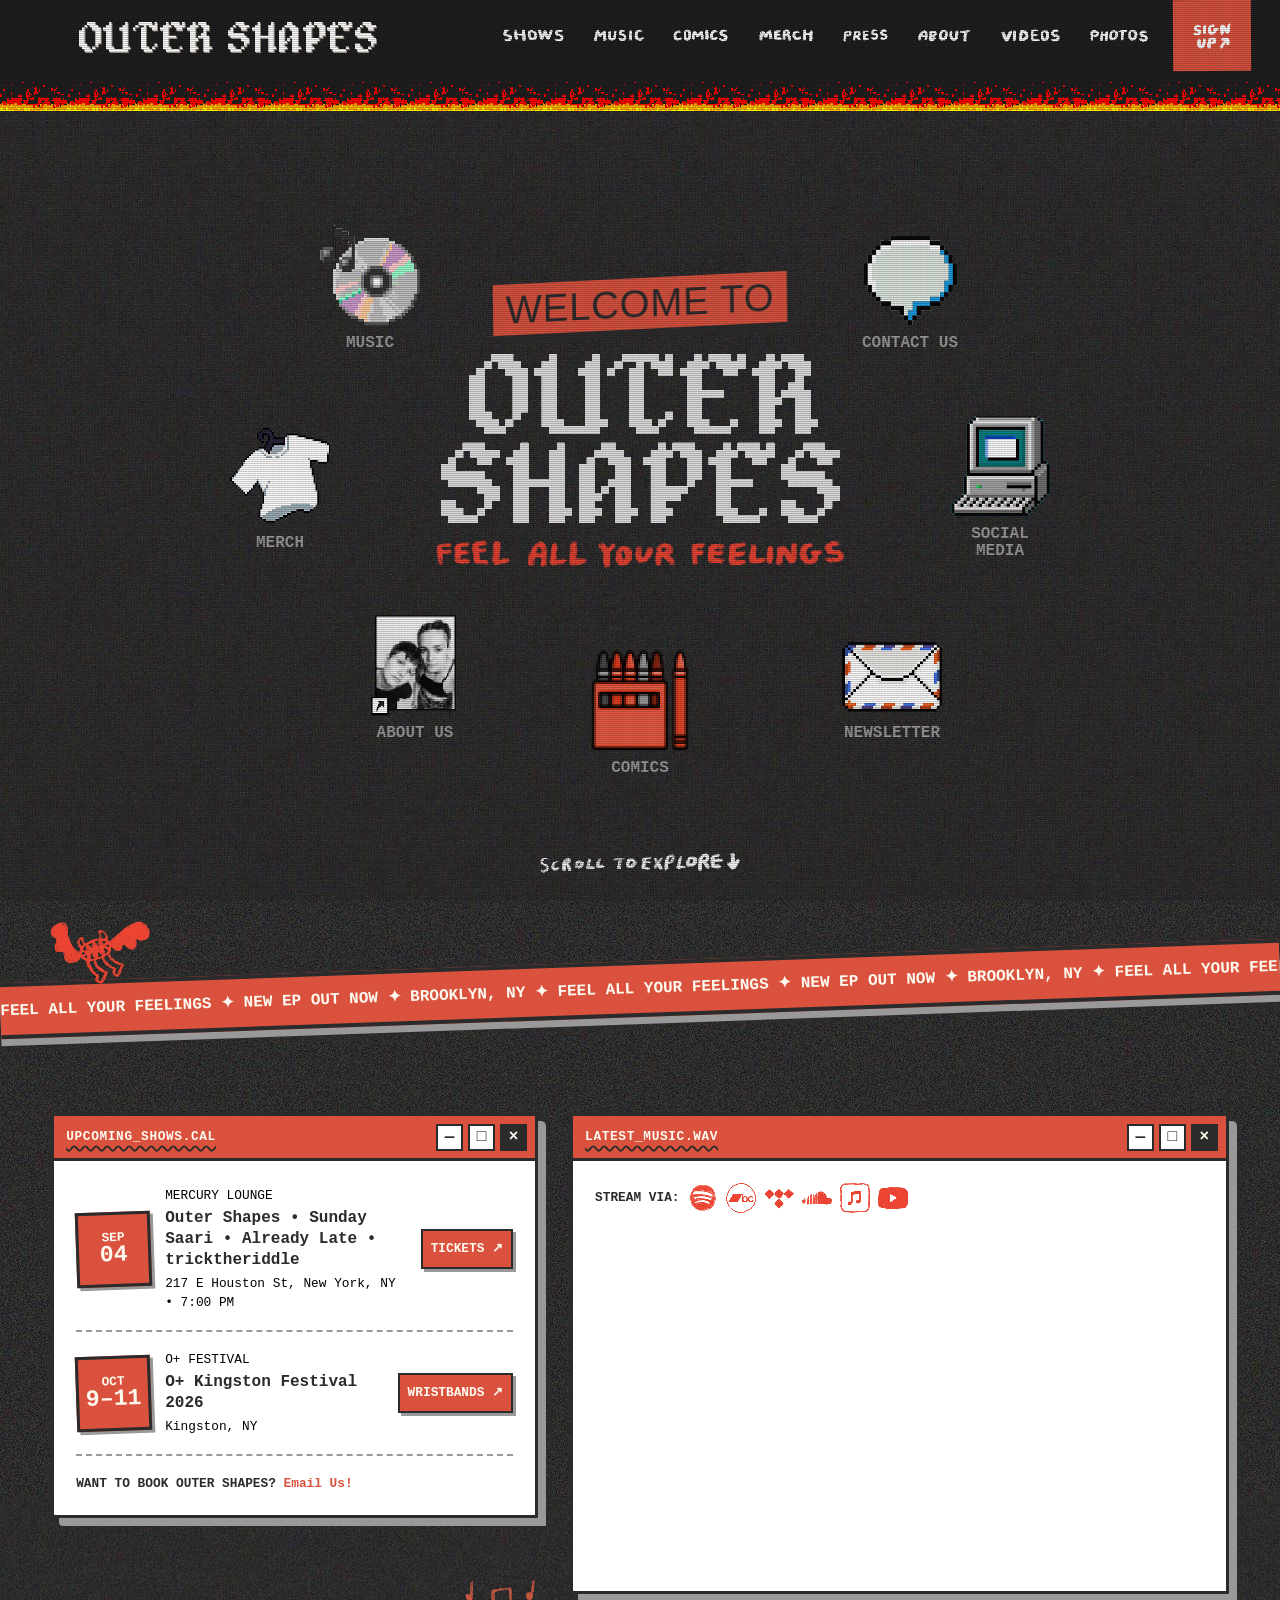
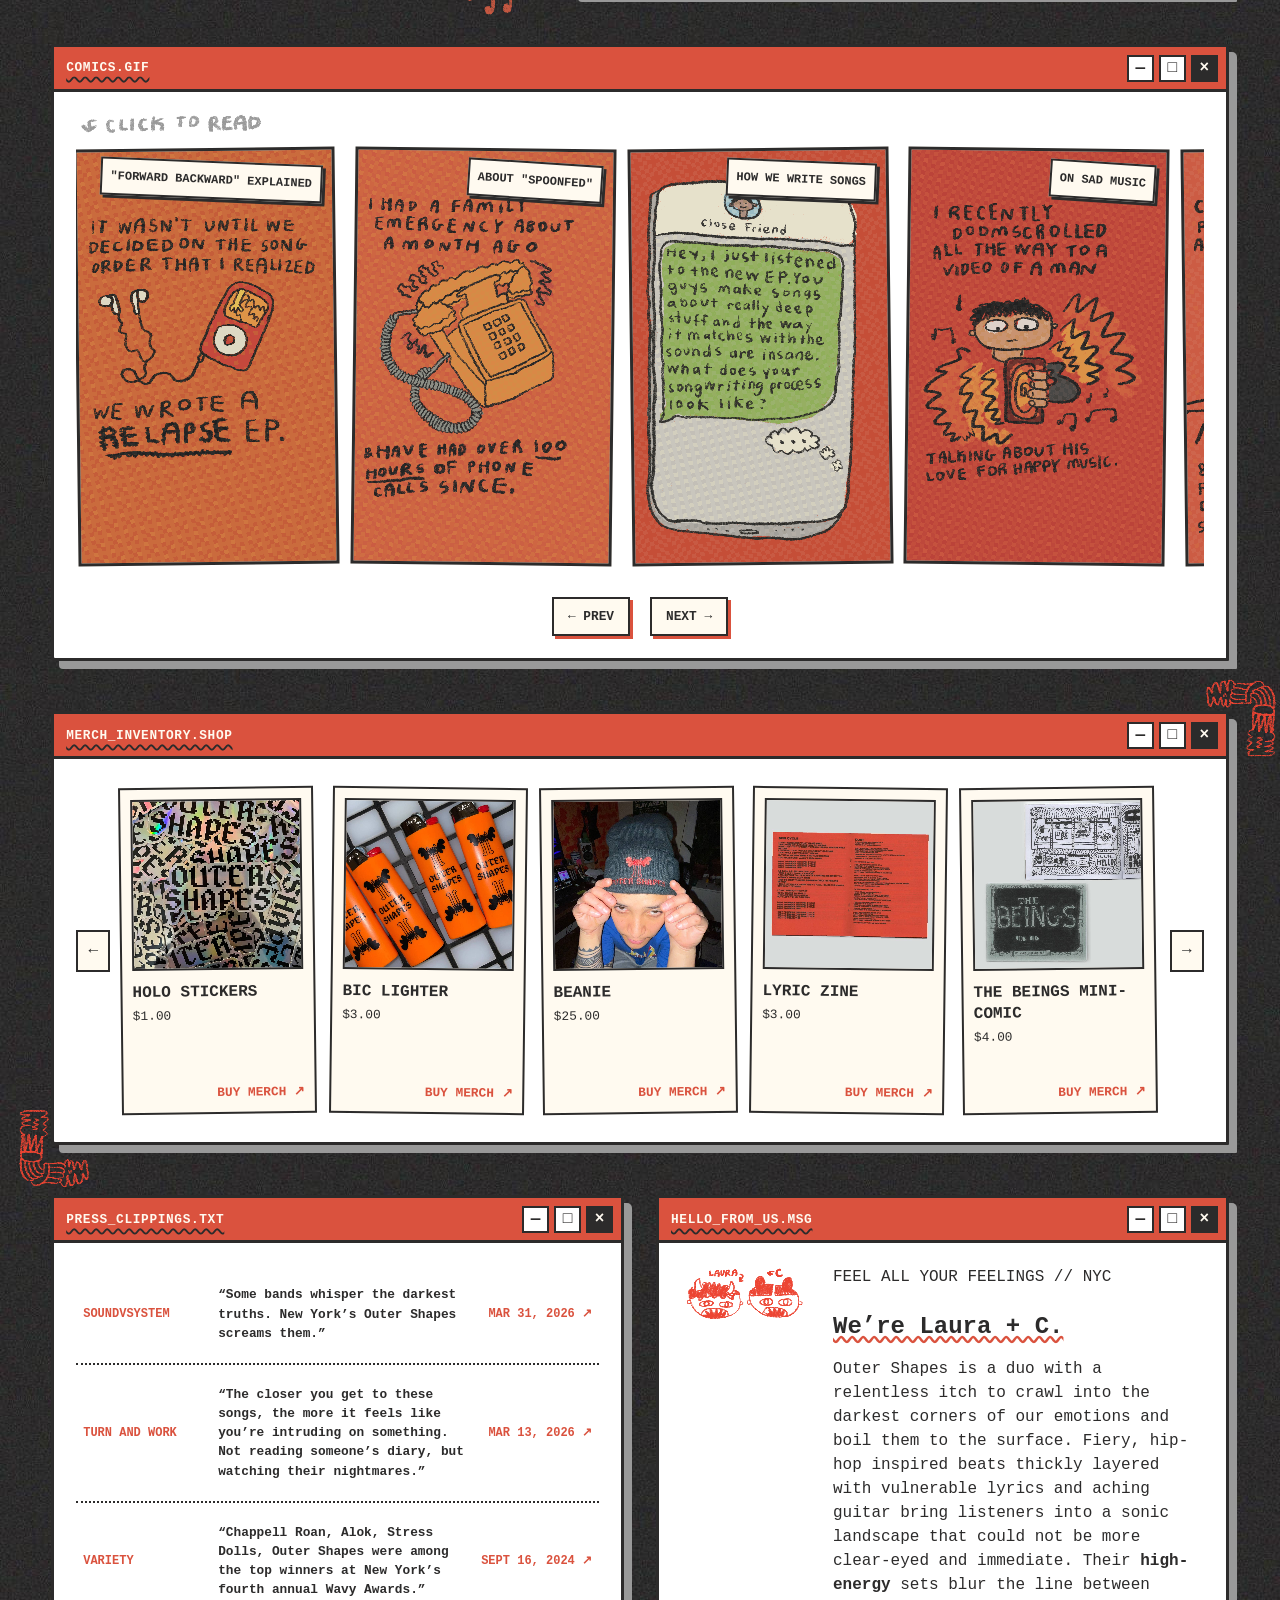
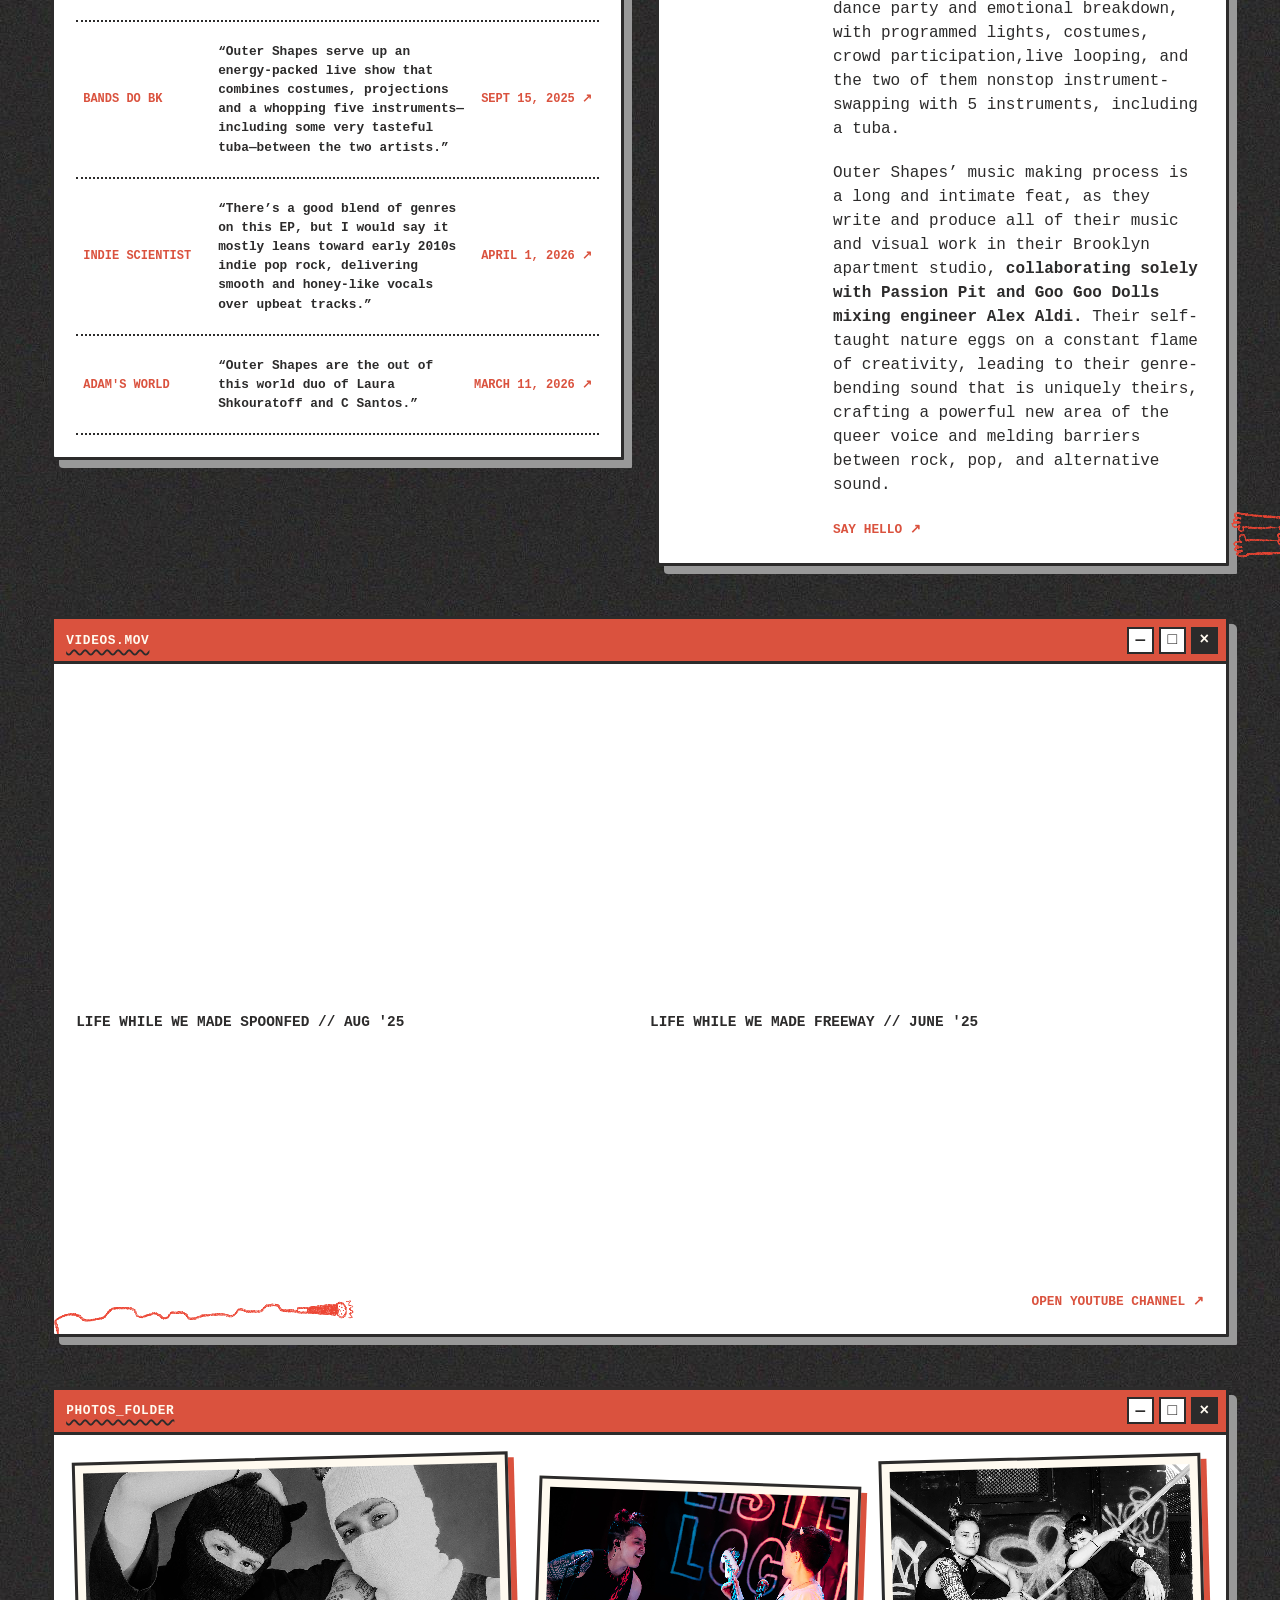
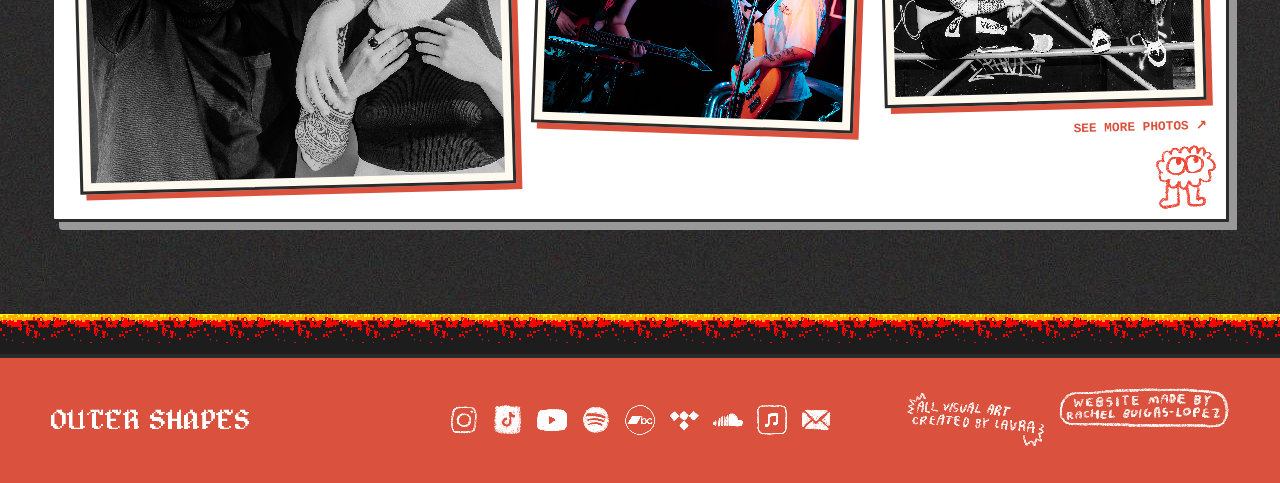
<file: index.html>
<!DOCTYPE html>
<html lang="en">

<head>
    <meta charSet="utf-8" />
    <meta name="viewport" content="width=device-width, initial-scale=1" />
    <link rel="stylesheet" href="./_next/static/css/index.4u6eTqUD.css" data-precedence="vite-rsc/importer-resources" />
    <title>Outer Shapes — Feel All Your Feelings</title>
    <meta name="description" content="Outer Shapes is an independent alt queer duo from Brooklyn, NY. Listen, see upcoming shows, explore art, videos, merch, and more." />
    <meta property="og:title" content="Outer Shapes — Feel All Your Feelings" />
    <meta property="og:description" content="New music, upcoming shows, art, videos, merch, and more from Outer Shapes." />
    <meta property="og:type" content="website" />
    <meta property="og:image" content="https://outershapes.com/og.jpg" />
    <meta property="og:image:width" content="1200" />
    <meta property="og:image:height" content="630" />
    <meta property="og:image:alt" content="Outer Shapes — Feel All Your Feelings" />
    <meta name="twitter:card" content="summary_large_image" />
    <meta name="twitter:title" content="Outer Shapes — Feel All Your Feelings" />
    <meta name="twitter:description" content="New music, upcoming shows, art, videos, merch, and more from Outer Shapes." />
    <meta name="twitter:image" content="https://outershapes.com/og.png" />
    <link rel="shortcut icon" href="./favicon.svg" />
    <link rel="icon" href="./favicon.svg" />
</head>

<body class="outershapes">
    <header class="site-header"><a class="brand" href="index.html"><img src="./brand/outer-shapes-logo.png" alt="Outer Shapes" /></a><button class="menu-button" type="button" aria-expanded="false" aria-controls="main-nav">
            MENU +
        </button>
        <nav id="main-nav">
            <a href="index.html#shows"><img class="menu-name" src="./brand/menu-shows.png" alt="Shows" />
            </a>
            <a href="index.html#music"><img class="menu-name" src="./brand/menu-music.png" alt="Music" /></a>
            <a href="index.html#comics"><img class="menu-name" src="./brand/menu-comics.png" alt="Comics" /></a>
            <a href="index.html#merch"><img class="menu-name" src="./brand/menu-merch.png" alt="Merch" /></a>
            <a href="index.html#press"><img class="menu-name" src="./brand/menu-press.png" alt="Press" /></a>
            <a href="index.html#about"><img class="menu-name" src="./brand/menu-about.png" alt="About" /></a>
            <a href="index.html#vlogs"><img class="menu-name" src="./brand/menu-videos.png" alt="Videos" /></a>
            <a href="index.html#photos"><img class="menu-name" src="./brand/menu-photos.png" alt="Photos" /></a>
            <a class="nav-signup" href="https://docs.google.com/forms/d/e/1FAIpQLSfVLvsaJmT2BF8VPXH4Ynfw4KUy13fuYPJTfwXjbSOUgd7GXw/viewform?usp=send_form" target="_blank" rel="noreferrer"><img class="menu-sign-up" src="./brand/sign-up.png" alt="Sign Up" /></a></nav>
    </header>
    <div class="fire-divider" aria-hidden="true"></div>
    <div class="header">
        <main class="landing-page">
            <section class="hero">
                <a class="icon icon-1" href="#music">
                    <img class="icons" src="./brand/music.png" alt="Music" />
                    <span>Music</span>
                </a>
                <a class="icon icon-2" href="#merch">
                    <img class="icons" src="./brand/merch.png" alt="Music" />
                    <span>Merch</span>
                </a>
                <a class="icon icon-3" href="#about">
                    <img class="icons" src="./brand/photos.png" alt="Music" />
                    <span>About Us</span>
                </a>
                <a class="icon icon-4" href="#comics">
                    <img class="icons" src="./brand/comics.png" alt="Music" />
                    <span>Comics</span>
                </a>
                <a class="icon icon-5" target="_bank" href="https://docs.google.com/forms/d/e/1FAIpQLSfVLvsaJmT2BF8VPXH4Ynfw4KUy13fuYPJTfwXjbSOUgd7GXw/viewform">
                    <img class="icons" src="./brand/email.png" alt="Music" />
                    <span>Newsletter</span>
                </a>
                <a class="icon icon-6" target="_bank" href="https://linktr.ee/outershapes">
                    <img class="icons" src="./brand/social.png" alt="Music" />
                    <span>Social Media</span>
                </a>
                <a class="icon icon-7" href="mailto:outershapesmusic@gmail.com">
                    <img class="icons" src="./brand/contact.png" alt="Music" />
                    <span>Contact Us</span>
                </a>
                <div class="center-logo">
                    <h1><span>WELCOME TO</span></h1>
                    <img src="./brand/Outer-Shapes-tall-logo.png" alt="Outer Shapes" />
                    <img src="./brand/feel-all-your-feelings.png" alt="Feel All Your Feelings" />
                </div>
            </section>
            <a href="#music" class="scroll-cue"><img src="./brand/scroll-to-explore.png" width="200" alt="Scroll to Explore" /></a>
        </main>
    </div>
    <!--<section id="home" class="hero">
            <div class="hero-copy">
                <center>
                    <h1><span>WELCOME TO</span></h1>
                    <img class="logo" src="./brand/Outer-Shapes-tall-logo.png" alt="Outer Shapes" />
                    <div class="icon-container">
                        <div><a target="_blank" href="mailto:outershapesmusic@gmail.com"><img class="icons" id="icon-contact" src="./brand/contact.png" alt="Contact" /></a></div>
                        <div><a target="_blank" href="https://docs.google.com/forms/d/e/1FAIpQLSfVLvsaJmT2BF8VPXH4Ynfw4KUy13fuYPJTfwXjbSOUgd7GXw/viewform?usp=send_form"><img class="icons" id="icon-email" src="./brand/email.png" alt="Newsletter" /></div>
                        <div><a href="#merch"><img class="icons" id="icon-merch" src="./brand/merch.png" alt="Merch" /></div>
                        <div><a href="#music"><img class="icons" id="icon-music" src="./brand/music.png" alt="Music" /></div>
                        <div><a href="#blog"><img class="icons" id="icon-social" src="./brand/social.png" alt="Blog" /></div>
                        <div><a href="#photos"><img class="icons" id="icon-photos" src="./brand/photos.png" alt="Photos" /></div>
                    </div>
                </center>
            </div>
            <a href="#music" class="scroll-cue">SCROLL TO EXPLORE ↓</a>
        </section>-->
    <div clas="illustration-wrapper">
        <img class="illustration" id="devil-fly" src="./brand/devil-fly.png">
    </div>
    <a href="https://linktr.ee/outershapes" target="_blank">
        <div class="running-line-wrapper">
            <div class="running-line">
                <span>FEEL ALL YOUR FEELINGS ✦ NEW EP OUT NOW ✦ BROOKLYN, NY ✦ FEEL ALL YOUR FEELINGS ✦ NEW EP OUT NOW ✦ BROOKLYN, NY ✦</span>
                <span>FEEL ALL YOUR FEELINGS ✦ NEW EP OUT NOW ✦ BROOKLYN, NY ✦ FEEL ALL YOUR FEELINGS ✦ NEW EP OUT NOW ✦ BROOKLYN, NY ✦</span>
                <span>FEEL ALL YOUR FEELINGS ✦ NEW EP OUT NOW ✦ BROOKLYN, NY ✦ FEEL ALL YOUR FEELINGS ✦ NEW EP OUT NOW ✦ BROOKLYN, NY ✦</span>
            </div>
        </div>
    </a>
    <div class="desktop">
        <div class="home-grid">
            <section id="shows" class="pixel-window shows-window">
                <div class="window-bar">
                    <h2>UPCOMING_SHOWS.CAL</h2>
                    <div class="window-controls" aria-hidden="true"><span>—</span><span>□</span><span>×</span></div>
                </div>
                <div class="window-body">
                    <div class="show-list">
                        <article class="show-row">
                            <div class="show-date"><b>SEP</b><strong>04</strong></div>
                            <div>
                                <p>MERCURY LOUNGE</p>
                                <h3>Outer Shapes • Sunday Saari • Already Late • tricktheriddle</h3>
                                <p>217 E Houston St, New York, NY • 7:00 PM</p>
                            </div><a href="https://www.ticketmaster.com/outer-shapes-sunday-saari-already-late-new-york-new-york-09-04-2026/event/00006503C8183D90" target="_blank" rel="noreferrer" aria-label="Tickets for MERCURY LOUNGE">TICKETS ↗</a>
                        </article>
                        <article class="show-row">
                            <div class="show-date"><b>OCT</b><strong>9–11</strong></div>
                            <div>
                                <p>O+ FESTIVAL</p>
                                <h3>O+ Kingston Festival 2026</h3>
                                <p>Kingston, NY</p>
                            </div><a href="https://opositivefestival.org/wristbands/" target="_blank" rel="noreferrer" aria-label="Tickets for MERCURY LOUNGE">WRISTBANDS ↗</a>
                        </article>
                    </div>
                    <p class="booking-note">WANT TO BOOK OUTER SHAPES? <a href="mailto:outershapesmusic@gmail.com">Email Us!</a></p>
                </div>
                <div clas="illustration-wrapper">
                    <img class="illustration" id="music-notes" src="./brand/music-notes.png">
                </div>
            </section>
            <section id="music" class="pixel-window music-window">
                <div class="window-bar">
                    <h2>LATEST_MUSIC.WAV</h2>
                    <div class="window-controls" aria-hidden="true"><span>—</span><span>□</span><span>×</span></div>
                </div>
                <div class="window-body">
                    <div class="stream-links"><span>STREAM VIA:</span>
                        <a href="https://open.spotify.com/artist/3wSdUV8WBlBxS4V2goziqi?si=vMtm8S53Qv2RVo74dpbtGA" target="_blank" rel="noreferrer"><img src="./brand/spotify-red.png" width="30" alt="Spotify" /></a>
                        <a href="https://outershapes.bandcamp.com" target="_blank" rel="noreferrer"><img src="./brand/bandcamp-red.png" width="30" alt="Bandcamp" /></a>
                        <a href="https://tidal.com/album/497326442" target="_blank" rel="noreferrer"><img src="./brand/tidal-red.png" width="30" alt="Tidal" /></a>
                        <a href="https://soundcloud.com/outershapes" target="_blank" rel="noreferrer"><img src="./brand/soundcloud-red.png" width="30" alt="SoundCloud" /></a>
                        <a href="https://music.apple.com/us/artist/outer-shapes/1584011473" target="_blank" rel="noreferrer"><img src="./brand/applemusic-red.png" width="30" alt="Apple Music" /></a>
                        <a href="https://www.youtube.com/@outershapes" target="_blank" rel="noreferrer"><img src="./brand/youtube-red.png" width="30" alt="YouTube" /></a>
                    </div>
                    <div class="release-grid">
                        <iframe style="border: 0; width: 100%; height: 120px;" src="https://bandcamp.com/EmbeddedPlayer/track=2237766353/size=large/bgcol=ffffff/linkcol=0687f5/tracklist=false/artwork=small/transparent=true/" seamless><a href="https://outershapes.bandcamp.com/track/no-bugs">NO BUGS by OUTER SHAPES</a></iframe>
                        <iframe style="border: 0; width: 100%; height: 42px;" src="https://bandcamp.com/EmbeddedPlayer/album=2277704246/size=small/bgcol=ffffff/linkcol=0687f5/track=3836500187/transparent=true/" seamless><a href="https://outershapes.bandcamp.com/album/forward-backward">FORWARD BACKWARD by OUTER SHAPES</a></iframe>
                        <iframe style="border: 0; width: 100%; height: 42px;" src="https://bandcamp.com/EmbeddedPlayer/album=2277704246/size=small/bgcol=ffffff/linkcol=0687f5/track=2134442036/transparent=true/" seamless><a href="https://outershapes.bandcamp.com/album/forward-backward">FORWARD BACKWARD by OUTER SHAPES</a></iframe>
                        <iframe style="border: 0; width: 100%; height: 42px;" src="https://bandcamp.com/EmbeddedPlayer/track=3900248381/size=small/bgcol=ffffff/linkcol=0687f5/transparent=true/" seamless><a href="https://outershapes.bandcamp.com/track/freeway">FREEWAY by OUTER SHAPES</a></iframe>
                        <iframe style="border: 0; width: 100%; height: 42px;" src="https://bandcamp.com/EmbeddedPlayer/track=793278159/size=small/bgcol=ffffff/linkcol=0687f5/transparent=true/" seamless><a href="https://outershapes.bandcamp.com/track/im-not-home">I&#39;M NOT HOME by OUTER SHAPES</a></iframe>
                    </div>
                </div>
            </section>
        </div>
        <section id="comics" class="pixel-window comics-window">
            <div class="window-bar">
                <h2>COMICS.GIF</h2>
                <div class="window-controls" aria-hidden="true">
                    <span>—</span>
                    <span>□</span>
                    <span>×</span>
                </div>
            </div>
            <div class="window-body">
                <img class="click-to-read" src="./././brand/click-to-read.png" width="180" alt="Click to Read">
                <div class="comic-strip" id="comic-carousel" aria-label="Comic gallery">
                    <a class="comic-link" href="comics-fast-forever.html">
                        <figure class="comic-panel panel-1">
                            <span class="speech">"FORWARD BACKWARD" EXPLAINED</span>
                        </figure>
                    </a>
                    <a class="comic-link" href="comics-spoonfed.html">
                        <figure class="comic-panel panel-2">
                            <span class="speech">ABOUT "SPOONFED"</span>
                        </figure>
                    </a>
                    <a class="comic-link" href="comics-your-place.html">
                        <figure class="comic-panel panel-3">
                            <span class="speech">HOW WE WRITE SONGS</span>
                        </figure>
                    </a>
                    <a class="comic-link" href="comics-dust-sad-music.html">
                        <figure class="comic-panel panel-4">
                            <span class="speech">ON SAD MUSIC</span>
                        </figure>
                    </a>
                    <a class="comic-link" href="comics-no-bugs.html">
                        <figure class="comic-panel panel-5">
                            <span class="speech">THE STORY OF "NO BUGS"</span>
                        </figure>
                    </a>
                    <a class="comic-link" href="comics-dust-psych-ward.html">
                        <figure class="comic-panel panel-6">
                            <span class="speech">BEING AT A PSYCH WARD</span>
                        </figure>
                    </a>
                    <a class="comic-link" href="comics-open-call.html">
                        <figure class="comic-panel panel-7">
                            <span class="speech">OPEN CALL</span>
                        </figure>
                    </a>
                </div>
                <div class="comic-nav" aria-label="Comic gallery controls">
                    <button class="comic-arrow comic-prev" type="button">
                        ← PREV
                    </button>
                    <button class="comic-arrow comic-next" type="button">
                        NEXT →
                    </button>
                </div>
            </div>
        </section>
        <section id="merch" class="pixel-window merch-window">
            <div clas="illustration-wrapper">
                <img class="illustration" id="corner" src="./brand/corner.png">
            </div>
            <div clas="illustration-wrapper">
                <img class="illustration" id="corner-2" src="./brand/corner.png">
            </div>
            <div class="window-bar">
                <h2>MERCH_INVENTORY.SHOP</h2>
                <div class="window-controls" aria-hidden="true">
                    <span>—</span><span>□</span><span>×</span>
                </div>
            </div>
            <div class="window-body">
                <div class="merch-carousel">
                    <button class="carousel-button carousel-button--previous" type="button" aria-label="Show previous merchandise">
                        ←
                    </button>
                    <div class="merch-grid" aria-label="Merchandise carousel">
                        <a href="https://outershapes.bandcamp.com/merch/holo-sticker" target="_blank" rel="noreferrer" class="merch-card">
                            <div class="merch-image">
                                <img src="./././brand/merch/stickers.jpg" alt="Outer Shapes Holo Stickers">
                            </div>
                            <h3>Holo Stickers</h3>
                            <p>$1.00</p>
                            <span>BUY MERCH ↗</span>
                        </a>
                        <a href="https://outershapes.bandcamp.com/merch/outer-shapes-bic-lighter" target="_blank" rel="noreferrer" class="merch-card">
                            <div class="merch-image">
                                <img src="./././brand/merch/lighters.jpg" alt="Outer Shapes Bic Lighter">
                            </div>
                            <h3>Bic Lighter</h3>
                            <p>$3.00</p>
                            <span>BUY MERCH ↗</span>
                        </a>
                        <a href="https://outershapes.bandcamp.com/merch/outer-shapes-beanie" target="_blank" rel="noreferrer" class="merch-card">
                            <div class="merch-image">
                                <img src="./././brand/merch/beanie.jpg" alt="Outer Shapes Beanie">
                            </div>
                            <h3>Beanie</h3>
                            <p>$25.00</p>
                            <span>BUY MERCH ↗</span>
                        </a>
                        <a href="https://outershapes.bandcamp.com/merch/outer-shapes-lyric-zine" target="_blank" rel="noreferrer" class="merch-card">
                            <div class="merch-image">
                                <img src="./././brand/merch/lyric-zine.jpg" alt="Outer Shapes Lyric Zine">
                            </div>
                            <h3>Lyric Zine</h3>
                            <p>$3.00</p>
                            <span>BUY MERCH ↗</span>
                        </a>
                        <a href="https://outershapes.bandcamp.com/merch/the-beings-minicomic" target="_blank" rel="noreferrer" class="merch-card">
                            <div class="merch-image">
                                <img src="./././brand/merch/the-beings-zine.jpg" alt="The Beings MiniComic">
                            </div>
                            <h3>The Beings Mini-Comic</h3>
                            <p>$4.00</p>
                            <span>BUY MERCH ↗</span>
                        </a>
                        <a href="https://outershapes.bandcamp.com/merch/journal-29-zine" target="_blank" rel="noreferrer" class="merch-card">
                            <div class="merch-image">
                                <img src="./././brand/merch/journal-zine.jpg" alt="Journal 29 Zine">
                            </div>
                            <h3>Journal 29 Zine</h3>
                            <p>$4.00</p>
                            <span>BUY MERCH ↗</span>
                        </a>
                        <a href="https://outershapes.bandcamp.com/merch/how-to-survive-resist-late-stage-capitalism-zine" target="_blank" rel="noreferrer" class="merch-card">
                            <div class="merch-image">
                                <img src="./././brand/merch/zine.jpg" alt="How to Survive & Resist Late Stage Capitalism Zine">
                            </div>
                            <h3>How to Survive & Resist Late Stage Capitalism Zine</h3>
                            <p>$4.00</p>
                            <span>BUY MERCH ↗</span>
                        </a>
                    </div>
                    <button class="carousel-button carousel-button--next" type="button" aria-label="Show next merchandise">
                        →
                    </button>
                </div>
            </div>
        </section>
        <div class="split-grid">
            <section id="press" class="pixel-window ">
                <div class="window-bar">
                    <h2>PRESS_CLIPPINGS.TXT</h2>
                    <div class="window-controls" aria-hidden="true"><span>—</span><span>□</span><span>×</span></div>
                </div>
                <div class="window-body">
                    <div class="press-list">
                        <a href="https://www.soundvsystem.com/music/alternative-alt-pop-indie-outer-shapes-new-york" target="_blank" rel="noreferrer"><span class="press-source">SOUNDVSYSTEM</span><strong>“Some bands whisper the darkest truths. New York’s Outer Shapes screams them.”</strong><span class="press-date">MAR 31, 2026
                                <!-- --> ↗</span></a>
                        <a href="https://www.turnandwork.com/music/forward-backward/" target="_blank" rel="noreferrer"><span class="press-source">TURN AND WORK</span><strong>“The closer you get to these songs, the more it feels like you’re intruding on something. Not reading someone’s diary, but watching their nightmares.”</strong><span class="press-date">MAR 13, 2026
                                <!-- --> ↗</span></a>
                        <a href="https://variety.com/2024/music/news/chappell-roan-alok-win-wavy-awards-1236144812/" target="_blank" rel="noreferrer"><span class="press-source">VARIETY</span><strong>“Chappell Roan, Alok, Stress Dolls, Outer Shapes were among the top winners at New York’s fourth annual Wavy Awards.”</strong><span class="press-date">SEPT 16, 2024
                                <!-- --> ↗</span></a>
                        <a href="https://bandsdobk.substack.com/p/the-rider-outer-shapes-top-10" target="_blank" rel="noreferrer"><span class="press-source">BANDS DO BK</span><strong>“Outer Shapes serve up an energy-packed live show that combines costumes, projections and a whopping five instruments—including some very tasteful tuba—between the two artists.”</strong><span class="press-date">SEPT 15, 2025
                                <!-- --> ↗</span></a>
                        <a href="https://indiescientist.substack.com/p/spotlight-best-releases-of-march " target="_blank" rel="noreferrer"><span class="press-source">INDIE SCIENTIST</span><strong>“There’s a good blend of genres on this EP, but I would say it mostly leans toward early 2010s indie pop rock, delivering smooth and honey-like vocals over upbeat tracks.”</strong><span class="press-date">APRIL 1, 2026
                                <!-- --> ↗</span></a>
                        <a href="https://adambernard.blogspot.com/2026/03/nyc-scene-report-outer-shapes-two-man.html" target="_blank" rel="noreferrer"><span class="press-source">ADAM'S WORLD</span><strong>“Outer Shapes are the out of this world duo of Laura Shkouratoff and C Santos.”</strong><span class="press-date">MARCH 11, 2026
                                <!-- --> ↗</span></a>
                    </div>
            </section>
            <section id="about" class="pixel-window hello-window">
                <div class="window-bar">
                    <h2>HELLO_FROM_US.MSG</h2>
                    <div class="window-controls" aria-hidden="true"><span>—</span><span>□</span><span>×</span></div>
                </div>
                <div class="window-body">
                    <div class="hello-layout">
                        <img id="heads" src="./brand/Heads.png" alt="Drawing of Laura and C" />
                        <div>
                            <p class="eyebrow">FEEL ALL YOUR FEELINGS // NYC</p>
                            <h3>We’re Laura + C.</h3>
                            <p>Outer Shapes is a duo with a relentless itch to crawl into the darkest corners of our emotions and boil them to the surface. Fiery, hip-hop inspired beats thickly layered with vulnerable lyrics and aching guitar bring listeners into a sonic landscape that could not be more clear-eyed and immediate. Their <b>high-energy</b> sets blur the line between dance party and emotional breakdown, with programmed lights, costumes, crowd participation,live looping, and the two of them nonstop instrument-swapping with 5 instruments, including a tuba.</p>
                            <p>Outer Shapes’ music making process is a long and intimate feat, as they write and produce all of their music and visual work in their Brooklyn apartment studio, <b>collaborating solely with Passion Pit and Goo Goo Dolls mixing engineer Alex Aldi.</b> Their self-taught nature eggs on a constant flame of creativity, leading to their genre-bending sound that is uniquely theirs, crafting a powerful new area of the queer voice and melding barriers between rock, pop, and alternative sound.</p><a href="mailto:outershapesmusic@gmail.com">SAY HELLO ↗</a>
                        </div>
                    </div>
                </div>
                <div clas="illustration-wrapper">
                    <img class="illustration" id="dust-lauru-2" src="./brand/dust-lauru-2.png">
                </div>
            </section>
        </div>
        <section id="vlogs" class="pixel-window vlogs-window">
            <div clas="illustration-wrapper">
                <img class="illustration" id="microphone" src="./brand/microphone.png">
            </div>
            <div class="window-bar">
                <h2>VIDEOS.MOV</h2>
                <div class="window-controls" aria-hidden="true"><span>—</span><span>□</span><span>×</span></div>
            </div>
            <div class="window-body">
                <div class="vlog-grid">
                    <div class="video-card">
                        <iframe src="https://www.youtube.com/embed/7fiYYIZZW8I?si=sY1o0ZSECW6xXyNf" title="YouTube video player" frameborder="0" allow="accelerometer; autoplay; clipboard-write; encrypted-media; gyroscope; picture-in-picture; web-share" referrerpolicy="strict-origin-when-cross-origin" allowfullscreen></iframe>
                        <p>LIFE WHILE WE MADE SPOONFED // AUG '25</p>
                    </div>
                    <div class="video-card">
                        <iframe src="https://www.youtube.com/embed/PzdHq7cFmUk?si=LXWCiw8_r2wUACKF" title="YouTube video player" frameborder="0" allow="accelerometer; autoplay; clipboard-write; encrypted-media; gyroscope; picture-in-picture; web-share" referrerpolicy="strict-origin-when-cross-origin" allowfullscreen></iframe>
                        <p>LIFE WHILE WE MADE FREEWAY // JUNE '25</p>
                        <div>
                        </div>
                    </div>
                </div>
                <div class="vlog-grid-below">
                    <div class="video-card">
                        <iframe src="https://www.youtube.com/embed/4qHgr82uCDI?cc_load_policy=3" title="YouTube video player" frameborder="0" allow="accelerometer; autoplay; clipboard-write; encrypted-media; gyroscope; picture-in-picture; web-share" referrerpolicy="strict-origin-when-cross-origin" allowfullscreen></iframe>
                        <div>
                        </div>
                    </div>
                    <div class="video-card">
                        <iframe src="https://www.youtube.com/embed/fi5wpwpoMYU?cc_load_policy=3" title="YouTube video player" frameborder="0" allow="accelerometer; autoplay; clipboard-write; encrypted-media; gyroscope; picture-in-picture; web-share" referrerpolicy="strict-origin-when-cross-origin" allowfullscreen></iframe>
                        <div>
                        </div>
                    </div>
                    <div class="video-card">
                        <iframe src="https://www.youtube.com/embed/3KvfU6x1p9I?cc_load_policy=3" title="YouTube video player" frameborder="0" allow="accelerometer; autoplay; clipboard-write; encrypted-media; gyroscope; picture-in-picture; web-share" referrerpolicy="strict-origin-when-cross-origin" allowfullscreen></iframe>
                        <a class="youtube-link" href="https://www.youtube.com/@outershapes" target="_blank" rel="noreferrer">OPEN YOUTUBE CHANNEL ↗</a>
                        <div>
                        </div>
                    </div>
                </div>
        </section>
        <section id="photos" class="pixel-window photos-window">
            <div class="window-bar">
                <h2>PHOTOS_FOLDER</h2>
                <div class="window-controls" aria-hidden="true"><span>—</span><span>□</span><span>×</span></div>
            </div>
            <div class="window-body">
                <div class="photo-grid">
                    <figure class="photo-1">
                        <div class="photo-frame"><img src="./brand/photos/Outer Shapes Main by Merissa Blitz.jpg" alt="OUTER SHAPES // ARTIST PHOTO" loading="lazy" /></div>
                        <!--<figcaption>OUTER SHAPES // ARTIST PHOTO</figcaption>-->
                    </figure>
                    <figure class="photo-2">
                        <div class="photo-frame"><img src="./brand/photos/Outer Shapes LIVE 8 by @sistahstudios_events.jpg" alt="OUTER SHAPES // PERFORMANCE PHOTO" loading="lazy" /></div>
                        <!--<figcaption>FORWARD BACKWARD // RELEASE ART</figcaption>-->
                    </figure>
                    <figure class="photo-3">
                        <div class="photo-frame"><img src="./brand/photos/Outer Shapes 5 by Merissa Blitz.jpg" alt="OUTER SHAPES // ARTIST PHOTO" loading="lazy" /></div>
                        <a class="youtube-link" href="photos.html">SEE MORE PHOTOS ↗</a>
                        <!--<figcaption>LAURA + C // PLACEHOLDER</figcaption>-->
                    </figure>
                </div>
            </div>
            <div clas="illustration-wrapper">
                <img class="illustration" id="dust-lauru" src="./brand/dust-lauru.png">
            </div>
        </section>
        <!--<div class="split-grid">
            <section id="blog" class="pixel-window blog-window">
                <div class="window-bar">
                    <h2>BLOG.TXT</h2>
                    <div class="window-controls" aria-hidden="true"><span>—</span><span>□</span><span>×</span></div>
                </div>
                <div class="window-body">
                    <article><time>DATE TK // TIME TK</time>
                        <h3>TOUR NOTE PLACEHOLDER</h3>
                        <p>Add the next tour diary entry, release note, or behind-the-scenes story here.</p><a href="https://outershapes.bandcamp.com/album/forward-backward" target="_blank" rel="noreferrer">KEEP READING ↗</a>
                    </article>
                    <article><time>DATE TK // TIME TK</time>
                        <h3>NEWS POST PLACEHOLDER</h3>
                        <p>Add another update when the final copy, date, and destination link are ready.</p><a href="https://www.instagram.com/outershapes/" target="_blank" rel="noreferrer">SEE THE RECAP ↗</a>
                    </article>
                </div>
            </section>
        </div>-->
        <!--<section class="signup-section">
            <div class="signup-bug" aria-hidden="true">✦</div>
            <p class="eyebrow">INCOMING TRANSMISSIONS</p>
            <h2>STAY IN THE LOOP.</h2>
            <p>Shows, new music, art, and occasional dispatches from the Outer Shapes universe.</p><a class="pixel-button hot" href="https://docs.google.com/forms/d/e/1FAIpQLSfVLvsaJmT2BF8VPXH4Ynfw4KUy13fuYPJTfwXjbSOUgd7GXw/viewform?usp=send_form" target="_blank" rel="noreferrer">JOIN THE EMAIL LIST ↗</a>
        </section>-->
    </div>
    <div class="fire-divider footer-fire" aria-hidden="true"></div>
    <footer>
        <div class="footer-brand"><a href="index.html"><img src="./brand/outer-shapes-logo.png" width="200" alt="Outer Shapes" /></a></div>
        <div class="footer-links">
            <a href="https://www.instagram.com/outershapes/" target="_blank" rel="noreferrer"><img src="./brand/instagram-white.png" width="30" alt="Instagram" /></a>
            <a href="https://www.tiktok.com/@outershapes" target="_blank" rel="noreferrer"><img src="./brand/tiktok-white.png" width="30" alt="Tiktok" /></a>
            <a href="https://www.youtube.com/@outershapes" target="_blank" rel="noreferrer"><img src="./brand/youtube-white.png" width="30" alt="YouTube" /></a>
            <a href="https://open.spotify.com/artist/3wSdUV8WBlBxS4V2goziqi?si=vMtm8S53Qv2RVo74dpbtGA" target="_blank" rel="noreferrer"><img src="./brand/spotify-white.png" width="30" alt="Spotify" /></a>
            <a href="https://outershapes.bandcamp.com" target="_blank" rel="noreferrer"><img src="./brand/bandcamp-white.png" width="30" alt="Bandcamp" /></a>
            <a href="https://tidal.com/album/497326442" target="_blank" rel="noreferrer"><img src="./brand/tidal-white.png" width="30" alt="Tidal" /></a>
            <a href="https://soundcloud.com/outershapes" target="_blank" rel="noreferrer"><img src="./brand/soundcloud-white.png" width="30" alt="SoundCloud" /></a>
            <a href="https://music.apple.com/us/artist/outer-shapes/1584011473" target="_blank" rel="noreferrer"><img src="./brand/applemusic-white.png" width="30" alt="Apple Music" /></a>
            <a href="mailto:outershapesmusic@gmail.com" target="_blank" rel="noreferrer"><img src="./brand/email-white.png" width="30" alt="Email" /></a>
        </div>
        <div class="art-by">
            <a href="https://www.instagram.com/shkouratoff/" target="_blank"><img id=laura src="./brand/art-by-laura.png" width="150" alt="All Visual Art Created By Laura" /></a>
            <a href="https://www.instagram.com/rachelbuigas/" target="_blank"><img id=rachel src="./brand/made-by-rachel.png" alt="Website made by Rachel Buigas-Lopez" /></div></a>
    </footer>
    </main>
    <script>
    document.querySelectorAll(".merch-carousel").forEach((carousel) => {
        const track = carousel.querySelector(".merch-grid");
        const previousButton = carousel.querySelector(
            ".carousel-button--previous"
        );
        const nextButton = carousel.querySelector(".carousel-button--next");

        function getScrollAmount() {
            const card = track.querySelector(".merch-card");
            const styles = window.getComputedStyle(track);
            const gap = parseFloat(styles.columnGap) || 0;

            return card.offsetWidth + gap;
        }

        function updateButtons() {
            const maximumScroll = track.scrollWidth - track.clientWidth;

            previousButton.disabled = track.scrollLeft <= 2;
            nextButton.disabled =
                track.scrollLeft >= maximumScroll - 2;
        }

        previousButton.addEventListener("click", () => {
            track.scrollBy({
                left: -getScrollAmount(),
                behavior: "smooth"
            });
        });

        nextButton.addEventListener("click", () => {
            track.scrollBy({
                left: getScrollAmount(),
                behavior: "smooth"
            });
        });

        track.addEventListener("scroll", updateButtons);
        window.addEventListener("resize", updateButtons);

        updateButtons();
    });
    </script>
    <script>
    document.addEventListener("DOMContentLoaded", () => {
        const carousel = document.querySelector("#comic-carousel");
        const previousButton = document.querySelector(".comic-prev");
        const nextButton = document.querySelector(".comic-next");

        if (!carousel || !previousButton || !nextButton) {
            console.error("Carousel controls were not found.");
            return;
        }

        const panels = Array.from(
            carousel.querySelectorAll(".comic-link")
        );

        const reduceMotion = window.matchMedia(
            "(prefers-reduced-motion: reduce)"
        );

        function getScrollBehavior() {
            return reduceMotion.matches ? "auto" : "smooth";
        }

        function getMaximumScroll() {
            return carousel.scrollWidth - carousel.clientWidth;
        }

        function getPanelStep() {
            if (panels.length < 2) return carousel.clientWidth;

            const firstPanel = panels[0].getBoundingClientRect();
            const secondPanel = panels[1].getBoundingClientRect();

            return secondPanel.left - firstPanel.left;
        }

        function showNextPanel() {
            const currentPosition = carousel.scrollLeft;
            const maximumScroll = getMaximumScroll();
            const step = getPanelStep();
            const tolerance = 5;

            /* If we're at the end, cycle back to the beginning */
            if (currentPosition >= maximumScroll - tolerance) {
                carousel.scrollTo({
                    left: 0,
                    behavior: getScrollBehavior()
                });
                return;
            }

            /* Otherwise move forward one panel */
            carousel.scrollTo({
                left: Math.min(currentPosition + step, maximumScroll),
                behavior: getScrollBehavior()
            });
        }

        function showPreviousPanel() {
            const currentPosition = carousel.scrollLeft;
            const maximumScroll = getMaximumScroll();
            const step = getPanelStep();
            const tolerance = 5;

            /* If we're at the beginning, cycle to the end */
            if (currentPosition <= tolerance) {
                carousel.scrollTo({
                    left: maximumScroll,
                    behavior: getScrollBehavior()
                });
                return;
            }

            /* Otherwise move back one panel */
            carousel.scrollTo({
                left: Math.max(currentPosition - step, 0),
                behavior: getScrollBehavior()
            });
        }

        nextButton.addEventListener("click", showNextPanel);
        previousButton.addEventListener("click", showPreviousPanel);

        /* Keyboard controls */
        carousel.setAttribute("tabindex", "0");

        carousel.addEventListener("keydown", (event) => {
            if (event.key === "ArrowRight") {
                event.preventDefault();
                showNextPanel();
            }

            if (event.key === "ArrowLeft") {
                event.preventDefault();
                showPreviousPanel();
            }
        });
    });
    </script>
    <script>
    const menuButton = document.querySelector(".menu-button");
    const mainNav = document.querySelector("#main-nav");

    menuButton.addEventListener("click", () => {
        const isOpen = mainNav.classList.toggle("open");

        menuButton.setAttribute("aria-expanded", String(isOpen));
        menuButton.textContent = isOpen ? "MENU −" : "MENU +";
    });

    // Close the menu after selecting an internal link.
    mainNav.querySelectorAll("a").forEach((link) => {
        link.addEventListener("click", () => {
            mainNav.classList.remove("open");
            menuButton.setAttribute("aria-expanded", "false");
            menuButton.textContent = "MENU +";
        });
    });

    // Allow the Escape key to close the menu.
    document.addEventListener("keydown", (event) => {
        if (event.key === "Escape") {
            mainNav.classList.remove("open");
            menuButton.setAttribute("aria-expanded", "false");
            menuButton.textContent = "MENU +";
            menuButton.focus();
        }
    });
    </script>
</body>

</html>
</file>
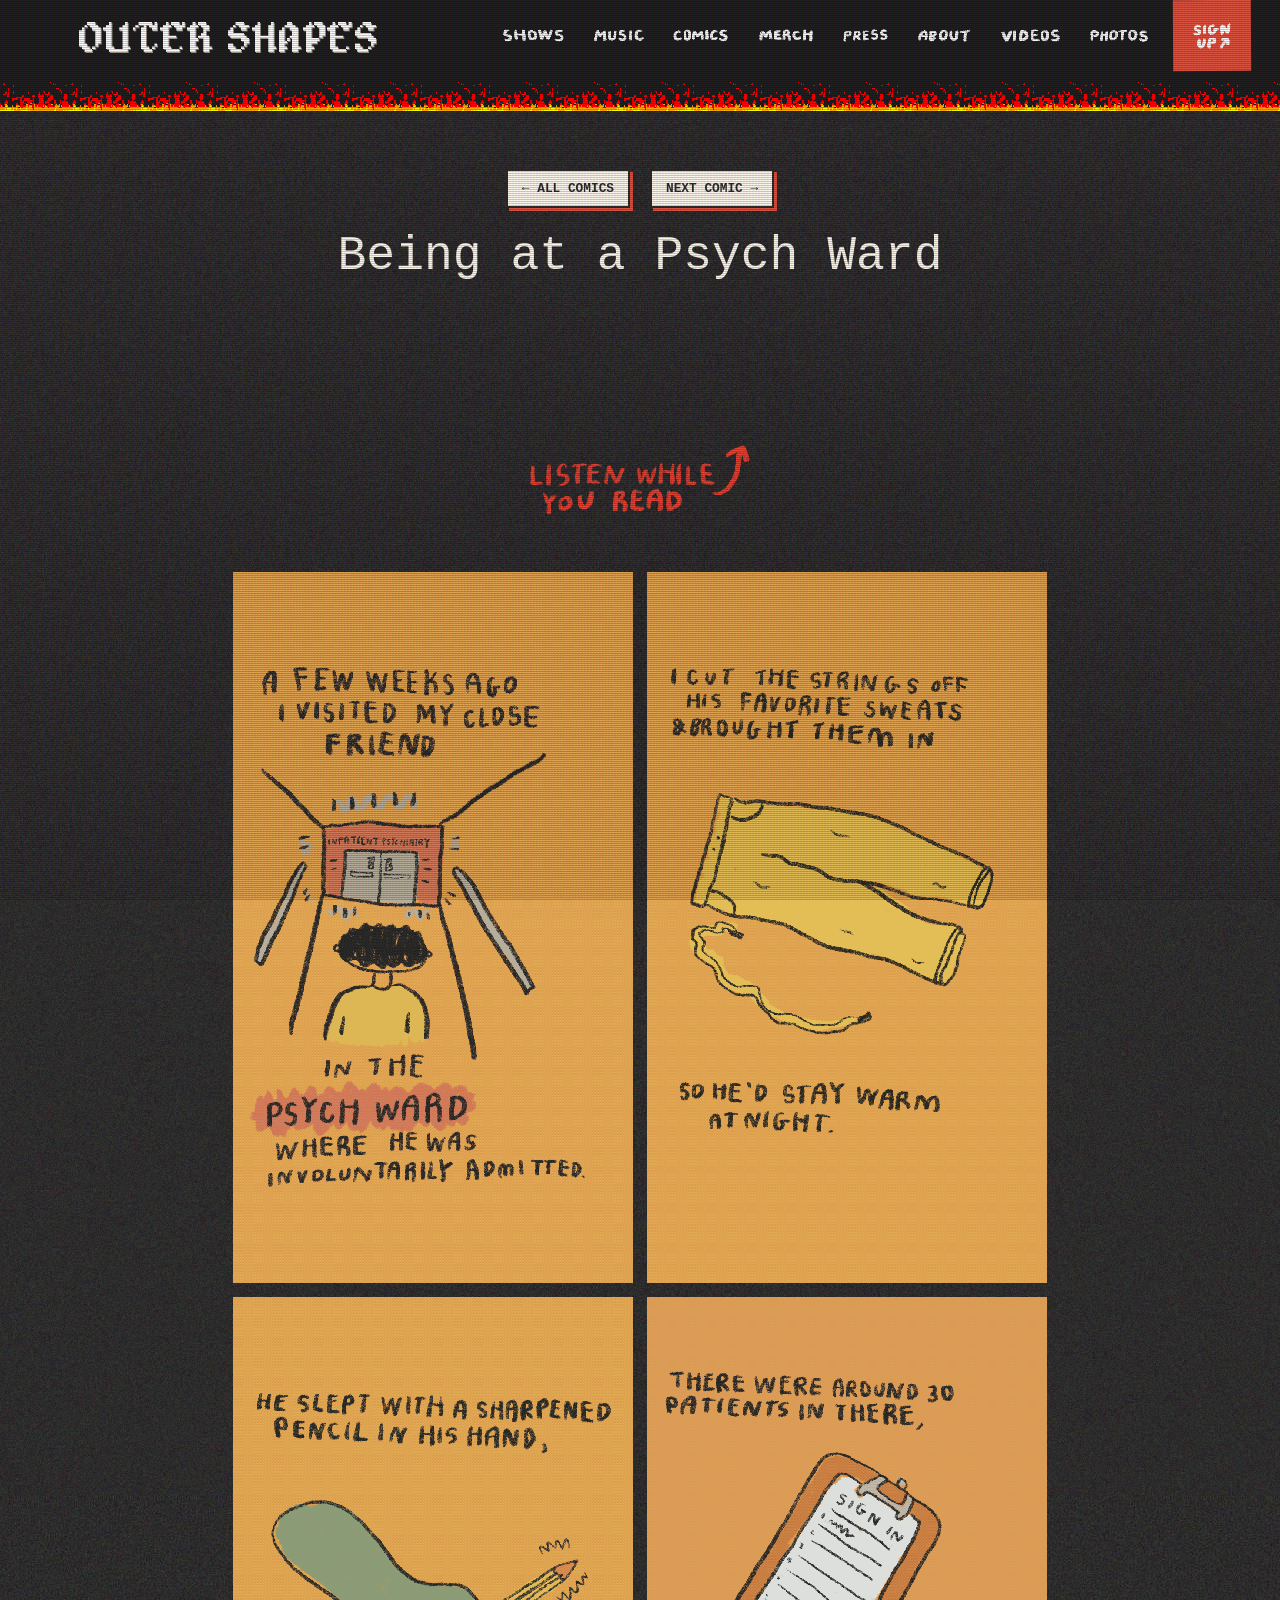
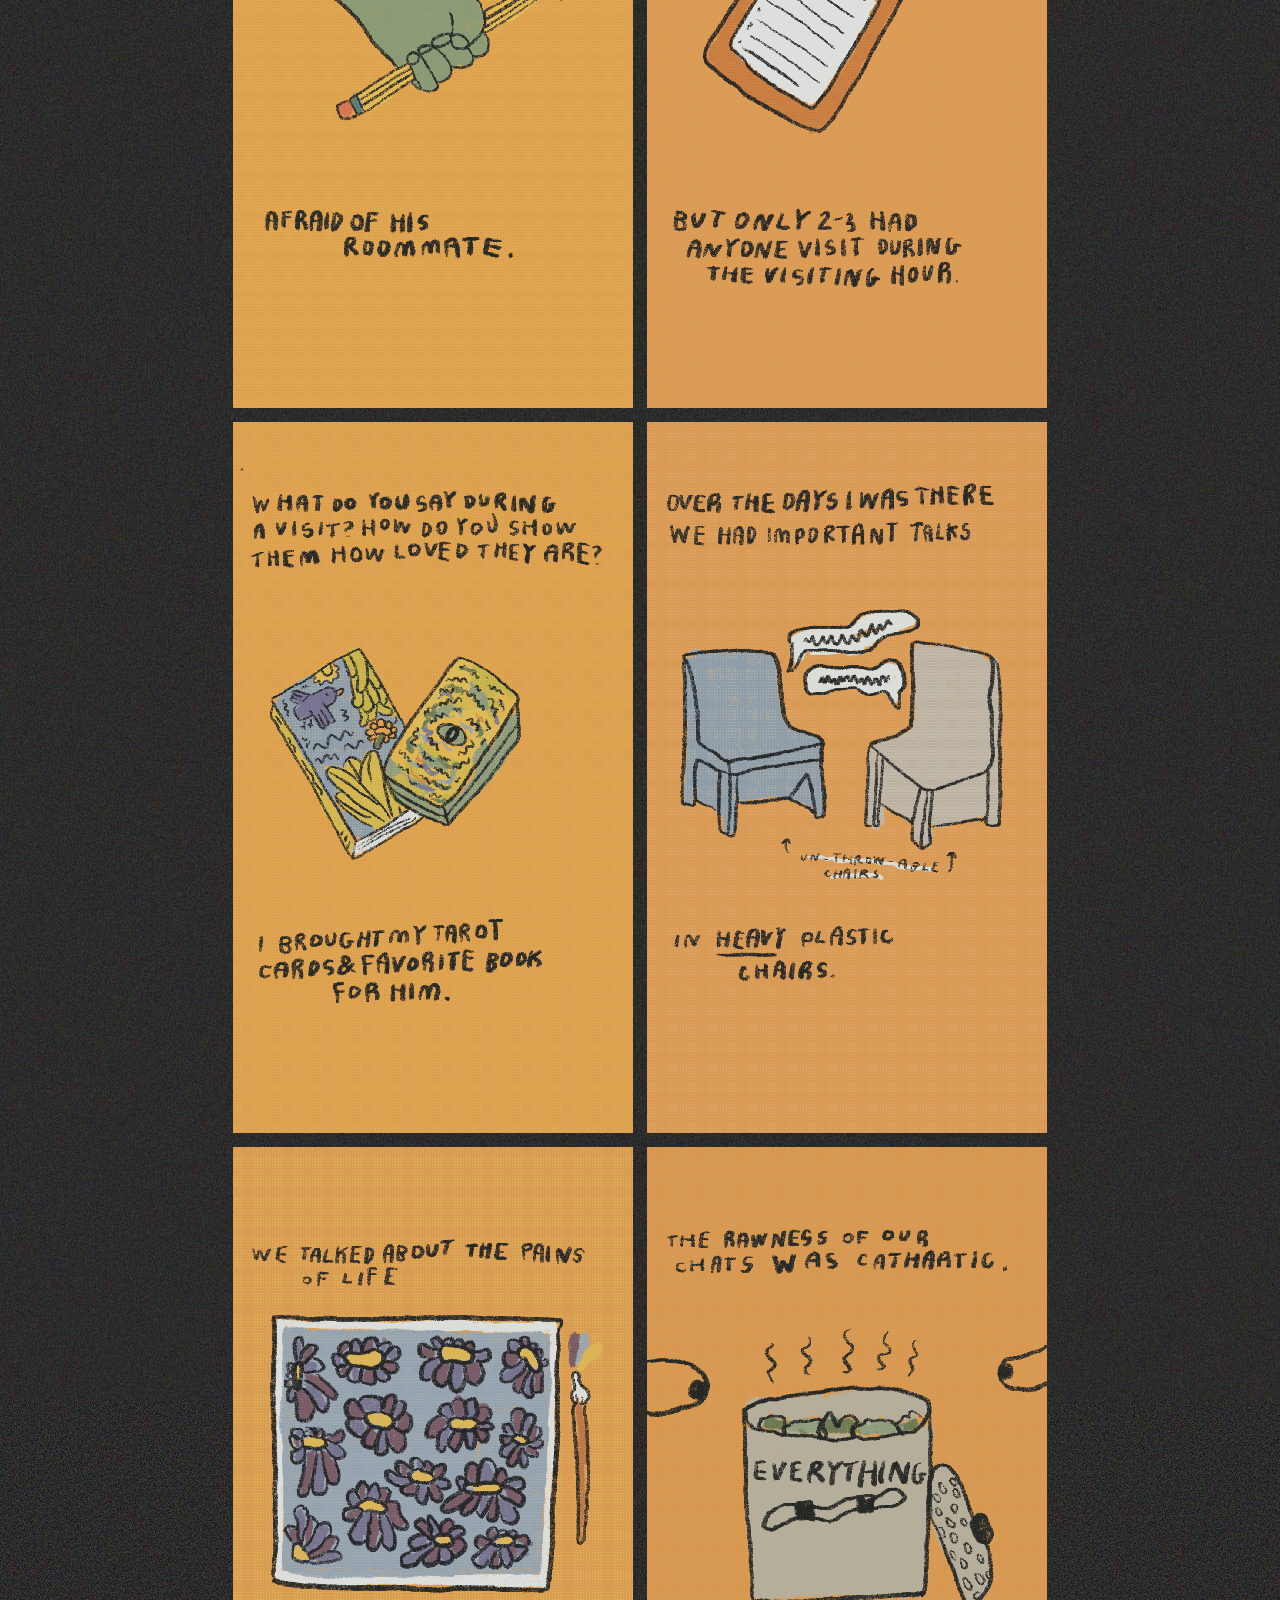
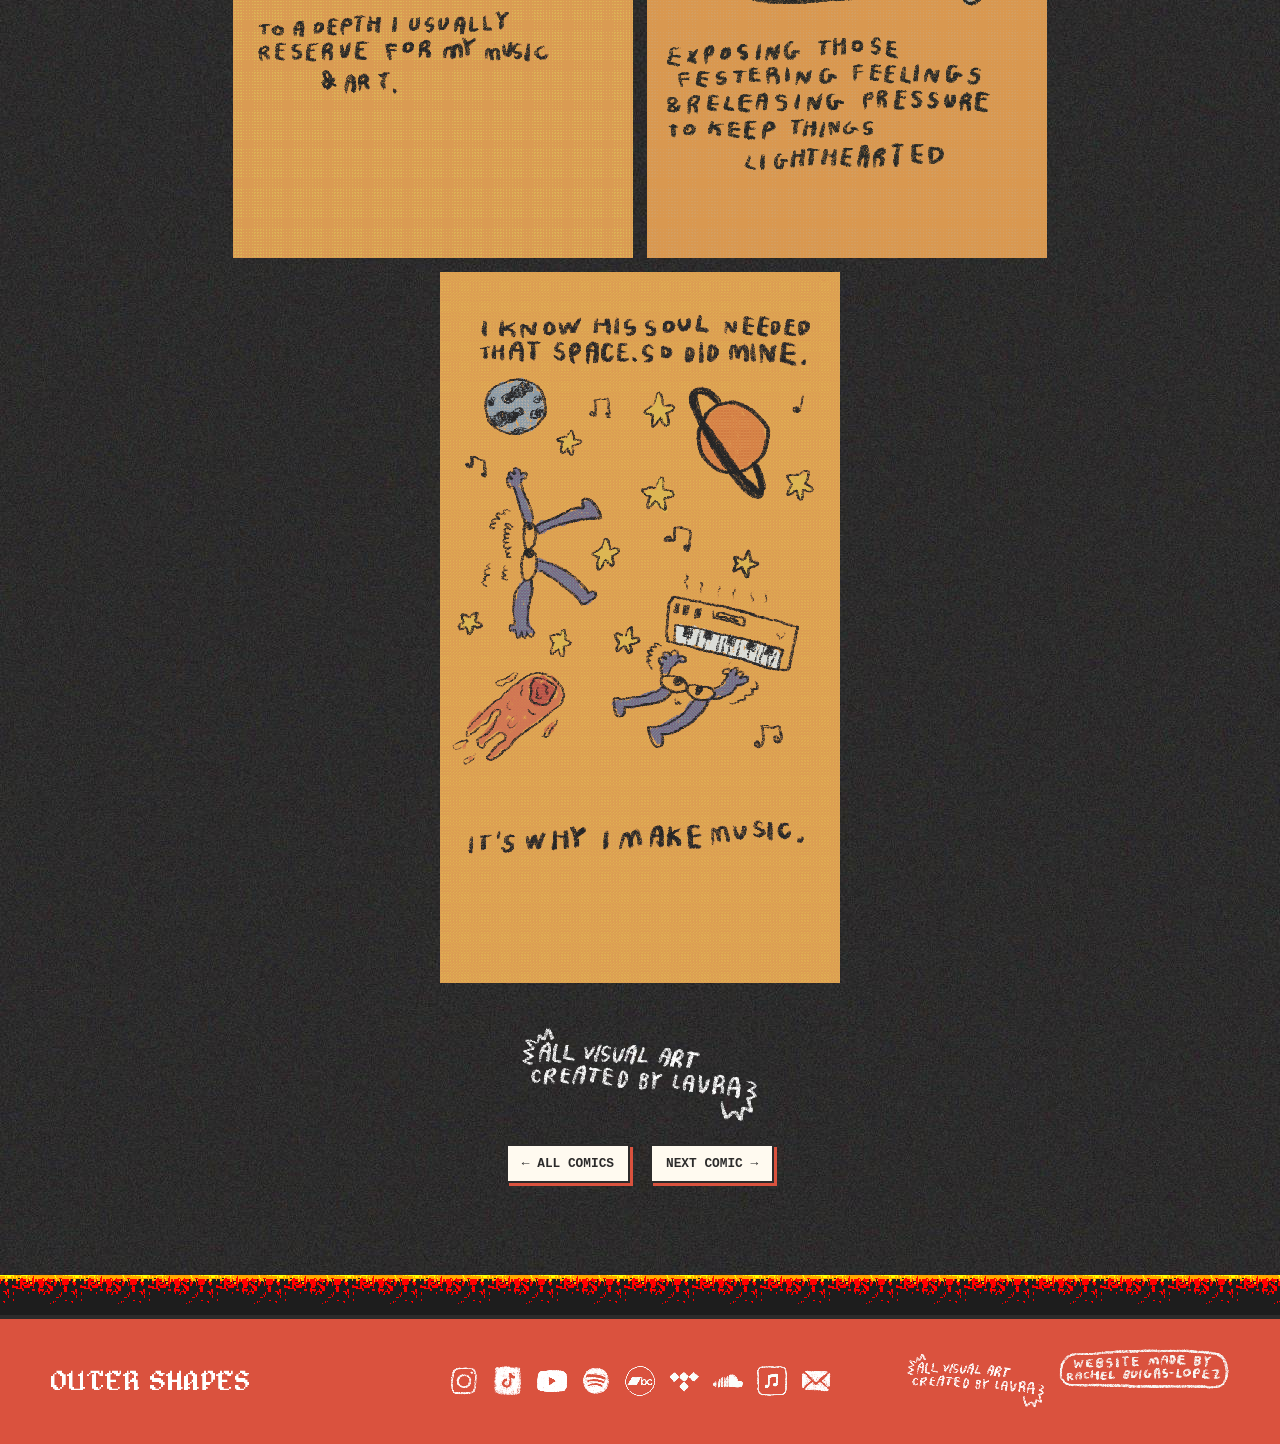
<file: comics-dust-psych-ward.html>
<!DOCTYPE html>
<html lang="en">

<head>
    <meta charSet="utf-8" />
    <meta name="viewport" content="width=device-width, initial-scale=1" />
    <link rel="stylesheet" href="./_next/static/css/index.4u6eTqUD.css" data-rsc-css-href="./_next/static/css/index.4u6eTqUD.css" data-precedence="vite-rsc/importer-resources" />
    <title>Outer Shapes — Feel All Your Feelings</title>
    <meta name="description" content="Outer Shapes is an independent alt queer duo from Brooklyn, NY. Listen, see upcoming shows, explore art, videos, merch, and more." />
    <meta property="og:title" content="Outer Shapes — Feel All Your Feelings" />
    <meta property="og:description" content="New music, upcoming shows, art, videos, merch, and more from Outer Shapes." />
    <meta property="og:type" content="website" />
    <meta property="og:image" content="https://outershapes.com/og.jpg" />
    <meta property="og:image:width" content="1200" />
    <meta property="og:image:height" content="630" />
    <meta property="og:image:alt" content="Outer Shapes — Feel All Your Feelings" />
    <meta name="twitter:card" content="summary_large_image" />
    <meta name="twitter:title" content="Outer Shapes — Feel All Your Feelings" />
    <meta name="twitter:description" content="New music, upcoming shows, art, videos, merch, and more from Outer Shapes." />
    <meta name="twitter:image" content="https://outershapes.com/og.png" />
    <link rel="shortcut icon" href="./favicon.svg" />
    <link rel="icon" href="./favicon.svg" />
</head>

<body class="outershapes">
    <header class="site-header"><a class="brand" href="index.html"><img src="./brand/outer-shapes-logo.png" alt="Outer Shapes" /></a><button class="menu-button" type="button" aria-expanded="false" aria-controls="main-nav">
            MENU +
        </button>
        <nav id="main-nav">
            <a href="index.html#shows"><img class="menu-name" src="./brand/menu-shows.png" alt="Shows" />
            </a>
            <a href="index.html#music"><img class="menu-name" src="./brand/menu-music.png" alt="Music" /></a>
            <a href="index.html#comics"><img class="menu-name" src="./brand/menu-comics.png" alt="Comics" /></a>
            <a href="index.html#merch"><img class="menu-name" src="./brand/menu-merch.png" alt="Merch" /></a>
            <a href="index.html#press"><img class="menu-name" src="./brand/menu-press.png" alt="Press" /></a>
            <a href="index.html#about"><img class="menu-name" src="./brand/menu-about.png" alt="About" /></a>
            <a href="index.html#vlogs"><img class="menu-name" src="./brand/menu-videos.png" alt="Videos" /></a>
            <a href="index.html#photos"><img class="menu-name" src="./brand/menu-photos.png" alt="Photos" /></a>
            <a class="nav-signup" href="https://docs.google.com/forms/d/e/1FAIpQLSfVLvsaJmT2BF8VPXH4Ynfw4KUy13fuYPJTfwXjbSOUgd7GXw/viewform?usp=send_form" target="_blank" rel="noreferrer"><img class="menu-sign-up" src="./brand/sign-up.png" alt="Sign Up" /></a></nav>
    </header>
    <div class="fire-divider" aria-hidden="true"></div>
    <div class="desktop">
        <div class="comic-nav" aria-label="Comic gallery controls">
            <button class="comic-arrow" type="button">
                <a href="index.html#comics">← ALL COMICS</a>
            </button>
            <button class="comic-arrow" type="button">
                <a href="comics-open-call.html">NEXT COMIC →</a>
            </button>
        </div>
        <h1>Being at a Psych Ward</h1>
        <div class="bandcamp-embed">
            <iframe style="border: 0; width: 400px; height: 120px;" src="https://bandcamp.com/EmbeddedPlayer/album=2277704246/size=large/bgcol=ffffff/linkcol=0687f5/tracklist=false/artwork=small/track=2134442036/transparent=true/" seamless><a href="https://outershapes.bandcamp.com/album/forward-backward">FORWARD BACKWARD by OUTER SHAPES</a></iframe></div>
        <center><img id="listen" src="./brand/listen-while-you-read.png" width="220" alt=""></center>
        <div class="comic-page">
            <div class="cell"><img src="./brand/comics/dust-psych-ward/IMG_1357.GIF" alt="Outer Shapes" /></div>
            <div class="cell"><img src="./brand/comics/dust-psych-ward/IMG_1359.GIF" alt="Outer Shapes" /></div>
            <div class="cell"><img src="./brand/comics/dust-psych-ward/IMG_1362.GIF" alt="Outer Shapes" /></div>
            <div class="cell"><img src="./brand/comics/dust-psych-ward/IMG_1364.GIF" alt="Outer Shapes" /></div>
            <div class="cell"><img src="./brand/comics/dust-psych-ward/IMG_1366.GIF" alt="Outer Shapes" /></div>
            <div class="cell"><img src="./brand/comics/dust-psych-ward/IMG_1368.GIF" alt="Outer Shapes" /></div>
            <div class="cell"><img src="./brand/comics/dust-psych-ward/IMG_1369.GIF" alt="Outer Shapes" /></div>
            <div class="cell"><img src="./brand/comics/dust-psych-ward/IMG_1371.GIF" alt="Outer Shapes" /></div>
            <div class="cell"><img src="./brand/comics/dust-psych-ward/IMG_1373.GIF" alt="Outer Shapes" /></div>
        </div>
        <center><img src="./brand/art-by-laura.png" width="250" alt="All Visual Art Created By Laura" /></center>
        <div class="comic-nav" aria-label="Comic gallery controls">
            <button class="comic-arrow" type="button">
                <a href="index.html#comics">← ALL COMICS</a>
            </button>
            <button class="comic-arrow" type="button">
                <a href="comics-open-call.html">NEXT COMIC →</a>
            </button>
        </div>
    </div>
    <div class="fire-divider footer-fire" aria-hidden="true"></div>
    <footer>
        <div class="footer-brand"><a href="index.html"><img src="./brand/outer-shapes-logo.png" width="200" alt="Outer Shapes" /></a></div>
        <div class="footer-links">
            <a href="https://www.instagram.com/outershapes/" target="_blank" rel="noreferrer"><img src="./brand/instagram-white.png" width="30" alt="Instagram" /></a>
            <a href="https://www.tiktok.com/@outershapes" target="_blank" rel="noreferrer"><img src="./brand/tiktok-white.png" width="30" alt="Tiktok" /></a>
            <a href="https://www.youtube.com/@outershapes" target="_blank" rel="noreferrer"><img src="./brand/youtube-white.png" width="30" alt="YouTube" /></a>
            <a href="https://open.spotify.com/artist/3wSdUV8WBlBxS4V2goziqi?si=vMtm8S53Qv2RVo74dpbtGA" target="_blank" rel="noreferrer"><img src="./brand/spotify-white.png" width="30" alt="Spotify" /></a>
            <a href="https://outershapes.bandcamp.com" target="_blank" rel="noreferrer"><img src="./brand/bandcamp-white.png" width="30" alt="Bandcamp" /></a>
            <a href="https://tidal.com/album/497326442" target="_blank" rel="noreferrer"><img src="./brand/tidal-white.png" width="30" alt="Tidal" /></a>
            <a href="https://soundcloud.com/outershapes" target="_blank" rel="noreferrer"><img src="./brand/soundcloud-white.png" width="30" alt="SoundCloud" /></a>
            <a href="https://music.apple.com/us/artist/outer-shapes/1584011473" target="_blank" rel="noreferrer"><img src="./brand/applemusic-white.png" width="30" alt="Apple Music" /></a>
            <a href="mailto:outershapesmusic@gmail.com" target="_blank" rel="noreferrer"><img src="./brand/email-white.png" width="30" alt="Email" /></a>
        </div>
        <div class="art-by">
            <a href="https://www.instagram.com/shkouratoff/" target="_blank"><img id=laura src="./brand/art-by-laura.png" width="150" alt="All Visual Art Created By Laura" /></a>
            <a href="https://www.instagram.com/rachelbuigas/" target="_blank"><img id=rachel src="./brand/made-by-rachel.png" alt="Website made by Rachel Buigas-Lopez" /></div></a>
    </footer>
    </main>
    <script>
    const menuButton = document.querySelector(".menu-button");
    const mainNav = document.querySelector("#main-nav");

    menuButton.addEventListener("click", () => {
        const isOpen = mainNav.classList.toggle("open");

        menuButton.setAttribute("aria-expanded", String(isOpen));
        menuButton.textContent = isOpen ? "MENU −" : "MENU +";
    });

    // Close the menu after selecting an internal link.
    mainNav.querySelectorAll("a").forEach((link) => {
        link.addEventListener("click", () => {
            mainNav.classList.remove("open");
            menuButton.setAttribute("aria-expanded", "false");
            menuButton.textContent = "MENU +";
        });
    });

    // Allow the Escape key to close the menu.
    document.addEventListener("keydown", (event) => {
        if (event.key === "Escape") {
            mainNav.classList.remove("open");
            menuButton.setAttribute("aria-expanded", "false");
            menuButton.textContent = "MENU +";
            menuButton.focus();
        }
    });
    </script>
</body>

</html>
</file>
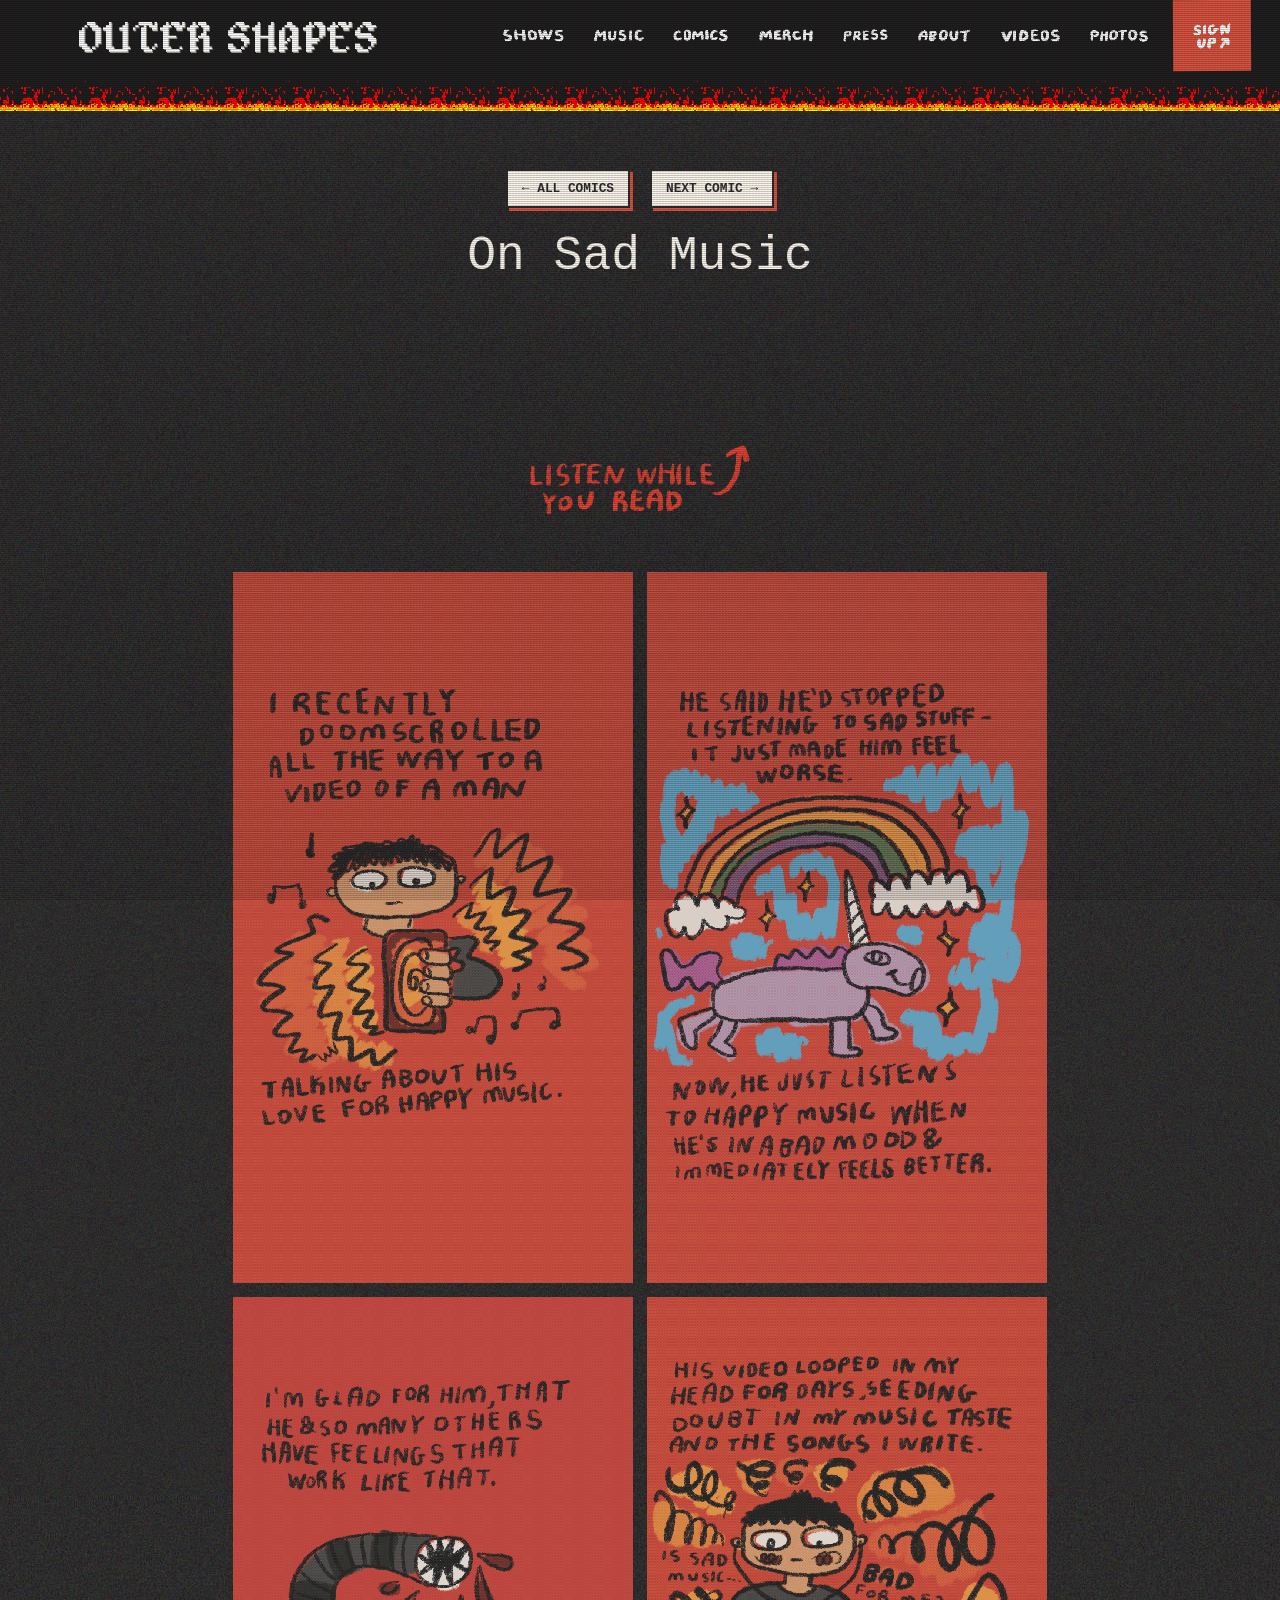
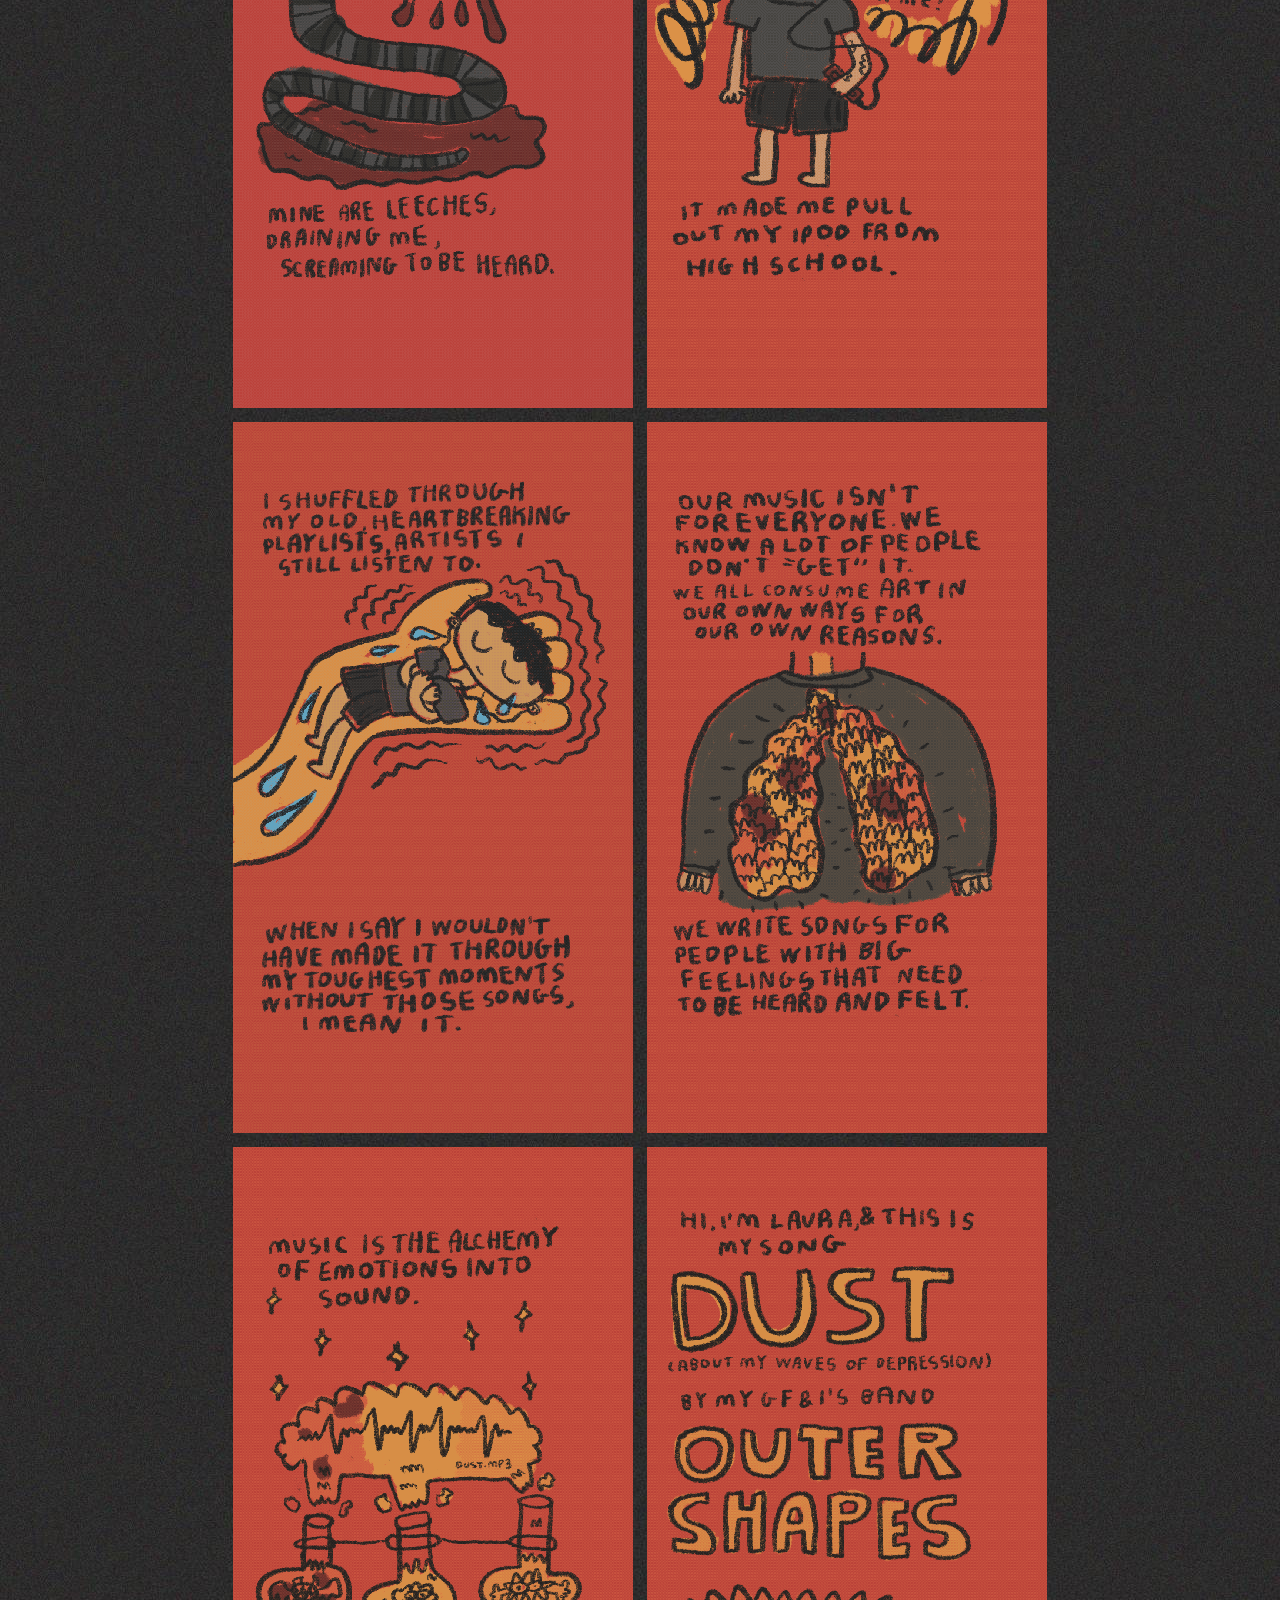
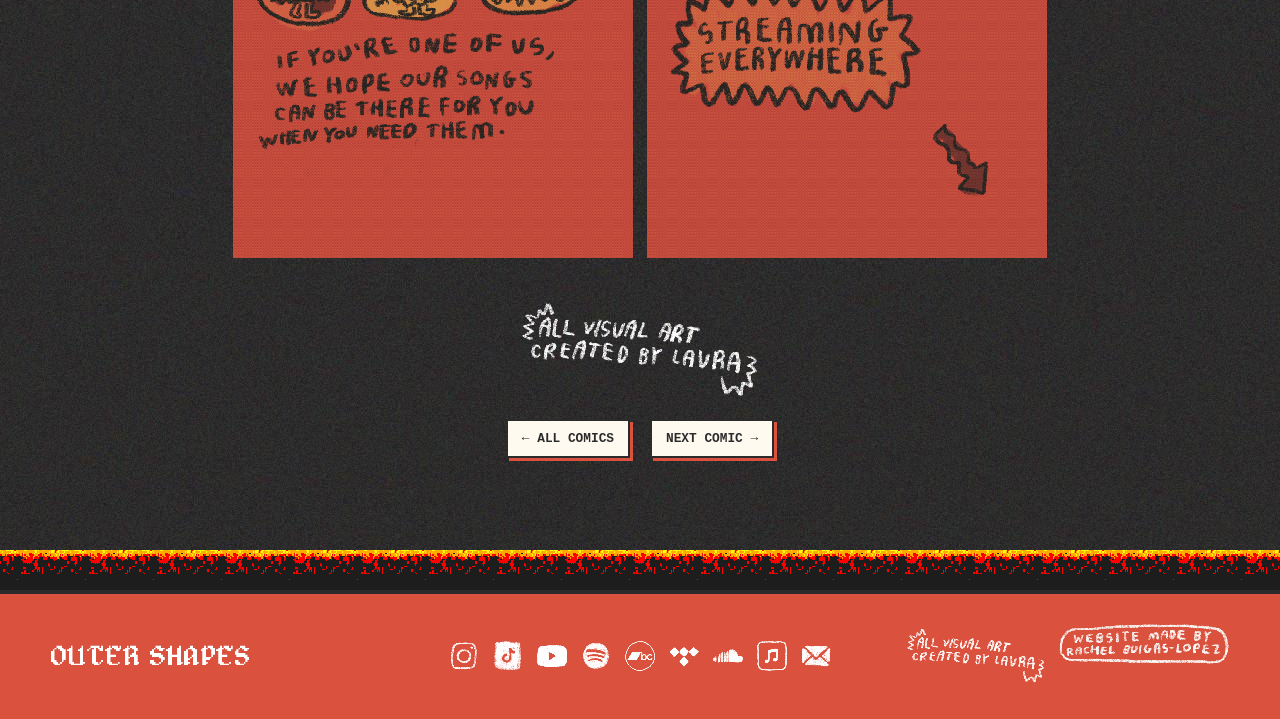
<file: comics-dust-sad-music.html>
<!DOCTYPE html>
<html lang="en">

<head>
    <meta charSet="utf-8" />
    <meta name="viewport" content="width=device-width, initial-scale=1" />
    <link rel="stylesheet" href="./_next/static/css/index.4u6eTqUD.css" data-rsc-css-href="./_next/static/css/index.4u6eTqUD.css" data-precedence="vite-rsc/importer-resources" />
    <title>Outer Shapes — Feel All Your Feelings</title>
    <meta name="description" content="Outer Shapes is an independent alt queer duo from Brooklyn, NY. Listen, see upcoming shows, explore art, videos, merch, and more." />
    <meta property="og:title" content="Outer Shapes — Feel All Your Feelings" />
    <meta property="og:description" content="New music, upcoming shows, art, videos, merch, and more from Outer Shapes." />
    <meta property="og:type" content="website" />
    <meta property="og:image" content="https://outershapes.com/og.jpg" />
    <meta property="og:image:width" content="1200" />
    <meta property="og:image:height" content="630" />
    <meta property="og:image:alt" content="Outer Shapes — Feel All Your Feelings" />
    <meta name="twitter:card" content="summary_large_image" />
    <meta name="twitter:title" content="Outer Shapes — Feel All Your Feelings" />
    <meta name="twitter:description" content="New music, upcoming shows, art, videos, merch, and more from Outer Shapes." />
    <meta name="twitter:image" content="https://outershapes.com/og.png" />
    <link rel="shortcut icon" href="./favicon.svg" />
    <link rel="icon" href="./favicon.svg" />
</head>

<body class="outershapes">
    <header class="site-header"><a class="brand" href="index.html"><img src="./brand/outer-shapes-logo.png" alt="Outer Shapes" /></a><button class="menu-button" type="button" aria-expanded="false" aria-controls="main-nav">
            MENU +
        </button>
        <nav id="main-nav">
            <a href="index.html#shows"><img class="menu-name" src="./brand/menu-shows.png" alt="Shows" />
            </a>
            <a href="index.html#music"><img class="menu-name" src="./brand/menu-music.png" alt="Music" /></a>
            <a href="index.html#comics"><img class="menu-name" src="./brand/menu-comics.png" alt="Comics" /></a>
            <a href="index.html#merch"><img class="menu-name" src="./brand/menu-merch.png" alt="Merch" /></a>
            <a href="index.html#press"><img class="menu-name" src="./brand/menu-press.png" alt="Press" /></a>
            <a href="index.html#about"><img class="menu-name" src="./brand/menu-about.png" alt="About" /></a>
            <a href="index.html#vlogs"><img class="menu-name" src="./brand/menu-videos.png" alt="Videos" /></a>
            <a href="index.html#photos"><img class="menu-name" src="./brand/menu-photos.png" alt="Photos" /></a>
            <a class="nav-signup" href="https://docs.google.com/forms/d/e/1FAIpQLSfVLvsaJmT2BF8VPXH4Ynfw4KUy13fuYPJTfwXjbSOUgd7GXw/viewform?usp=send_form" target="_blank" rel="noreferrer"><img class="menu-sign-up" src="./brand/sign-up.png" alt="Sign Up" /></a></nav>
    </header>
    <div class="fire-divider" aria-hidden="true"></div>
    <div class="desktop">
        <div class="comic-nav" aria-label="Comic gallery controls">
            <button class="comic-arrow" type="button">
                <a href="index.html#comics">← ALL COMICS</a>
            </button>
            <button class="comic-arrow" type="button">
                <a href="comics-no-bugs.html">NEXT COMIC →</a>
            </button>
        </div>
        <h1>On Sad Music</h1>
        <div class="bandcamp-embed">
            <iframe style="border: 0; width: 400px; height: 120px;" src="https://bandcamp.com/EmbeddedPlayer/album=2277704246/size=large/bgcol=ffffff/linkcol=0687f5/tracklist=false/artwork=small/track=2134442036/transparent=true/" seamless><a href="https://outershapes.bandcamp.com/album/forward-backward">FORWARD BACKWARD by OUTER SHAPES</a></iframe></div>
        <center><img id="listen" src="./brand/listen-while-you-read.png" width="220" alt=""></center>
        <div class="comic-page">
            <div class="cell"><img src="./brand/comics/dust-sad-music/IMG_1333.GIF" alt="Outer Shapes" /></div>
            <div class="cell"><img src="./brand/comics/dust-sad-music/IMG_1334.GIF" alt="Outer Shapes" /></div>
            <div class="cell"><img src="./brand/comics/dust-sad-music/IMG_1335.GIF" alt="Outer Shapes" /></div>
            <div class="cell"><img src="./brand/comics/dust-sad-music/IMG_1336.GIF" alt="Outer Shapes" /></div>
            <div class="cell"><img src="./brand/comics/dust-sad-music/IMG_1337.GIF" alt="Outer Shapes" /></div>
            <div class="cell"><img src="./brand/comics/dust-sad-music/IMG_1338.GIF" alt="Outer Shapes" /></div>
            <div class="cell"><img src="./brand/comics/dust-sad-music/IMG_1339.GIF" alt="Outer Shapes" /></div>
            <div class="cell"><img src="./brand/comics/dust-sad-music/IMG_1340.GIF" alt="Outer Shapes" /></div>
        </div>
        <center><img src="./brand/art-by-laura.png" width="250" alt="All Visual Art Created By Laura" /></center>
        <div class="comic-nav" aria-label="Comic gallery controls">
            <button class="comic-arrow" type="button">
                <a href="index.html#comics">← ALL COMICS</a>
            </button>
            <button class="comic-arrow" type="button">
                <a href="comics-no-bugs.html">NEXT COMIC →</a>
            </button>
        </div>
    </div>
    <div class="fire-divider footer-fire" aria-hidden="true"></div>
    <footer>
        <div class="footer-brand"><a href="index.html"><img src="./brand/outer-shapes-logo.png" width="200" alt="Outer Shapes" /></a></div>
        <div class="footer-links">
            <a href="https://www.instagram.com/outershapes/" target="_blank" rel="noreferrer"><img src="./brand/instagram-white.png" width="30" alt="Instagram" /></a>
            <a href="https://www.tiktok.com/@outershapes" target="_blank" rel="noreferrer"><img src="./brand/tiktok-white.png" width="30" alt="Tiktok" /></a>
            <a href="https://www.youtube.com/@outershapes" target="_blank" rel="noreferrer"><img src="./brand/youtube-white.png" width="30" alt="YouTube" /></a>
            <a href="https://open.spotify.com/artist/3wSdUV8WBlBxS4V2goziqi?si=vMtm8S53Qv2RVo74dpbtGA" target="_blank" rel="noreferrer"><img src="./brand/spotify-white.png" width="30" alt="Spotify" /></a>
            <a href="https://outershapes.bandcamp.com" target="_blank" rel="noreferrer"><img src="./brand/bandcamp-white.png" width="30" alt="Bandcamp" /></a>
            <a href="https://tidal.com/album/497326442" target="_blank" rel="noreferrer"><img src="./brand/tidal-white.png" width="30" alt="Tidal" /></a>
            <a href="https://soundcloud.com/outershapes" target="_blank" rel="noreferrer"><img src="./brand/soundcloud-white.png" width="30" alt="SoundCloud" /></a>
            <a href="https://music.apple.com/us/artist/outer-shapes/1584011473" target="_blank" rel="noreferrer"><img src="./brand/applemusic-white.png" width="30" alt="Apple Music" /></a>
            <a href="mailto:outershapesmusic@gmail.com" target="_blank" rel="noreferrer"><img src="./brand/email-white.png" width="30" alt="Email" /></a>
        </div>
        <div class="art-by">
            <a href="https://www.instagram.com/shkouratoff/" target="_blank"><img id=laura src="./brand/art-by-laura.png" width="150" alt="All Visual Art Created By Laura" /></a>
            <a href="https://www.instagram.com/rachelbuigas/" target="_blank"><img id=rachel src="./brand/made-by-rachel.png" alt="Website made by Rachel Buigas-Lopez" /></div></a>
    </footer>
    </main>
    <script>
    const menuButton = document.querySelector(".menu-button");
    const mainNav = document.querySelector("#main-nav");

    menuButton.addEventListener("click", () => {
        const isOpen = mainNav.classList.toggle("open");

        menuButton.setAttribute("aria-expanded", String(isOpen));
        menuButton.textContent = isOpen ? "MENU −" : "MENU +";
    });

    // Close the menu after selecting an internal link.
    mainNav.querySelectorAll("a").forEach((link) => {
        link.addEventListener("click", () => {
            mainNav.classList.remove("open");
            menuButton.setAttribute("aria-expanded", "false");
            menuButton.textContent = "MENU +";
        });
    });

    // Allow the Escape key to close the menu.
    document.addEventListener("keydown", (event) => {
        if (event.key === "Escape") {
            mainNav.classList.remove("open");
            menuButton.setAttribute("aria-expanded", "false");
            menuButton.textContent = "MENU +";
            menuButton.focus();
        }
    });
    </script>
</body>

</html>
</file>
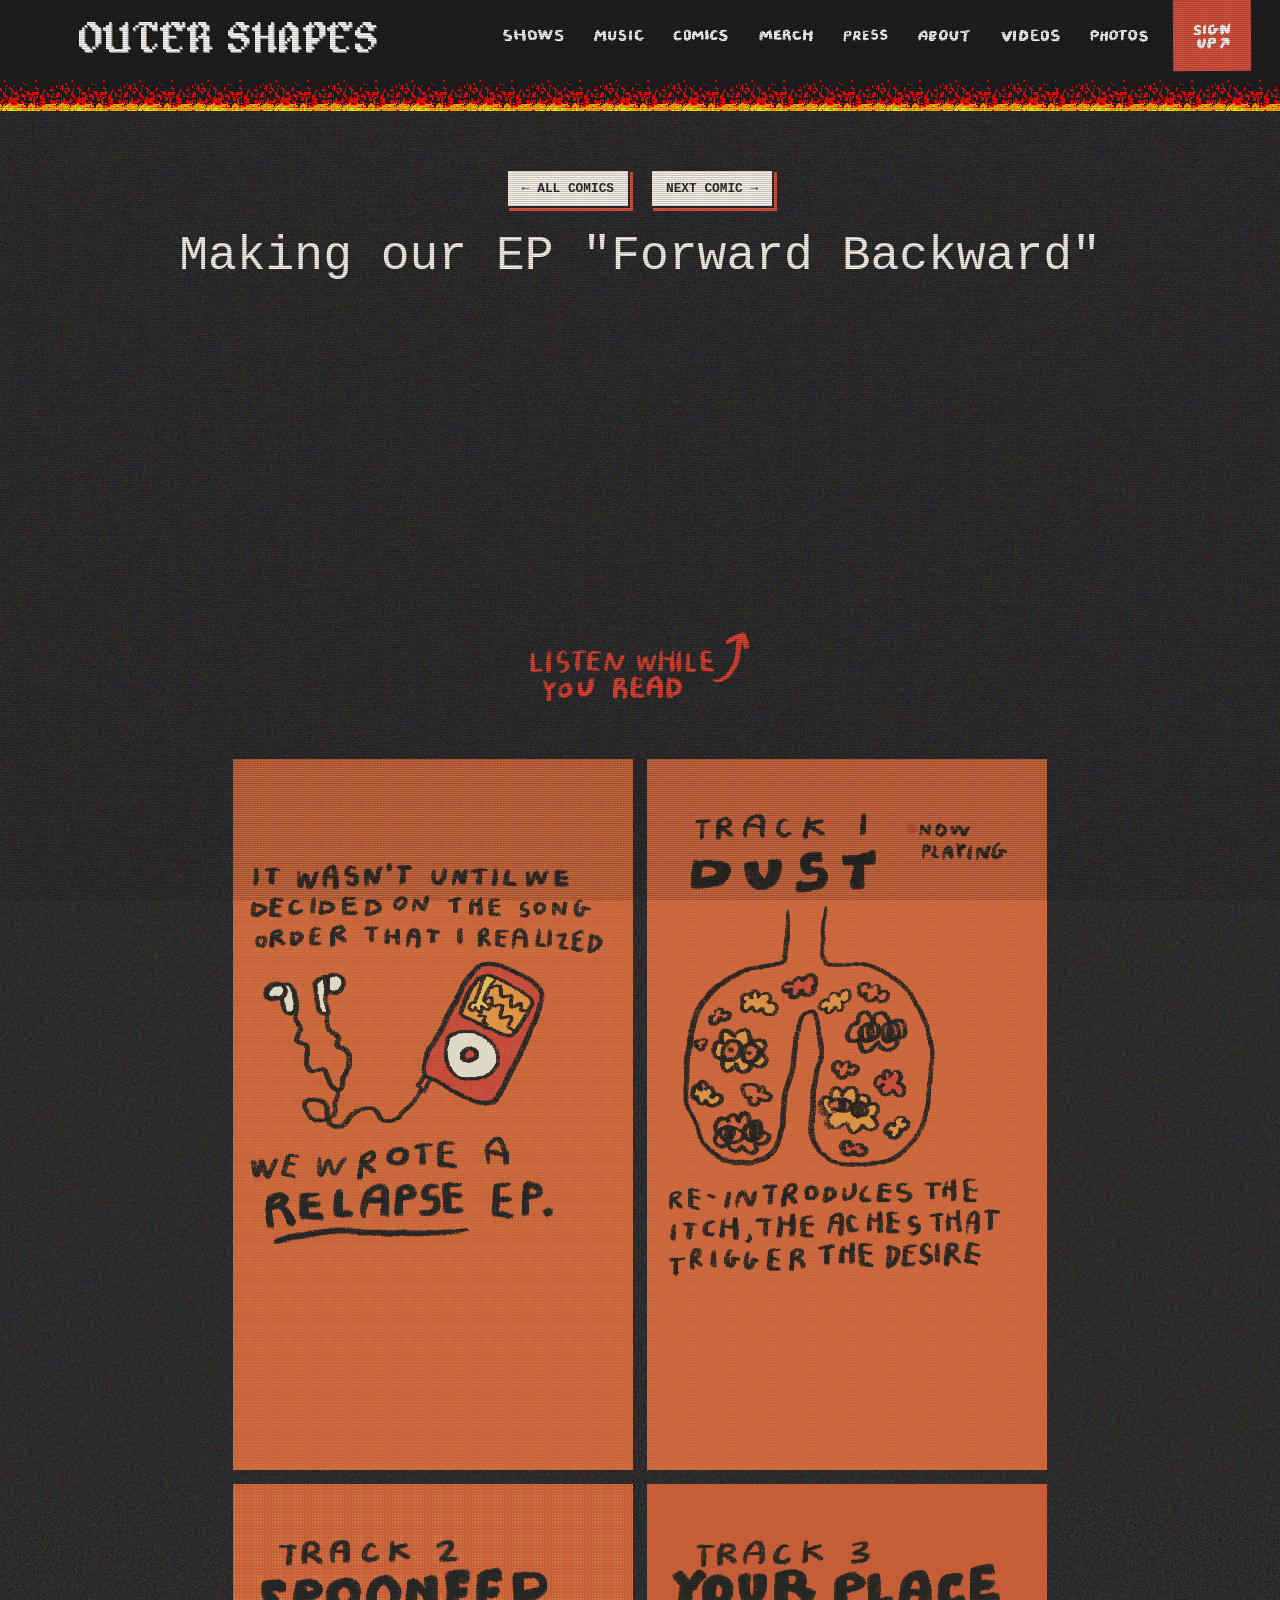
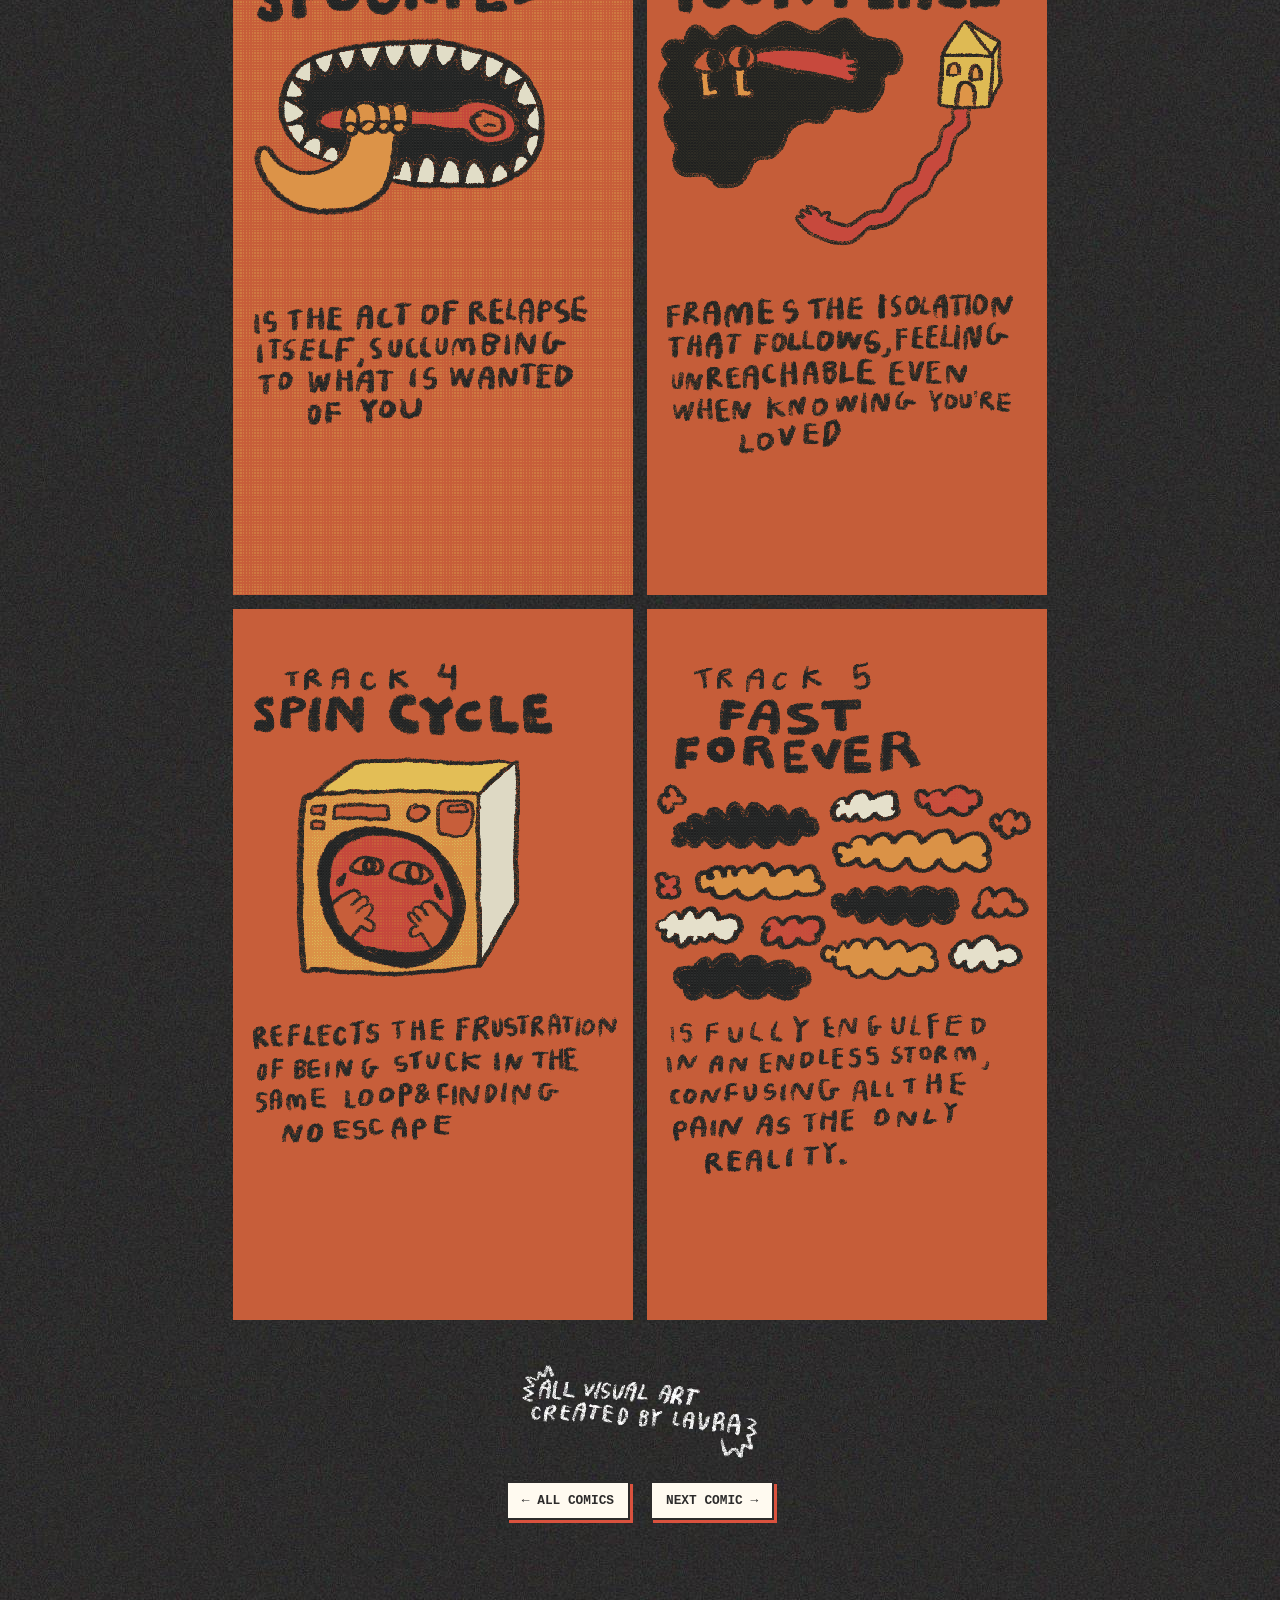
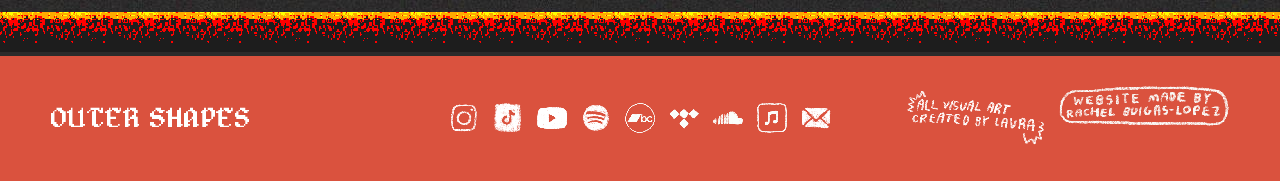
<file: comics-fast-forever.html>
<!DOCTYPE html>
<html lang="en">

<head>
    <meta charSet="utf-8" />
    <meta name="viewport" content="width=device-width, initial-scale=1" />
    <link rel="stylesheet" href="./_next/static/css/index.4u6eTqUD.css" data-rsc-css-href="./_next/static/css/index.4u6eTqUD.css" data-precedence="vite-rsc/importer-resources" />
    <title>Outer Shapes — Feel All Your Feelings</title>
    <meta name="description" content="Outer Shapes is an independent alt queer duo from Brooklyn, NY. Listen, see upcoming shows, explore art, videos, merch, and more." />
    <meta property="og:title" content="Outer Shapes — Feel All Your Feelings" />
    <meta property="og:description" content="New music, upcoming shows, art, videos, merch, and more from Outer Shapes." />
    <meta property="og:type" content="website" />
    <meta property="og:image" content="https://outershapes.com/og.jpg" />
    <meta property="og:image:width" content="1200" />
    <meta property="og:image:height" content="630" />
    <meta property="og:image:alt" content="Outer Shapes — Feel All Your Feelings" />
    <meta name="twitter:card" content="summary_large_image" />
    <meta name="twitter:title" content="Outer Shapes — Feel All Your Feelings" />
    <meta name="twitter:description" content="New music, upcoming shows, art, videos, merch, and more from Outer Shapes." />
    <meta name="twitter:image" content="https://outershapes.com/og.png" />
    <link rel="shortcut icon" href="./favicon.svg" />
    <link rel="icon" href="./favicon.svg" />
</head>

<body class="outershapes">
    <header class="site-header"><a class="brand" href="index.html"><img src="./brand/outer-shapes-logo.png" alt="Outer Shapes" /></a><button class="menu-button" type="button" aria-expanded="false" aria-controls="main-nav">
            MENU +
        </button>
        <nav id="main-nav">
            <a href="index.html#shows"><img class="menu-name" src="./brand/menu-shows.png" alt="Shows" />
            </a>
            <a href="index.html#music"><img class="menu-name" src="./brand/menu-music.png" alt="Music" /></a>
            <a href="index.html#comics"><img class="menu-name" src="./brand/menu-comics.png" alt="Comics" /></a>
            <a href="index.html#merch"><img class="menu-name" src="./brand/menu-merch.png" alt="Merch" /></a>
            <a href="index.html#press"><img class="menu-name" src="./brand/menu-press.png" alt="Press" /></a>
            <a href="index.html#about"><img class="menu-name" src="./brand/menu-about.png" alt="About" /></a>
            <a href="index.html#vlogs"><img class="menu-name" src="./brand/menu-videos.png" alt="Videos" /></a>
            <a href="index.html#photos"><img class="menu-name" src="./brand/menu-photos.png" alt="Photos" /></a>
            <a class="nav-signup" href="https://docs.google.com/forms/d/e/1FAIpQLSfVLvsaJmT2BF8VPXH4Ynfw4KUy13fuYPJTfwXjbSOUgd7GXw/viewform?usp=send_form" target="_blank" rel="noreferrer"><img class="menu-sign-up" src="./brand/sign-up.png" alt="Sign Up" /></a></nav>
    </header>
    <div class="fire-divider" aria-hidden="true"></div>
    <div class="desktop">
        <div class="comic-nav" aria-label="Comic gallery controls">
            <button class="comic-arrow" type="button">
                <a href="index.html#comics">← ALL COMICS</a>
            </button>
            <button class="comic-arrow" type="button">
                <a href="comics-spoonfed.html">NEXT COMIC →</a>
            </button>
        </div>
        <h1>Making our EP "Forward Backward"</h1>
        <div class="bandcamp-embed">
            <iframe style="border: 0; width: 400px; height: 307px;" src="https://bandcamp.com/EmbeddedPlayer/album=2277704246/size=large/bgcol=ffffff/linkcol=0687f5/artwork=small/transparent=true/" seamless><a href="https://outershapes.bandcamp.com/album/forward-backward">FORWARD BACKWARD by OUTER SHAPES</a></iframe></div>
        <center><img id="listen" src="./brand/listen-while-you-read.png" width="220" alt=""></center>
        <div class="comic-page">
            <div class="cell"><img src="./brand/comics/fast-forever/IMG_1305.GIF" alt="Outer Shapes" /></div>
            <div class="cell"><img src="./brand/comics/fast-forever/IMG_1306.GIF" alt="Outer Shapes" /></div>
            <div class="cell"><img src="./brand/comics/fast-forever/IMG_1307.GIF" alt="Outer Shapes" /></div>
            <div class="cell"><img src="./brand/comics/fast-forever/IMG_1308.GIF" alt="Outer Shapes" /></div>
            <div class="cell"><img src="./brand/comics/fast-forever/IMG_1309.GIF" alt="Outer Shapes" /></div>
            <div class="cell"><img src="./brand/comics/fast-forever/IMG_1310.GIF" alt="Outer Shapes" /></div>
        </div>
        <center><img src="./brand/art-by-laura.png" width="250" alt="All Visual Art Created By Laura" /></center>
        <div class="comic-nav" aria-label="Comic gallery controls">
            <button class="comic-arrow" type="button">
                <a href="index.html#comics">← ALL COMICS</a>
            </button>
            <button class="comic-arrow" type="button">
                <a href="comics-spoonfed.html">NEXT COMIC →</a>
            </button>
        </div>
    </div>
    <div class="fire-divider footer-fire" aria-hidden="true"></div>
    <footer>
        <div class="footer-brand"><a href="index.html"><img src="./brand/outer-shapes-logo.png" width="200" alt="Outer Shapes" /></a></div>
        <div class="footer-links">
            <a href="https://www.instagram.com/outershapes/" target="_blank" rel="noreferrer"><img src="./brand/instagram-white.png" width="30" alt="Instagram" /></a>
            <a href="https://www.tiktok.com/@outershapes" target="_blank" rel="noreferrer"><img src="./brand/tiktok-white.png" width="30" alt="Tiktok" /></a>
            <a href="https://www.youtube.com/@outershapes" target="_blank" rel="noreferrer"><img src="./brand/youtube-white.png" width="30" alt="YouTube" /></a>
            <a href="https://open.spotify.com/artist/3wSdUV8WBlBxS4V2goziqi?si=vMtm8S53Qv2RVo74dpbtGA" target="_blank" rel="noreferrer"><img src="./brand/spotify-white.png" width="30" alt="Spotify" /></a>
            <a href="https://outershapes.bandcamp.com" target="_blank" rel="noreferrer"><img src="./brand/bandcamp-white.png" width="30" alt="Bandcamp" /></a>
            <a href="https://tidal.com/album/497326442" target="_blank" rel="noreferrer"><img src="./brand/tidal-white.png" width="30" alt="Tidal" /></a>
            <a href="https://soundcloud.com/outershapes" target="_blank" rel="noreferrer"><img src="./brand/soundcloud-white.png" width="30" alt="SoundCloud" /></a>
            <a href="https://music.apple.com/us/artist/outer-shapes/1584011473" target="_blank" rel="noreferrer"><img src="./brand/applemusic-white.png" width="30" alt="Apple Music" /></a>
            <a href="mailto:outershapesmusic@gmail.com" target="_blank" rel="noreferrer"><img src="./brand/email-white.png" width="30" alt="Email" /></a>
        </div>
        <div class="art-by">
            <a href="https://www.instagram.com/shkouratoff/" target="_blank"><img id=laura src="./brand/art-by-laura.png" width="150" alt="All Visual Art Created By Laura" /></a>
            <a href="https://www.instagram.com/rachelbuigas/" target="_blank"><img id=rachel src="./brand/made-by-rachel.png" alt="Website made by Rachel Buigas-Lopez" /></div></a>
    </footer>
    </main>
    <script>
    const menuButton = document.querySelector(".menu-button");
    const mainNav = document.querySelector("#main-nav");

    menuButton.addEventListener("click", () => {
        const isOpen = mainNav.classList.toggle("open");

        menuButton.setAttribute("aria-expanded", String(isOpen));
        menuButton.textContent = isOpen ? "MENU −" : "MENU +";
    });

    // Close the menu after selecting an internal link.
    mainNav.querySelectorAll("a").forEach((link) => {
        link.addEventListener("click", () => {
            mainNav.classList.remove("open");
            menuButton.setAttribute("aria-expanded", "false");
            menuButton.textContent = "MENU +";
        });
    });

    // Allow the Escape key to close the menu.
    document.addEventListener("keydown", (event) => {
        if (event.key === "Escape") {
            mainNav.classList.remove("open");
            menuButton.setAttribute("aria-expanded", "false");
            menuButton.textContent = "MENU +";
            menuButton.focus();
        }
    });
    </script>
</body>

</html>
</file>
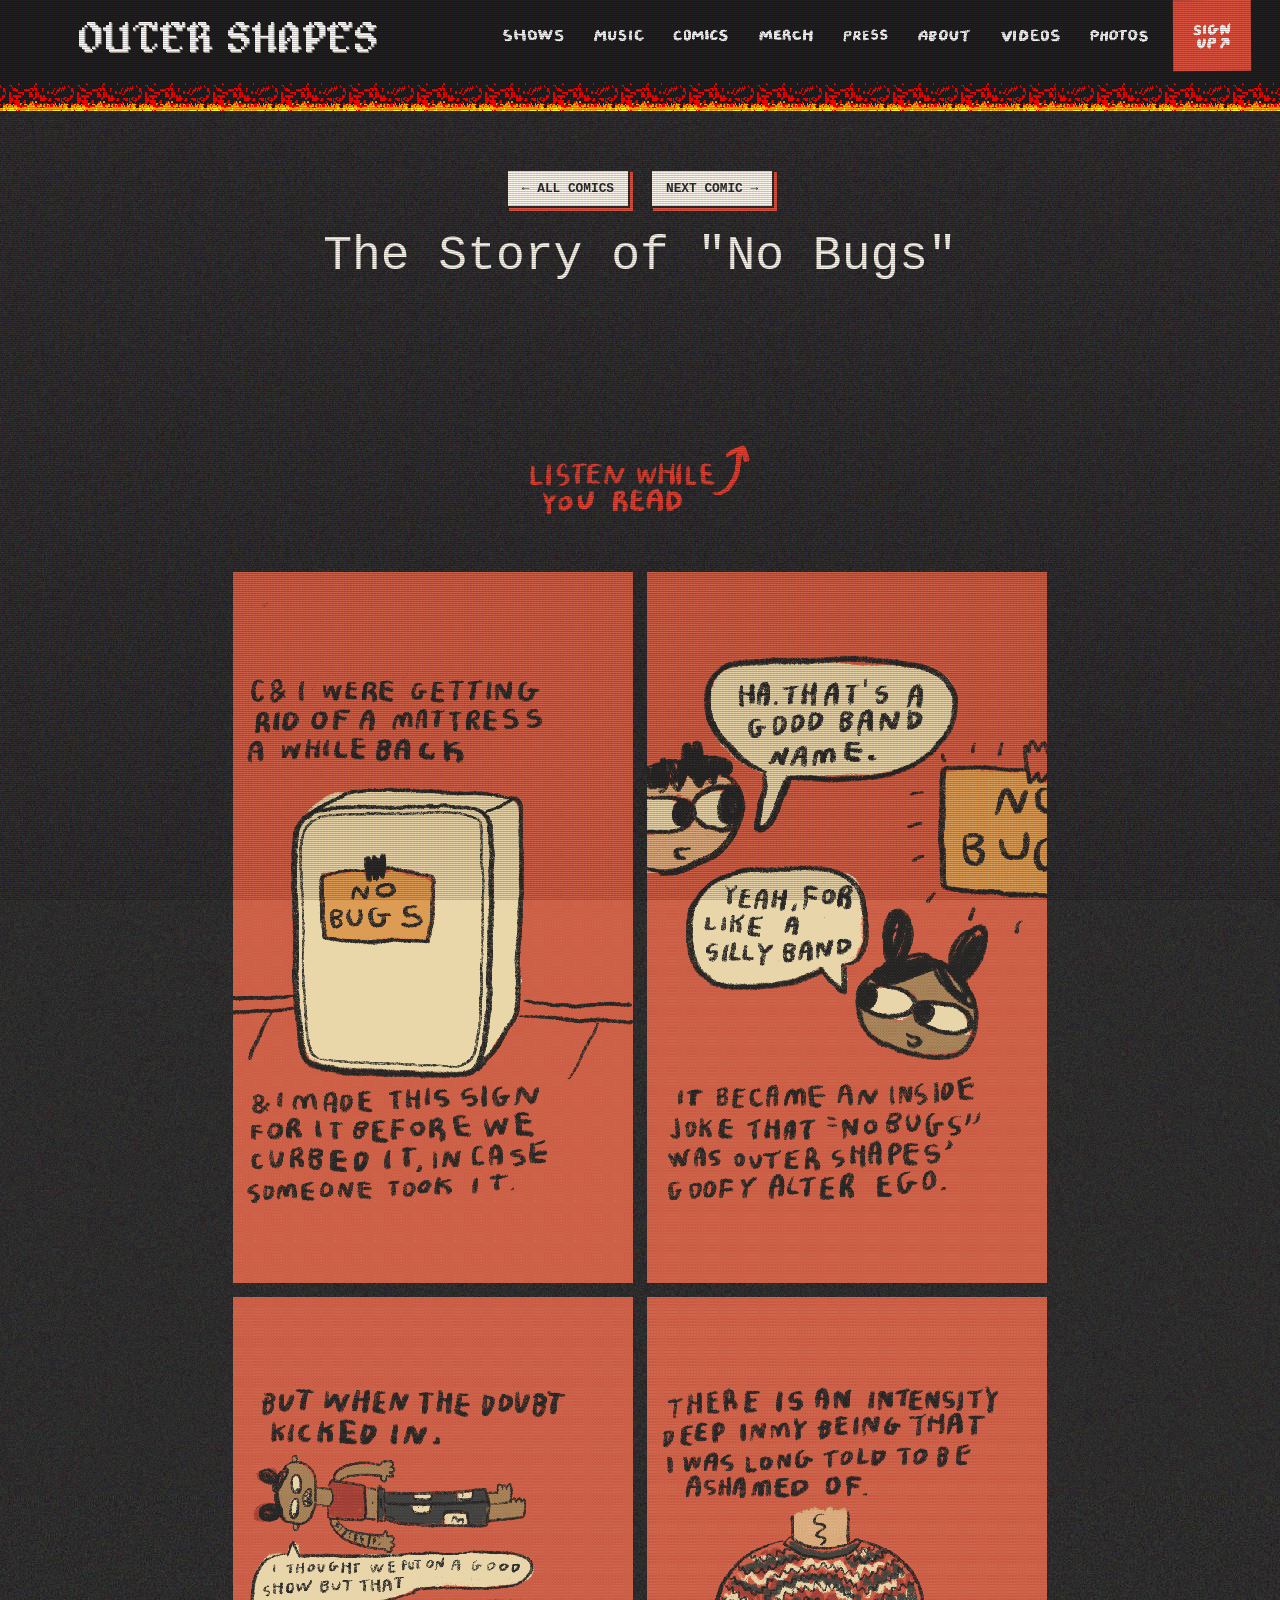
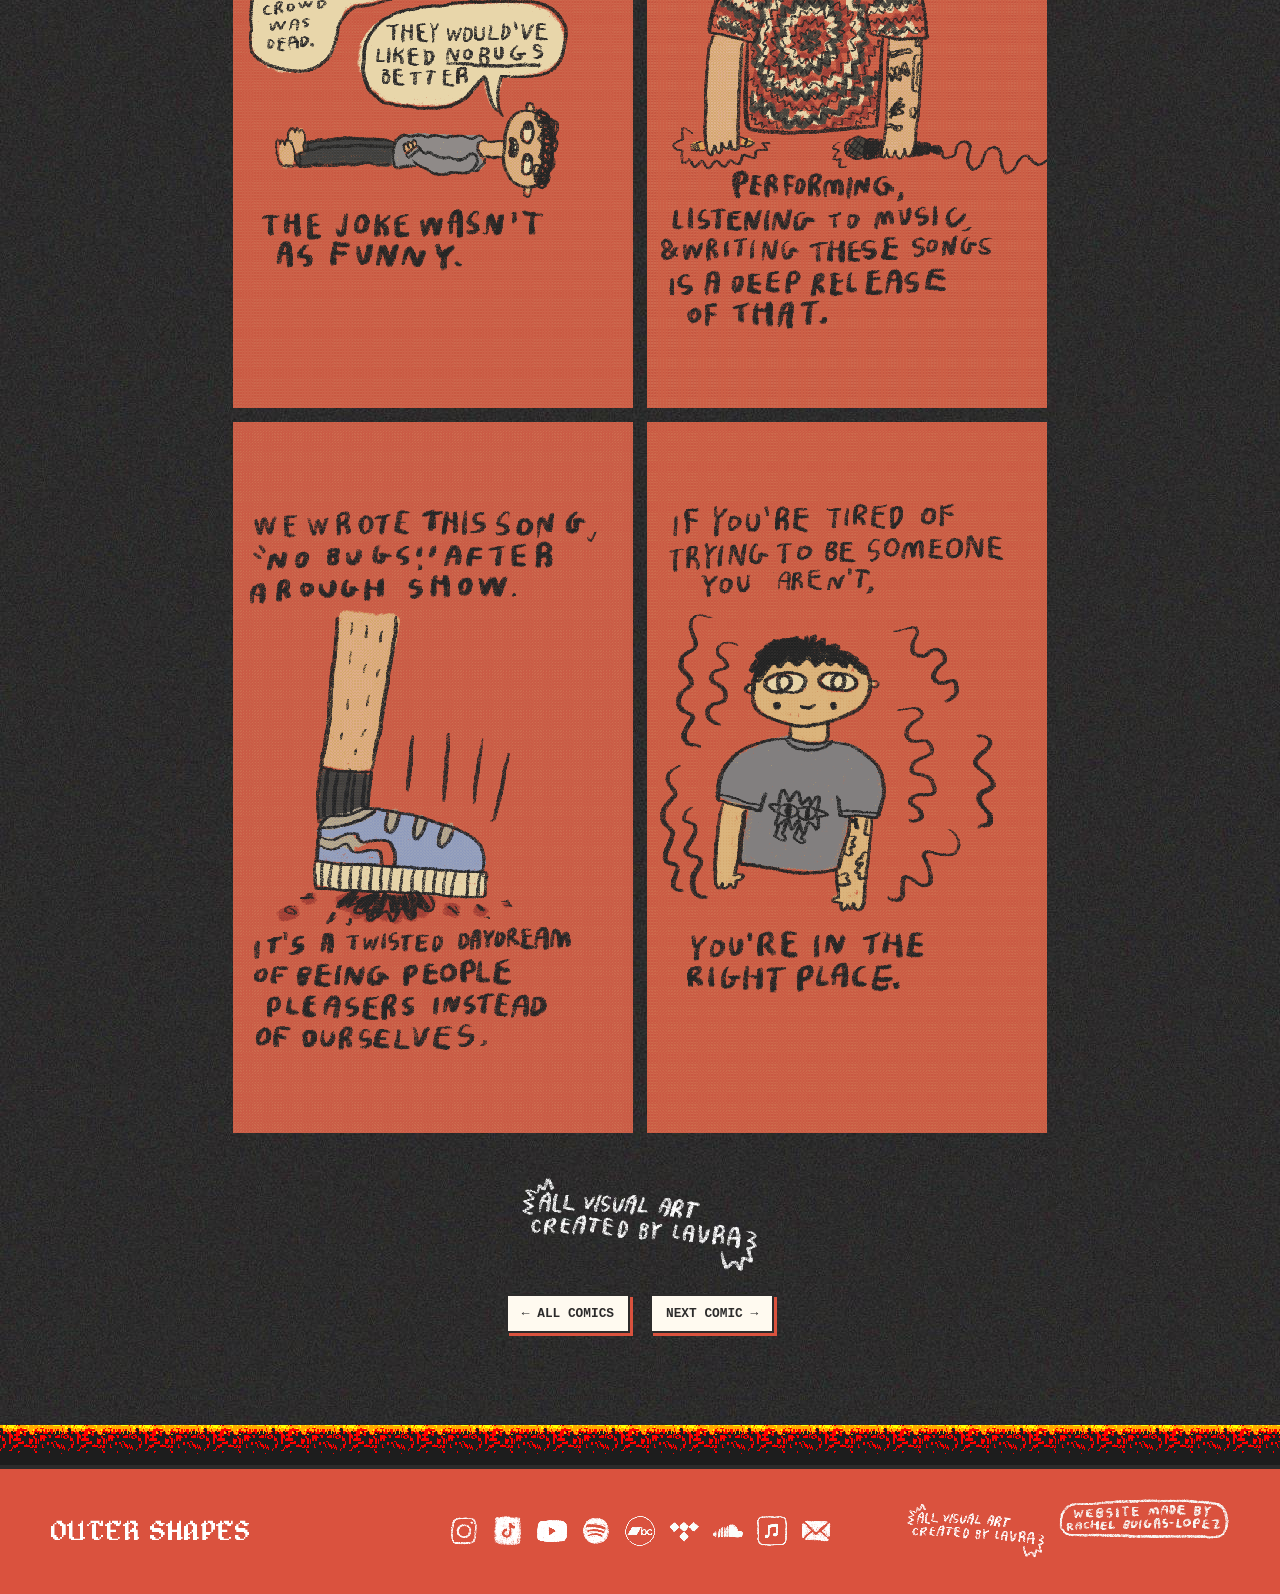
<file: comics-no-bugs.html>
<!DOCTYPE html>
<html lang="en">

<head>
    <meta charSet="utf-8" />
    <meta name="viewport" content="width=device-width, initial-scale=1" />
    <link rel="stylesheet" href="./_next/static/css/index.4u6eTqUD.css" data-rsc-css-href="./_next/static/css/index.4u6eTqUD.css" data-precedence="vite-rsc/importer-resources" />
    <title>Outer Shapes — Feel All Your Feelings</title>
    <meta name="description" content="Outer Shapes is an independent alt queer duo from Brooklyn, NY. Listen, see upcoming shows, explore art, videos, merch, and more." />
    <meta property="og:title" content="Outer Shapes — Feel All Your Feelings" />
    <meta property="og:description" content="New music, upcoming shows, art, videos, merch, and more from Outer Shapes." />
    <meta property="og:type" content="website" />
    <meta property="og:image" content="https://outershapes.com/og.jpg" />
    <meta property="og:image:width" content="1200" />
    <meta property="og:image:height" content="630" />
    <meta property="og:image:alt" content="Outer Shapes — Feel All Your Feelings" />
    <meta name="twitter:card" content="summary_large_image" />
    <meta name="twitter:title" content="Outer Shapes — Feel All Your Feelings" />
    <meta name="twitter:description" content="New music, upcoming shows, art, videos, merch, and more from Outer Shapes." />
    <meta name="twitter:image" content="https://outershapes.com/og.png" />
    <link rel="shortcut icon" href="./favicon.svg" />
    <link rel="icon" href="./favicon.svg" />
</head>

<body class="outershapes">
    <header class="site-header"><a class="brand" href="index.html"><img src="./brand/outer-shapes-logo.png" alt="Outer Shapes" /></a><button class="menu-button" type="button" aria-expanded="false" aria-controls="main-nav">
            MENU +
        </button>
        <nav id="main-nav">
            <a href="index.html#shows"><img class="menu-name" src="./brand/menu-shows.png" alt="Shows" />
            </a>
            <a href="index.html#music"><img class="menu-name" src="./brand/menu-music.png" alt="Music" /></a>
            <a href="index.html#comics"><img class="menu-name" src="./brand/menu-comics.png" alt="Comics" /></a>
            <a href="index.html#merch"><img class="menu-name" src="./brand/menu-merch.png" alt="Merch" /></a>
            <a href="index.html#press"><img class="menu-name" src="./brand/menu-press.png" alt="Press" /></a>
            <a href="index.html#about"><img class="menu-name" src="./brand/menu-about.png" alt="About" /></a>
            <a href="index.html#vlogs"><img class="menu-name" src="./brand/menu-videos.png" alt="Videos" /></a>
            <a href="index.html#photos"><img class="menu-name" src="./brand/menu-photos.png" alt="Photos" /></a>
            <a class="nav-signup" href="https://docs.google.com/forms/d/e/1FAIpQLSfVLvsaJmT2BF8VPXH4Ynfw4KUy13fuYPJTfwXjbSOUgd7GXw/viewform?usp=send_form" target="_blank" rel="noreferrer"><img class="menu-sign-up" src="./brand/sign-up.png" alt="Sign Up" /></a></nav>
    </header>
    <div class="fire-divider" aria-hidden="true"></div>
    <div class="desktop">
        <div class="comic-nav" aria-label="Comic gallery controls">
            <button class="comic-arrow" type="button">
                <a href="index.html#comics">← ALL COMICS</a>
            </button>
            <button class="comic-arrow" type="button">
                <a href="comics-dust-psych-ward.html">NEXT COMIC →</a>
            </button>
        </div>
        <h1>The Story of "No Bugs"</h1>
        <div class="bandcamp-embed">
            <iframe style="border: 0; width: 400px; height: 120px;" src="https://bandcamp.com/EmbeddedPlayer/track=2237766353/size=large/bgcol=ffffff/linkcol=0687f5/tracklist=false/artwork=small/transparent=true/" seamless><a href="https://outershapes.bandcamp.com/track/no-bugs">NO BUGS by OUTER SHAPES</a></iframe></div>
        <center><img id="listen" src="./brand/listen-while-you-read.png" width="220" alt=""></center>
        <div class="comic-page">
            <div class="cell"><img src="./brand/comics/no-bugs/IMG_1326.GIF" alt="Outer Shapes" /></div>
            <div class="cell"><img src="./brand/comics/no-bugs/IMG_1327.GIF" alt="Outer Shapes" /></div>
            <div class="cell"><img src="./brand/comics/no-bugs/IMG_1328.GIF" alt="Outer Shapes" /></div>
            <div class="cell"><img src="./brand/comics/no-bugs/IMG_1329.GIF" alt="Outer Shapes" /></div>
            <div class="cell"><img src="./brand/comics/no-bugs/IMG_1330.GIF" alt="Outer Shapes" /></div>
            <div class="cell"><img src="./brand/comics/no-bugs/IMG_1331.GIF" alt="Outer Shapes" /></div>
        </div>
        <center><img src="./brand/art-by-laura.png" width="250" alt="All Visual Art Created By Laura" /></center>
        <div class="comic-nav" aria-label="Comic gallery controls">
            <button class="comic-arrow" type="button">
                <a href="index.html#comics">← ALL COMICS</a>
            </button>
            <button class="comic-arrow" type="button">
                <a href="comics-dust-psych-ward.html">NEXT COMIC →</a>
            </button>
        </div>
    </div>
    <div class="fire-divider footer-fire" aria-hidden="true"></div>
    <footer>
        <div class="footer-brand"><a href="index.html"><img src="./brand/outer-shapes-logo.png" width="200" alt="Outer Shapes" /></a></div>
        <div class="footer-links">
            <a href="https://www.instagram.com/outershapes/" target="_blank" rel="noreferrer"><img src="./brand/instagram-white.png" width="30" alt="Instagram" /></a>
            <a href="https://www.tiktok.com/@outershapes" target="_blank" rel="noreferrer"><img src="./brand/tiktok-white.png" width="30" alt="Tiktok" /></a>
            <a href="https://www.youtube.com/@outershapes" target="_blank" rel="noreferrer"><img src="./brand/youtube-white.png" width="30" alt="YouTube" /></a>
            <a href="https://open.spotify.com/artist/3wSdUV8WBlBxS4V2goziqi?si=vMtm8S53Qv2RVo74dpbtGA" target="_blank" rel="noreferrer"><img src="./brand/spotify-white.png" width="30" alt="Spotify" /></a>
            <a href="https://outershapes.bandcamp.com" target="_blank" rel="noreferrer"><img src="./brand/bandcamp-white.png" width="30" alt="Bandcamp" /></a>
            <a href="https://tidal.com/album/497326442" target="_blank" rel="noreferrer"><img src="./brand/tidal-white.png" width="30" alt="Tidal" /></a>
            <a href="https://soundcloud.com/outershapes" target="_blank" rel="noreferrer"><img src="./brand/soundcloud-white.png" width="30" alt="SoundCloud" /></a>
            <a href="https://music.apple.com/us/artist/outer-shapes/1584011473" target="_blank" rel="noreferrer"><img src="./brand/applemusic-white.png" width="30" alt="Apple Music" /></a>
            <a href="mailto:outershapesmusic@gmail.com" target="_blank" rel="noreferrer"><img src="./brand/email-white.png" width="30" alt="Email" /></a>
        </div>
        <div class="art-by">
            <a href="https://www.instagram.com/shkouratoff/" target="_blank"><img id=laura src="./brand/art-by-laura.png" width="150" alt="All Visual Art Created By Laura" /></a>
            <a href="https://www.instagram.com/rachelbuigas/" target="_blank"><img id=rachel src="./brand/made-by-rachel.png" alt="Website made by Rachel Buigas-Lopez" /></div></a>
    </footer>
    </main>
    <script>
    const menuButton = document.querySelector(".menu-button");
    const mainNav = document.querySelector("#main-nav");

    menuButton.addEventListener("click", () => {
        const isOpen = mainNav.classList.toggle("open");

        menuButton.setAttribute("aria-expanded", String(isOpen));
        menuButton.textContent = isOpen ? "MENU −" : "MENU +";
    });

    // Close the menu after selecting an internal link.
    mainNav.querySelectorAll("a").forEach((link) => {
        link.addEventListener("click", () => {
            mainNav.classList.remove("open");
            menuButton.setAttribute("aria-expanded", "false");
            menuButton.textContent = "MENU +";
        });
    });

    // Allow the Escape key to close the menu.
    document.addEventListener("keydown", (event) => {
        if (event.key === "Escape") {
            mainNav.classList.remove("open");
            menuButton.setAttribute("aria-expanded", "false");
            menuButton.textContent = "MENU +";
            menuButton.focus();
        }
    });
    </script>
</body>

</html>
</file>
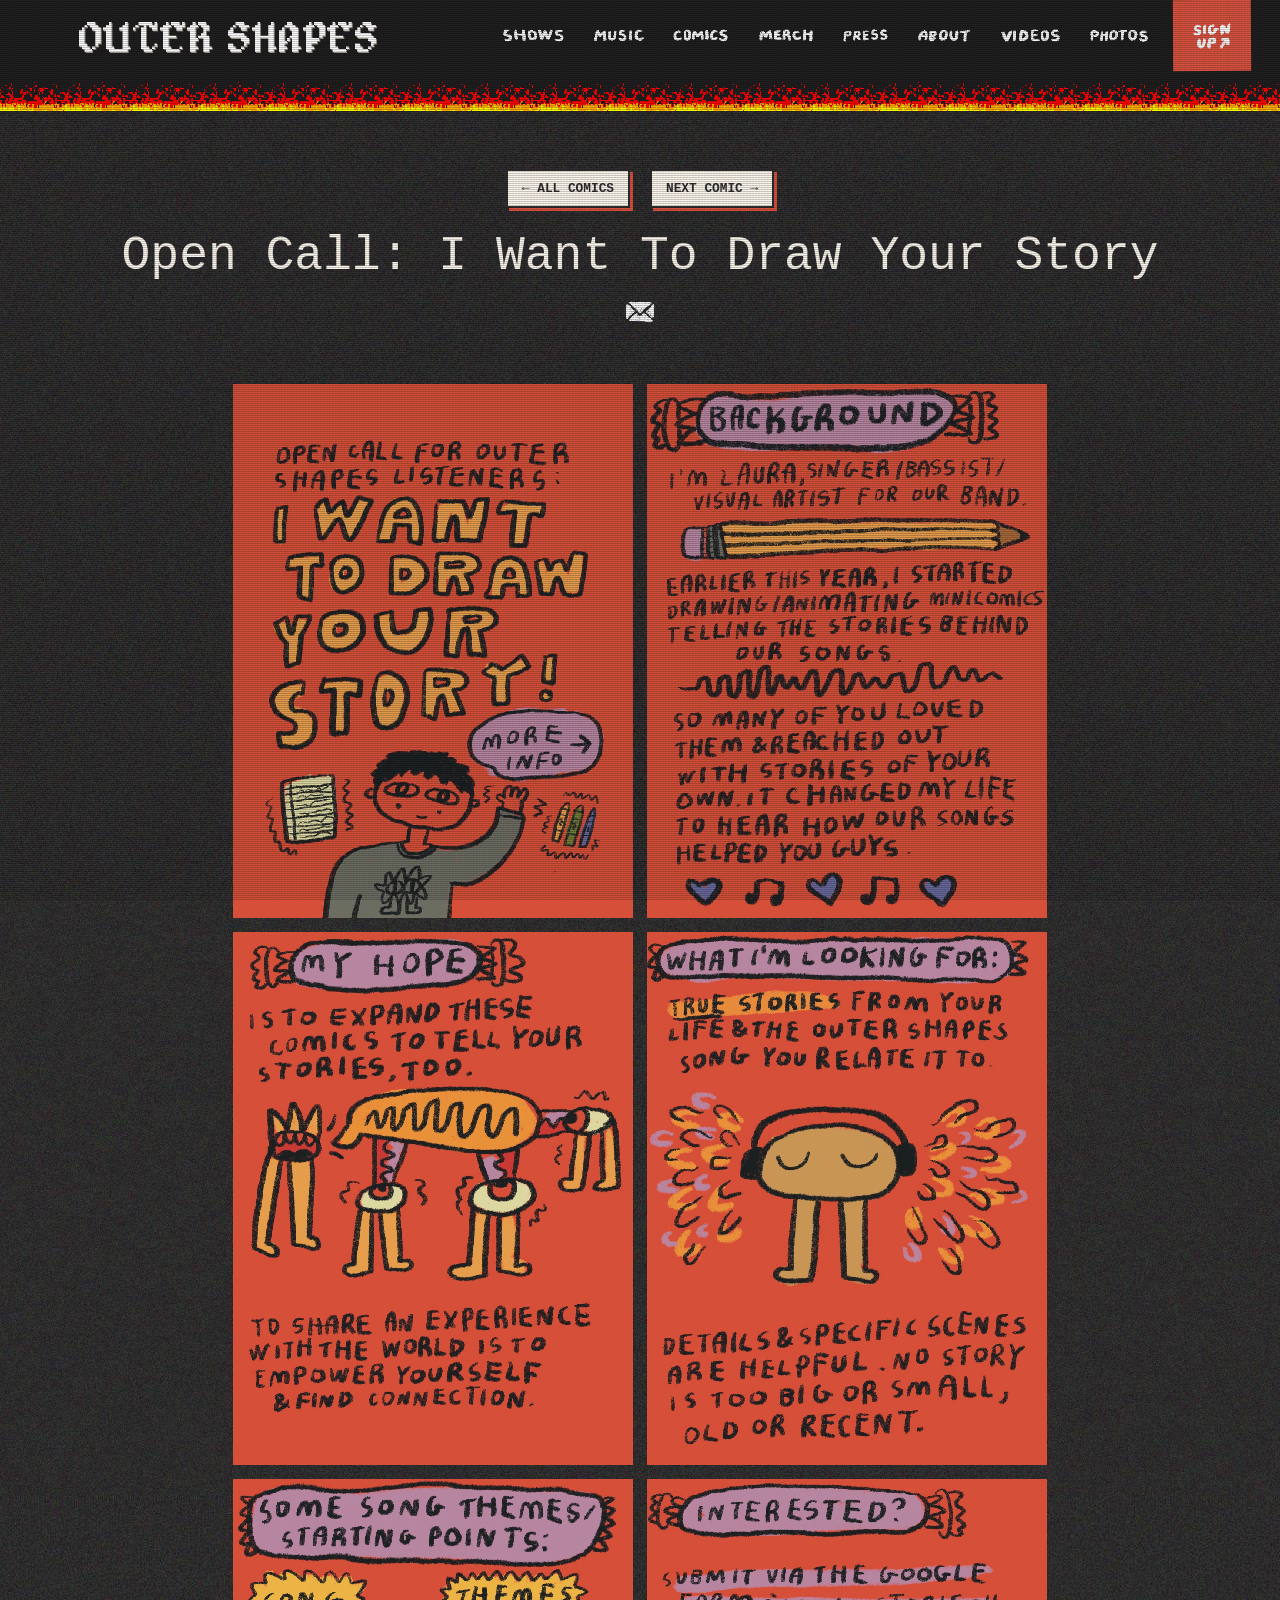
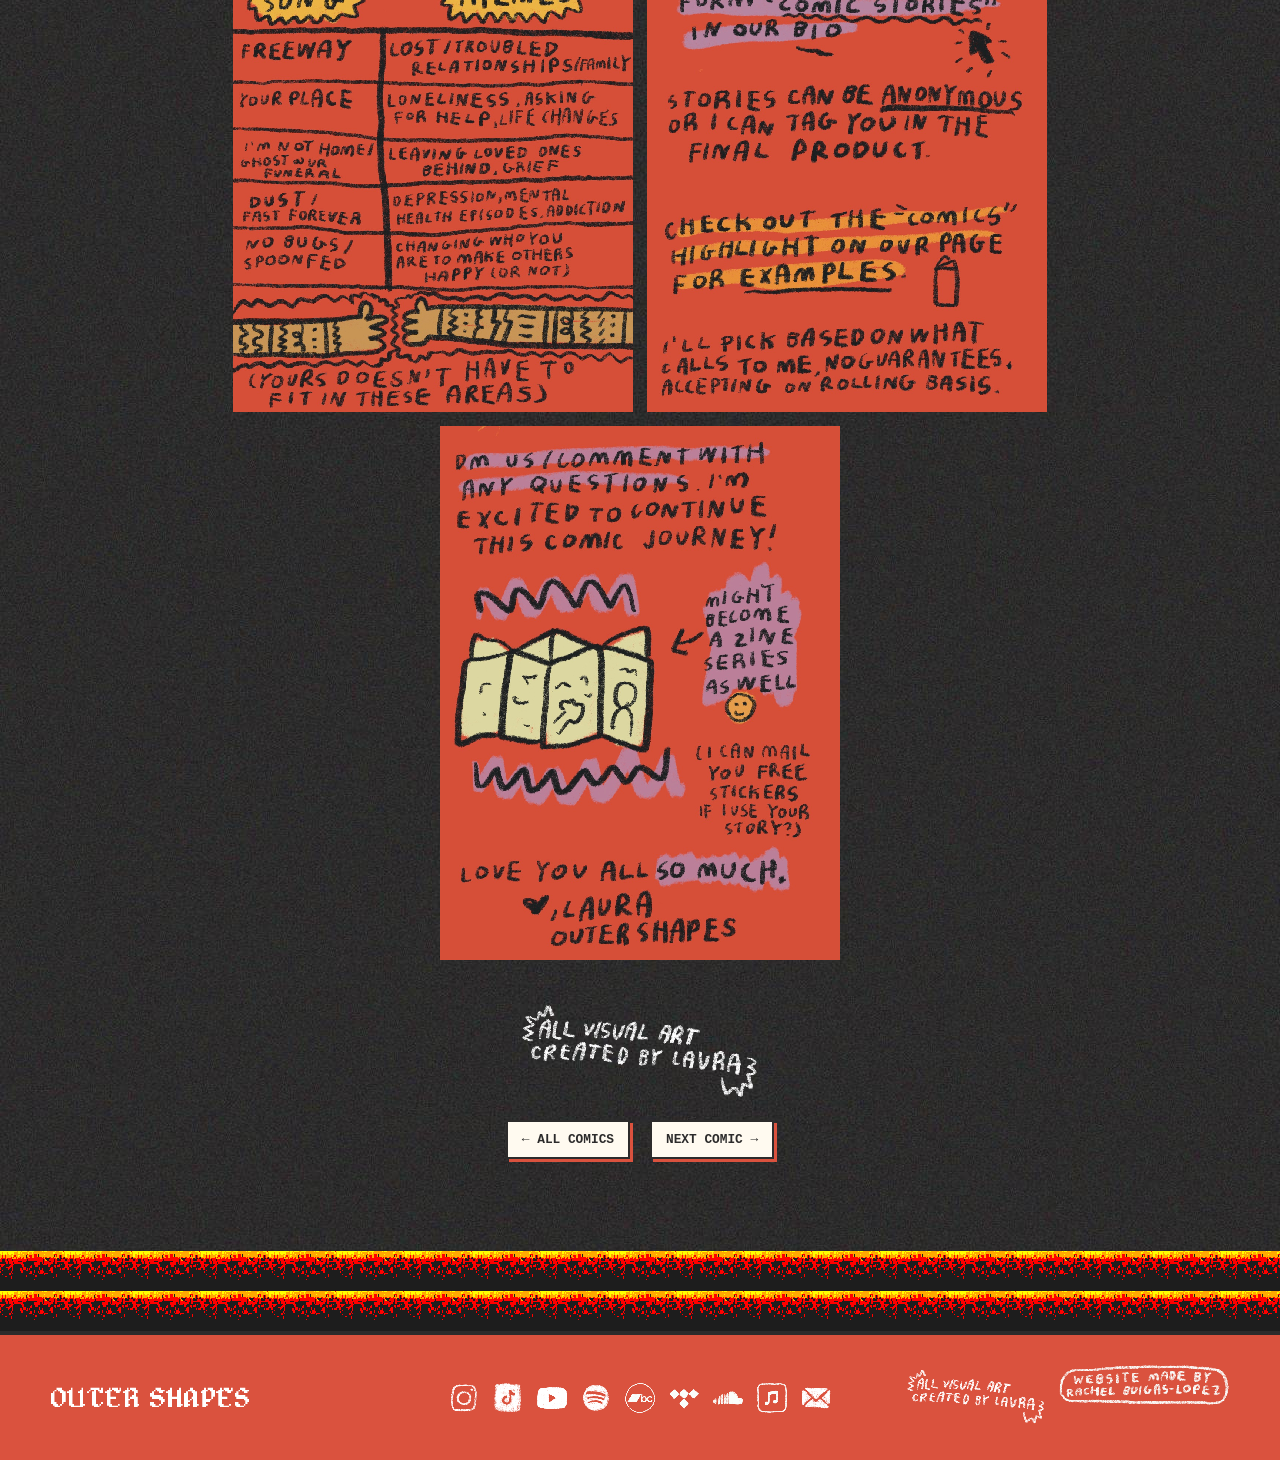
<file: comics-open-call.html>
<!DOCTYPE html>
<html lang="en">

<head>
    <meta charSet="utf-8" />
    <meta name="viewport" content="width=device-width, initial-scale=1" />
    <link rel="stylesheet" href="./_next/static/css/index.4u6eTqUD.css" data-rsc-css-href="./_next/static/css/index.4u6eTqUD.css" data-precedence="vite-rsc/importer-resources" />
    <title>Outer Shapes — Feel All Your Feelings</title>
    <meta name="description" content="Outer Shapes is an independent alt queer duo from Brooklyn, NY. Listen, see upcoming shows, explore art, videos, merch, and more." />
    <meta property="og:title" content="Outer Shapes — Feel All Your Feelings" />
    <meta property="og:description" content="New music, upcoming shows, art, videos, merch, and more from Outer Shapes." />
    <meta property="og:type" content="website" />
    <meta property="og:image" content="https://outershapes.com/og.jpg" />
    <meta property="og:image:width" content="1200" />
    <meta property="og:image:height" content="630" />
    <meta property="og:image:alt" content="Outer Shapes — Feel All Your Feelings" />
    <meta name="twitter:card" content="summary_large_image" />
    <meta name="twitter:title" content="Outer Shapes — Feel All Your Feelings" />
    <meta name="twitter:description" content="New music, upcoming shows, art, videos, merch, and more from Outer Shapes." />
    <meta name="twitter:image" content="https://outershapes.com/og.png" />
    <link rel="shortcut icon" href="./favicon.svg" />
    <link rel="icon" href="./favicon.svg" />
</head>

<body class="outershapes">
    <header class="site-header"><a class="brand" href="index.html"><img src="./brand/outer-shapes-logo.png" alt="Outer Shapes" /></a><button class="menu-button" type="button" aria-expanded="false" aria-controls="main-nav">
            MENU +
        </button>
        <nav id="main-nav">
            <a href="index.html#shows"><img class="menu-name" src="./brand/menu-shows.png" alt="Shows" />
            </a>
            <a href="index.html#music"><img class="menu-name" src="./brand/menu-music.png" alt="Music" /></a>
            <a href="index.html#comics"><img class="menu-name" src="./brand/menu-comics.png" alt="Comics" /></a>
            <a href="index.html#merch"><img class="menu-name" src="./brand/menu-merch.png" alt="Merch" /></a>
            <a href="index.html#press"><img class="menu-name" src="./brand/menu-press.png" alt="Press" /></a>
            <a href="index.html#about"><img class="menu-name" src="./brand/menu-about.png" alt="About" /></a>
            <a href="index.html#vlogs"><img class="menu-name" src="./brand/menu-videos.png" alt="Videos" /></a>
            <a href="index.html#photos"><img class="menu-name" src="./brand/menu-photos.png" alt="Photos" /></a>
            <a class="nav-signup" href="https://docs.google.com/forms/d/e/1FAIpQLSfVLvsaJmT2BF8VPXH4Ynfw4KUy13fuYPJTfwXjbSOUgd7GXw/viewform?usp=send_form" target="_blank" rel="noreferrer"><img class="menu-sign-up" src="./brand/sign-up.png" alt="Sign Up" /></a></nav>
    </header>
    <div class="fire-divider" aria-hidden="true"></div>
    <div class="desktop">
        <div class="comic-nav" aria-label="Comic gallery controls">
            <button class="comic-arrow comic-prev" type="button">
                <a href="index.html#comics">← ALL COMICS</a>
            </button>
            <button class="comic-arrow" type="button">
                <a href="comics-fast-forever.html">NEXT COMIC →</a>
            </button>
        </div>
        <h1>Open Call: I Want To Draw Your Story</h1>
        <div class="email-me">
            <a href="mailto:outershapesmusic@gmail.com" target="_blank" rel="noreferrer"><img src="./brand/email-white.png" width="30" alt="Email" /></a>
        </div>
        <div class="comic-page">
            <div class="cell"><img src="./brand/comics/open-call/IMG_1255.JPG" alt="Outer Shapes" /></div>
            <div class="cell"><img src="./brand/comics/open-call/IMG_1256.JPG" alt="Outer Shapes" /></div>
            <div class="cell"><img src="./brand/comics/open-call/IMG_1257.JPG" alt="Outer Shapes" /></div>
            <div class="cell"><img src="./brand/comics/open-call/IMG_1258.JPG" alt="Outer Shapes" /></div>
            <div class="cell"><img src="./brand/comics/open-call/IMG_1259.JPG" alt="Outer Shapes" /></div>
            <div class="cell"><img src="./brand/comics/open-call/IMG_1260.JPG" alt="Outer Shapes" /></div>
            <div class="cell"><img src="./brand/comics/open-call/IMG_1263.JPG" alt="Outer Shapes" /></div>
        </div>
        <center><img src="./brand/art-by-laura.png" width="250" alt="All Visual Art Created By Laura" /></center>
        <div class="comic-nav" aria-label="Comic gallery controls">
            <button class="comic-arrow comic-prev" type="button">
                <a href="index.html#comics">← ALL COMICS</a>
            </button>
            <button class="comic-arrow" type="button">
                <a href="comics-fast-forever.html">NEXT COMIC →</a>
            </button>
        </div>
    </div>
    <div class="fire-divider footer-fire" aria-hidden="true"></div>
    <div class="fire-divider footer-fire" aria-hidden="true"></div>
    <footer>
        <div class="footer-brand"><a href="index.html"><img src="./brand/outer-shapes-logo.png" width="200" alt="Outer Shapes" /></a></div>
        <div class="footer-links">
            <a href="https://www.instagram.com/outershapes/" target="_blank" rel="noreferrer"><img src="./brand/instagram-white.png" width="30" alt="Instagram" /></a>
            <a href="https://www.tiktok.com/@outershapes" target="_blank" rel="noreferrer"><img src="./brand/tiktok-white.png" width="30" alt="Tiktok" /></a>
            <a href="https://www.youtube.com/@outershapes" target="_blank" rel="noreferrer"><img src="./brand/youtube-white.png" width="30" alt="YouTube" /></a>
            <a href="https://open.spotify.com/artist/3wSdUV8WBlBxS4V2goziqi?si=vMtm8S53Qv2RVo74dpbtGA" target="_blank" rel="noreferrer"><img src="./brand/spotify-white.png" width="30" alt="Spotify" /></a>
            <a href="https://outershapes.bandcamp.com" target="_blank" rel="noreferrer"><img src="./brand/bandcamp-white.png" width="30" alt="Bandcamp" /></a>
            <a href="https://tidal.com/album/497326442" target="_blank" rel="noreferrer"><img src="./brand/tidal-white.png" width="30" alt="Tidal" /></a>
            <a href="https://soundcloud.com/outershapes" target="_blank" rel="noreferrer"><img src="./brand/soundcloud-white.png" width="30" alt="SoundCloud" /></a>
            <a href="https://music.apple.com/us/artist/outer-shapes/1584011473" target="_blank" rel="noreferrer"><img src="./brand/applemusic-white.png" width="30" alt="Apple Music" /></a>
            <a href="mailto:outershapesmusic@gmail.com" target="_blank" rel="noreferrer"><img src="./brand/email-white.png" width="30" alt="Email" /></a>
        </div>
        <div class="art-by">
            <a href="https://www.instagram.com/shkouratoff/" target="_blank"><img id=laura src="./brand/art-by-laura.png" width="150" alt="All Visual Art Created By Laura" /></a>
            <a href="https://www.instagram.com/rachelbuigas/" target="_blank"><img id=rachel src="./brand/made-by-rachel.png" alt="Website made by Rachel Buigas-Lopez" /></div></a>
    </footer>
    </main>
    <script>
    const menuButton = document.querySelector(".menu-button");
    const mainNav = document.querySelector("#main-nav");

    menuButton.addEventListener("click", () => {
        const isOpen = mainNav.classList.toggle("open");

        menuButton.setAttribute("aria-expanded", String(isOpen));
        menuButton.textContent = isOpen ? "MENU −" : "MENU +";
    });

    // Close the menu after selecting an internal link.
    mainNav.querySelectorAll("a").forEach((link) => {
        link.addEventListener("click", () => {
            mainNav.classList.remove("open");
            menuButton.setAttribute("aria-expanded", "false");
            menuButton.textContent = "MENU +";
        });
    });

    // Allow the Escape key to close the menu.
    document.addEventListener("keydown", (event) => {
        if (event.key === "Escape") {
            mainNav.classList.remove("open");
            menuButton.setAttribute("aria-expanded", "false");
            menuButton.textContent = "MENU +";
            menuButton.focus();
        }
    });
    </script>
</body>

</html>
</file>
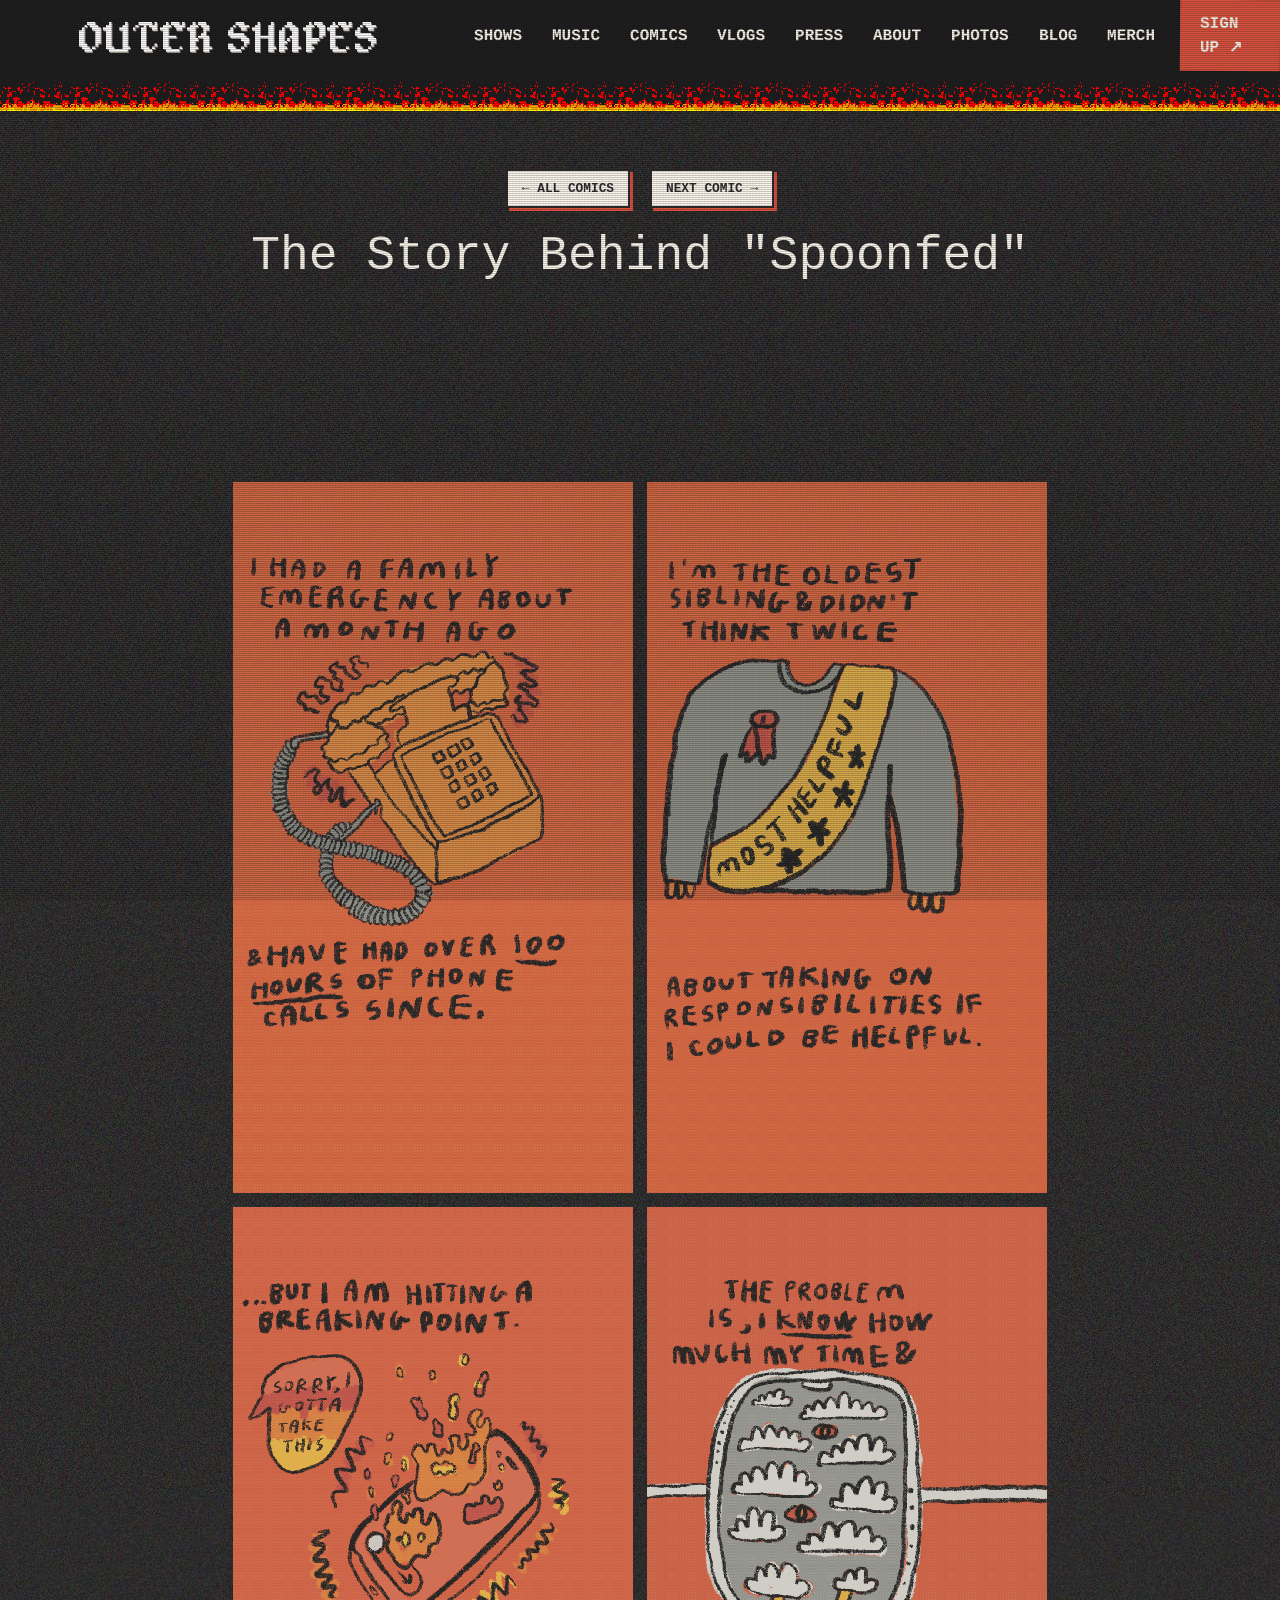
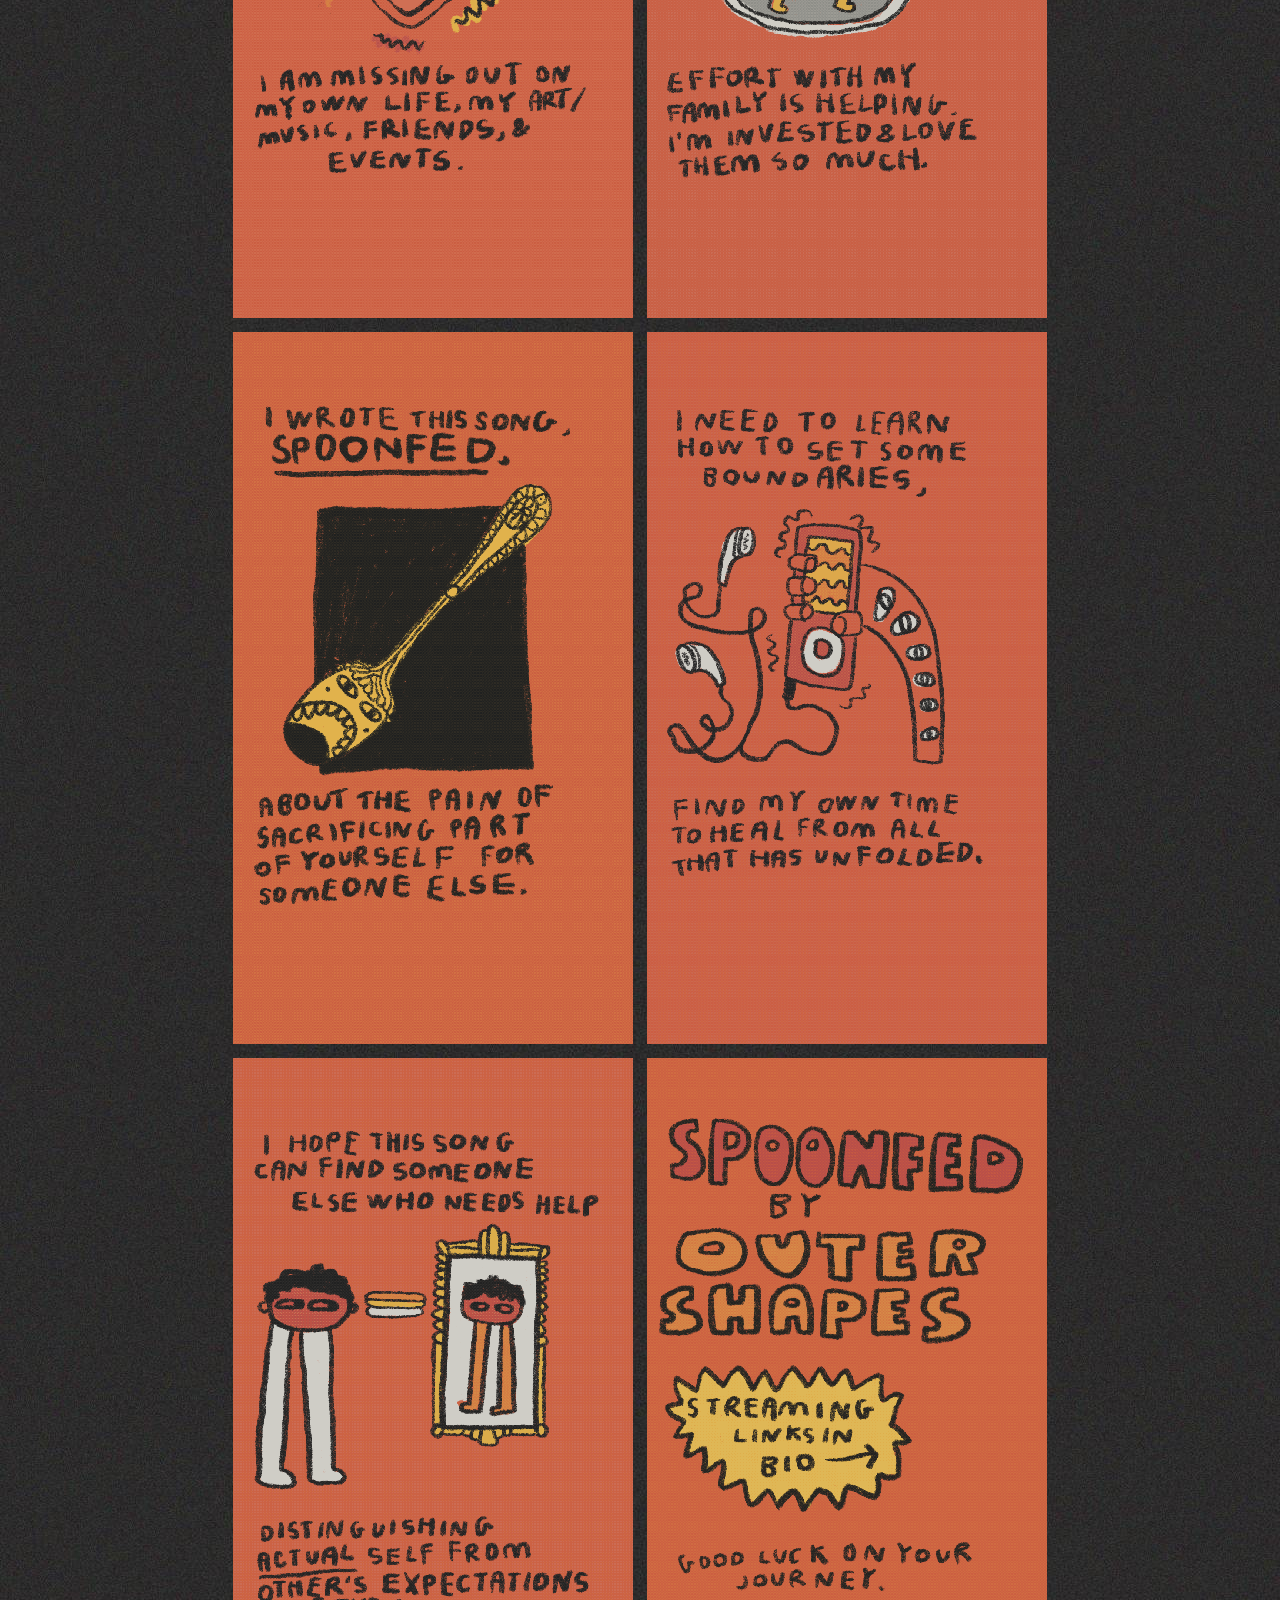
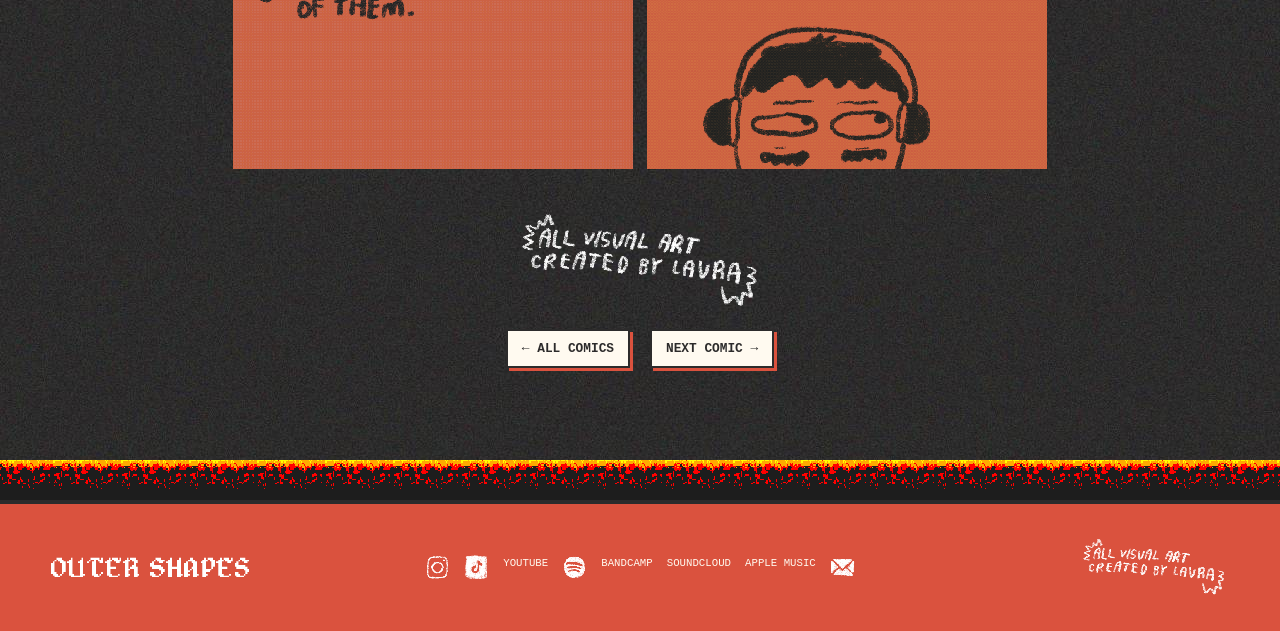
<file: comics-spoonfed.html>
<!DOCTYPE html>
<html lang="en">

<head>
    <meta charSet="utf-8" />
    <meta name="viewport" content="width=device-width, initial-scale=1" />
    <link rel="stylesheet" href="./_next/static/css/index.4u6eTqUD.css" data-rsc-css-href="./_next/static/css/index.4u6eTqUD.css" data-precedence="vite-rsc/importer-resources" />
    <title>Outer Shapes — Feel All Your Feelings</title>
    <meta name="description" content="Outer Shapes is an independent alt queer duo from Brooklyn, NY. Listen, see upcoming shows, explore art, videos, merch, and more." />
    <meta property="og:title" content="Outer Shapes — Feel All Your Feelings" />
    <meta property="og:description" content="New music, upcoming shows, art, videos, merch, and more from Outer Shapes." />
    <meta property="og:type" content="website" />
    <meta property="og:image" content="https://outershapes.com/og.jpg" />
    <meta property="og:image:width" content="1200" />
    <meta property="og:image:height" content="630" />
    <meta property="og:image:alt" content="Outer Shapes — Feel All Your Feelings" />
    <meta name="twitter:card" content="summary_large_image" />
    <meta name="twitter:title" content="Outer Shapes — Feel All Your Feelings" />
    <meta name="twitter:description" content="New music, upcoming shows, art, videos, merch, and more from Outer Shapes." />
    <meta name="twitter:image" content="https://outershapes.com/og.png" />
    <link rel="shortcut icon" href="./favicon.svg" />
    <link rel="icon" href="./favicon.svg" />
</head>

<body class="outershapes">
    <header class="site-header"><a class="brand" href="index.html"><img src="./brand/outer-shapes-logo.png" alt="Outer Shapes" /></a><button class="menu-button" type="button" aria-expanded="false" aria-controls="main-nav">
            MENU +
        </button>
        <nav id="main-nav" class="">
           <a href="index.html#shows">SHOWS</a>
            <a href="index.html#music">MUSIC</a>
            <a href="index.html#comics">COMICS</a>
            <a href="index.html#vlogs">VLOGS</a>
            <a href="index.html#press">PRESS</a>
            <a href="index.html#about">ABOUT</a>
            <a href="index.html#photos">PHOTOS</a>
            <a href="index.html#blog">BLOG</a>
            <a href="index.html#merch">MERCH</a>
            <a class="nav-signup" href="https://docs.google.com/forms/d/e/1FAIpQLSfVLvsaJmT2BF8VPXH4Ynfw4KUy13fuYPJTfwXjbSOUgd7GXw/viewform?usp=send_form" target="_blank" rel="noreferrer">SIGN UP ↗</a></nav>
    </header>
    <div class="fire-divider" aria-hidden="true"></div>
    <div class="desktop">
        <div class="comic-nav" aria-label="Comic gallery controls">
            <button class="comic-arrow comic-prev" type="button">
                <a href="index.html#comics">← ALL COMICS</a>
            </button>
            <button class="comic-arrow comic-next" type="button">
                <a href="comics-fast-forever.html">NEXT COMIC →</a>
            </button>
        </div>
        <h1>The Story Behind "Spoonfed"</h1>
        <div class="bandcamp-embed">
            <iframe style="border: 0; width: 500px; height: 120px;" src="https://bandcamp.com/EmbeddedPlayer/album=2277704246/size=large/bgcol=ffffff/linkcol=0687f5/tracklist=false/artwork=small/track=3836500187/transparent=true/" seamless><a href="https://outershapes.bandcamp.com/album/forward-backward">FORWARD BACKWARD by OUTER SHAPES</a></iframe></div>
        <div class="comic-page">
            <div class="cell"><img src="./brand/comics/spoonfed/IMG_1296.GIF" alt="Outer Shapes" /></div>
            <div class="cell"><img src="./brand/comics/spoonfed/IMG_1297.GIF" alt="Outer Shapes" /></div>
            <div class="cell"><img src="./brand/comics/spoonfed/IMG_1299.GIF" alt="Outer Shapes" /></div>
            <div class="cell"><img src="./brand/comics/spoonfed/IMG_1300.GIF" alt="Outer Shapes" /></div>
            <div class="cell"><img src="./brand/comics/spoonfed/IMG_1301.GIF" alt="Outer Shapes" /></div>
            <div class="cell"><img src="./brand/comics/spoonfed/IMG_1302.GIF" alt="Outer Shapes" /></div>
            <div class="cell"><img src="./brand/comics/spoonfed/IMG_1303.GIF" alt="Outer Shapes" /></div>
            <div class="cell"><img src="./brand/comics/spoonfed/IMG_1304.GIF" alt="Outer Shapes" /></div>

        </div>
        <center><img src="./brand/art-by-laura.png" width="250" alt="All Visual Art Created By Laura" /></center>
        <div class="comic-nav" aria-label="Comic gallery controls">
            <button class="comic-arrow comic-prev" type="button">
                <a href="index.html#comics">← ALL COMICS</a>
            </button>
            <button class="comic-arrow comic-next" type="button">
                <a href="comics-fast-forever.html">NEXT COMIC →</a>
            </button>
        </div>
    </div>
    <div class="fire-divider footer-fire" aria-hidden="true"></div>
    <footer>
        <div class="footer-brand"><a href="index.html"><img src="./brand/outer-shapes-logo.png" width="200" alt="Outer Shapes" /></a></div>
        <div class="footer-links">
            <a href="https://www.instagram.com/outershapes/" target="_blank" rel="noreferrer"><img src="./brand/instagram-white.png" width="25" alt="Instagram" /></a>
            <a href="https://www.tiktok.com/@outershapes" target="_blank" rel="noreferrer"><img src="./brand/tiktok-white.png" width="25" alt="Tiktok" /></a>
            <a href="https://www.youtube.com/@outershapes" target="_blank" rel="noreferrer">YOUTUBE</a>
            <a href="https://open.spotify.com/artist/3wSdUV8WBlBxS4V2goziqi?si=vMtm8S53Qv2RVo74dpbtGA" target="_blank" rel="noreferrer"><img src="./brand/spotify-white.png" width="25" alt="Spotify" /></a>
            <a href="https://outershapes.bandcamp.com" target="_blank" rel="noreferrer">BANDCAMP</a>
            <a href="https://soundcloud.com/outershapes" target="_blank" rel="noreferrer">SOUNDCLOUD</a>
            <a href="https://music.apple.com/us/artist/outer-shapes/1584011473" target="_blank" rel="noreferrer">APPLE MUSIC</a>
            <a href="mailto:outershapesmusic@gmail.com" target="_blank" rel="noreferrer"><img src="./brand/email-white.png" width="25" alt="Email" /></a>
        </div>
        <div class="art-by">
            <img src="./brand/art-by-laura.png" width="150" alt="All Visual Art Created By Laura" /></div>
    </footer>
    </main>
</body>

</html>
</file>
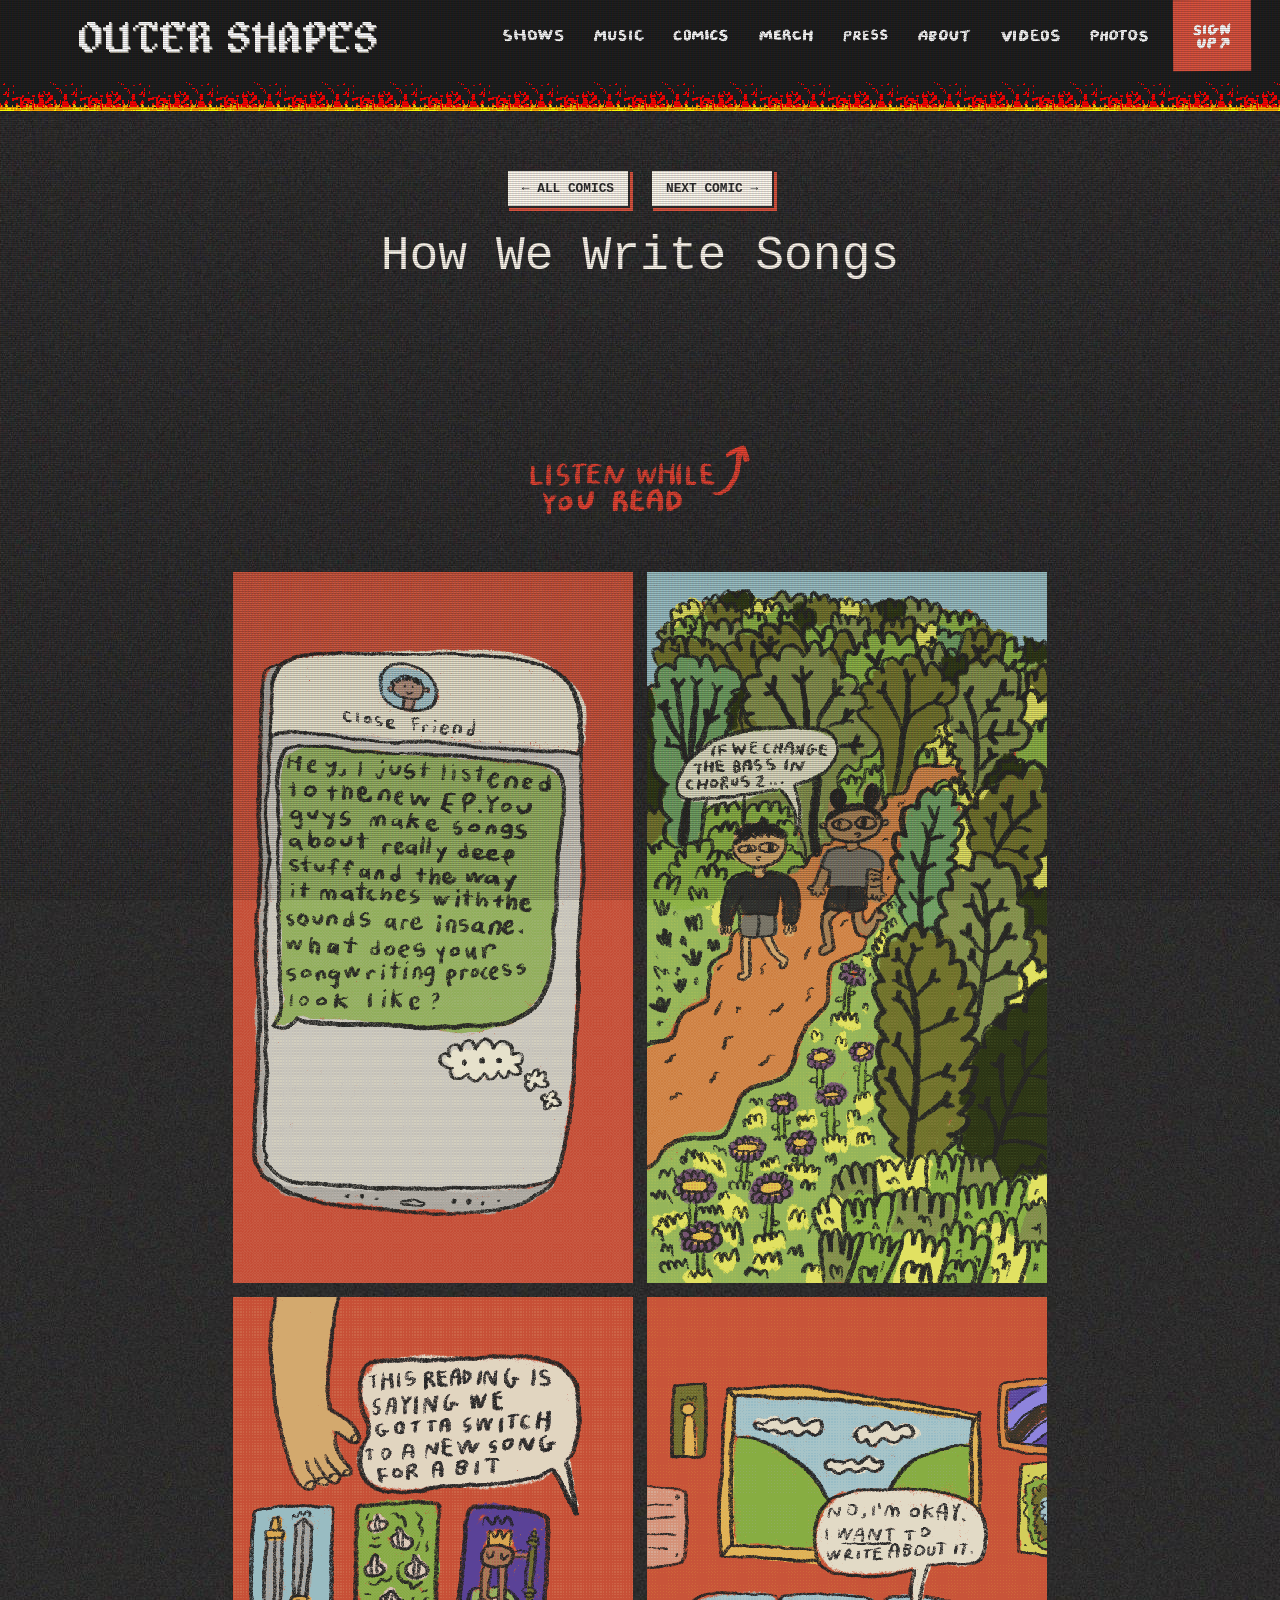
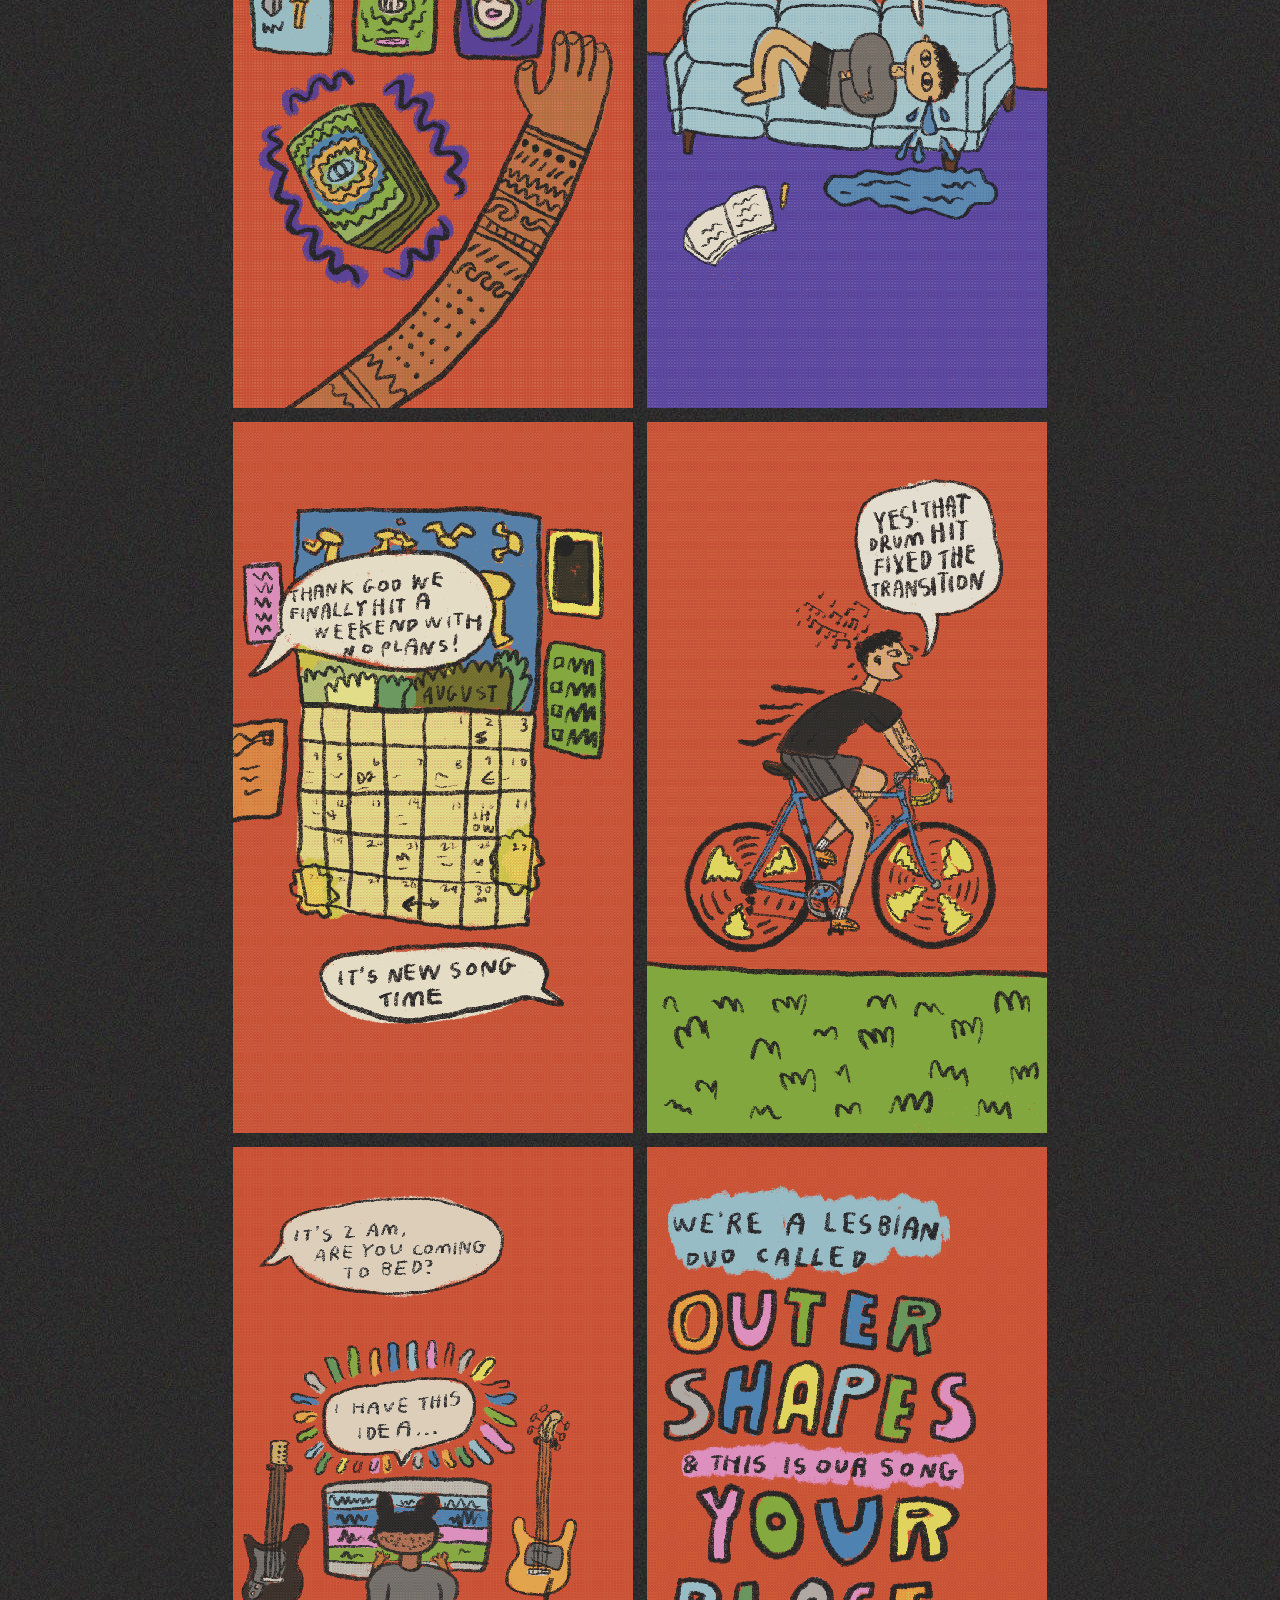
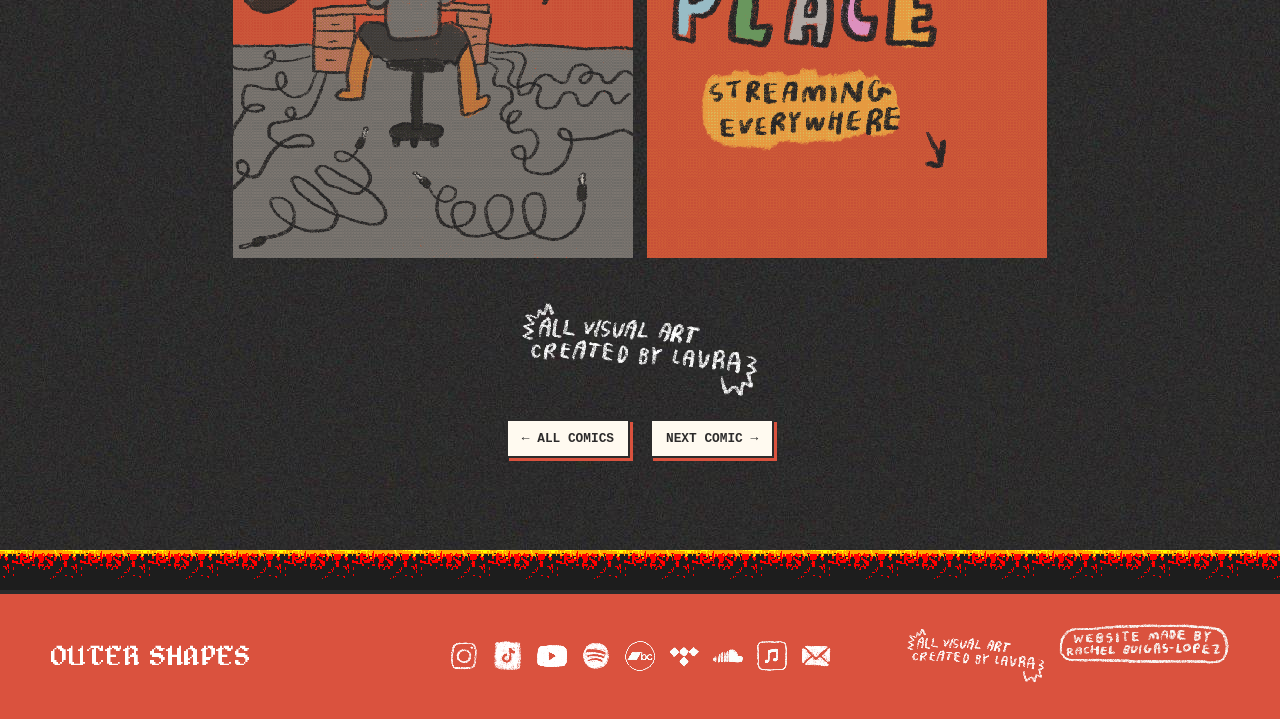
<file: comics-your-place.html>
<!DOCTYPE html>
<html lang="en">

<head>
    <meta charSet="utf-8" />
    <meta name="viewport" content="width=device-width, initial-scale=1" />
    <link rel="stylesheet" href="./_next/static/css/index.4u6eTqUD.css" data-rsc-css-href="./_next/static/css/index.4u6eTqUD.css" data-precedence="vite-rsc/importer-resources" />
    <title>Outer Shapes — Feel All Your Feelings</title>
    <meta name="description" content="Outer Shapes is an independent alt queer duo from Brooklyn, NY. Listen, see upcoming shows, explore art, videos, merch, and more." />
    <meta property="og:title" content="Outer Shapes — Feel All Your Feelings" />
    <meta property="og:description" content="New music, upcoming shows, art, videos, merch, and more from Outer Shapes." />
    <meta property="og:type" content="website" />
    <meta property="og:image" content="https://outershapes.com/og.jpg" />
    <meta property="og:image:width" content="1200" />
    <meta property="og:image:height" content="630" />
    <meta property="og:image:alt" content="Outer Shapes — Feel All Your Feelings" />
    <meta name="twitter:card" content="summary_large_image" />
    <meta name="twitter:title" content="Outer Shapes — Feel All Your Feelings" />
    <meta name="twitter:description" content="New music, upcoming shows, art, videos, merch, and more from Outer Shapes." />
    <meta name="twitter:image" content="https://outershapes.com/og.png" />
    <link rel="shortcut icon" href="./favicon.svg" />
    <link rel="icon" href="./favicon.svg" />
</head>

<body class="outershapes">
    <header class="site-header"><a class="brand" href="index.html"><img src="./brand/outer-shapes-logo.png" alt="Outer Shapes" /></a><button class="menu-button" type="button" aria-expanded="false" aria-controls="main-nav">
            MENU +
        </button>
        <nav id="main-nav">
            <a href="index.html#shows"><img class="menu-name" src="./brand/menu-shows.png" alt="Shows" />
            </a>
            <a href="index.html#music"><img class="menu-name" src="./brand/menu-music.png" alt="Music" /></a>
            <a href="index.html#comics"><img class="menu-name" src="./brand/menu-comics.png" alt="Comics" /></a>
            <a href="index.html#merch"><img class="menu-name" src="./brand/menu-merch.png" alt="Merch" /></a>
            <a href="index.html#press"><img class="menu-name" src="./brand/menu-press.png" alt="Press" /></a>
            <a href="index.html#about"><img class="menu-name" src="./brand/menu-about.png" alt="About" /></a>
            <a href="index.html#vlogs"><img class="menu-name" src="./brand/menu-videos.png" alt="Videos" /></a>
            <a href="index.html#photos"><img class="menu-name" src="./brand/menu-photos.png" alt="Photos" /></a>
            <a class="nav-signup" href="https://docs.google.com/forms/d/e/1FAIpQLSfVLvsaJmT2BF8VPXH4Ynfw4KUy13fuYPJTfwXjbSOUgd7GXw/viewform?usp=send_form" target="_blank" rel="noreferrer"><img class="menu-sign-up" src="./brand/sign-up.png" alt="Sign Up" /></a></nav>
    </header>
    <div class="fire-divider" aria-hidden="true"></div>
    <div class="desktop">
        <div class="comic-nav" aria-label="Comic gallery controls">
            <button class="comic-arrow" type="button">
                <a href="index.html#comics">← ALL COMICS</a>
            </button>
            <button class="comic-arrow" type="button">
                <a href="comics-dust-sad-music.html">NEXT COMIC →</a>
            </button>
        </div>
        <h1>How We Write Songs</h1>
        <div class="bandcamp-embed">
            <iframe style="border: 0; width: 400px; height: 120px;" src="https://bandcamp.com/EmbeddedPlayer/album=2277704246/size=large/bgcol=ffffff/linkcol=0687f5/tracklist=false/artwork=small/track=3924936879/transparent=true/" seamless><a href="https://outershapes.bandcamp.com/album/forward-backward">FORWARD BACKWARD by OUTER SHAPES</a></iframe></div>
        <center><img id="listen" src="./brand/listen-while-you-read.png" width="220" alt=""></center>
        <div class="comic-page">
            <div class="cell"><img src="./brand/comics/your-place/IMG_1341.GIF" alt="Outer Shapes" /></div>
            <div class="cell"><img src="./brand/comics/your-place/IMG_1342.GIF" alt="Outer Shapes" /></div>
            <div class="cell"><img src="./brand/comics/your-place/IMG_1343.GIF" alt="Outer Shapes" /></div>
            <div class="cell"><img src="./brand/comics/your-place/IMG_1344.GIF" alt="Outer Shapes" /></div>
            <div class="cell"><img src="./brand/comics/your-place/IMG_1345.GIF" alt="Outer Shapes" /></div>
            <div class="cell"><img src="./brand/comics/your-place/IMG_1346.GIF" alt="Outer Shapes" /></div>
            <div class="cell"><img src="./brand/comics/your-place/IMG_1347.GIF" alt="Outer Shapes" /></div>
            <div class="cell"><img src="./brand/comics/your-place/IMG_1348.GIF" alt="Outer Shapes" /></div>
        </div>
        <center><img src="./brand/art-by-laura.png" width="250" alt="All Visual Art Created By Laura" /></center>
        <div class="comic-nav" aria-label="Comic gallery controls">
            <button class="comic-arrow" type="button">
                <a href="index.html#comics">← ALL COMICS</a>
            </button>
            <button class="comic-arrow" type="button">
                <a href="comics-dust-sad-music.html">NEXT COMIC →</a>
            </button>
        </div>
    </div>
    <div class="fire-divider footer-fire" aria-hidden="true"></div>
    <footer>
        <div class="footer-brand"><a href="index.html"><img src="./brand/outer-shapes-logo.png" width="200" alt="Outer Shapes" /></a></div>
        <div class="footer-links">
            <a href="https://www.instagram.com/outershapes/" target="_blank" rel="noreferrer"><img src="./brand/instagram-white.png" width="30" alt="Instagram" /></a>
            <a href="https://www.tiktok.com/@outershapes" target="_blank" rel="noreferrer"><img src="./brand/tiktok-white.png" width="30" alt="Tiktok" /></a>
            <a href="https://www.youtube.com/@outershapes" target="_blank" rel="noreferrer"><img src="./brand/youtube-white.png" width="30" alt="YouTube" /></a>
            <a href="https://open.spotify.com/artist/3wSdUV8WBlBxS4V2goziqi?si=vMtm8S53Qv2RVo74dpbtGA" target="_blank" rel="noreferrer"><img src="./brand/spotify-white.png" width="30" alt="Spotify" /></a>
            <a href="https://outershapes.bandcamp.com" target="_blank" rel="noreferrer"><img src="./brand/bandcamp-white.png" width="30" alt="Bandcamp" /></a>
            <a href="https://tidal.com/album/497326442" target="_blank" rel="noreferrer"><img src="./brand/tidal-white.png" width="30" alt="Tidal" /></a>
            <a href="https://soundcloud.com/outershapes" target="_blank" rel="noreferrer"><img src="./brand/soundcloud-white.png" width="30" alt="SoundCloud" /></a>
            <a href="https://music.apple.com/us/artist/outer-shapes/1584011473" target="_blank" rel="noreferrer"><img src="./brand/applemusic-white.png" width="30" alt="Apple Music" /></a>
            <a href="mailto:outershapesmusic@gmail.com" target="_blank" rel="noreferrer"><img src="./brand/email-white.png" width="30" alt="Email" /></a>
        </div>
        <div class="art-by">
            <a href="https://www.instagram.com/shkouratoff/" target="_blank"><img id=laura src="./brand/art-by-laura.png" width="150" alt="All Visual Art Created By Laura" /></a>
            <a href="https://www.instagram.com/rachelbuigas/" target="_blank"><img id=rachel src="./brand/made-by-rachel.png" alt="Website made by Rachel Buigas-Lopez" /></div></a>
    </footer>
    </main>
    <script>
    const menuButton = document.querySelector(".menu-button");
    const mainNav = document.querySelector("#main-nav");

    menuButton.addEventListener("click", () => {
        const isOpen = mainNav.classList.toggle("open");

        menuButton.setAttribute("aria-expanded", String(isOpen));
        menuButton.textContent = isOpen ? "MENU −" : "MENU +";
    });

    // Close the menu after selecting an internal link.
    mainNav.querySelectorAll("a").forEach((link) => {
        link.addEventListener("click", () => {
            mainNav.classList.remove("open");
            menuButton.setAttribute("aria-expanded", "false");
            menuButton.textContent = "MENU +";
        });
    });

    // Allow the Escape key to close the menu.
    document.addEventListener("keydown", (event) => {
        if (event.key === "Escape") {
            mainNav.classList.remove("open");
            menuButton.setAttribute("aria-expanded", "false");
            menuButton.textContent = "MENU +";
            menuButton.focus();
        }
    });
    </script>
</body>

</html>
</file>
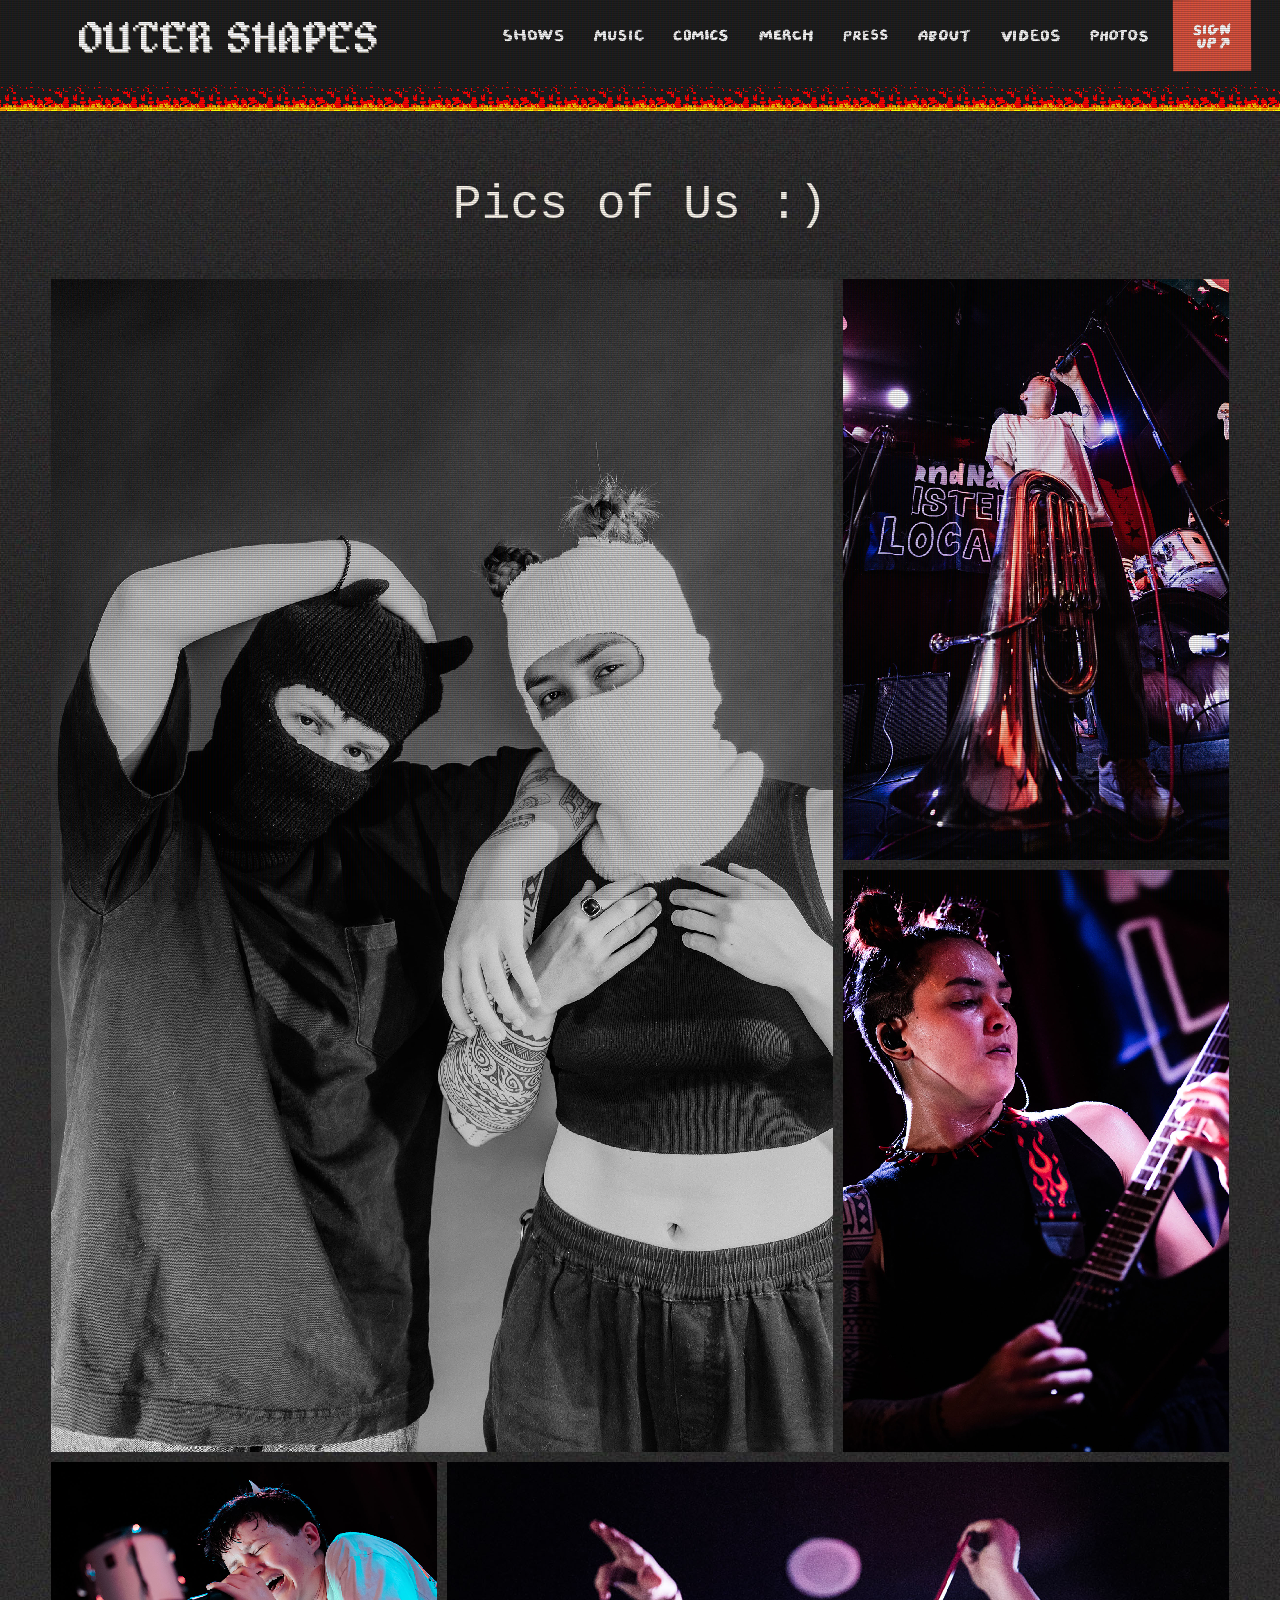
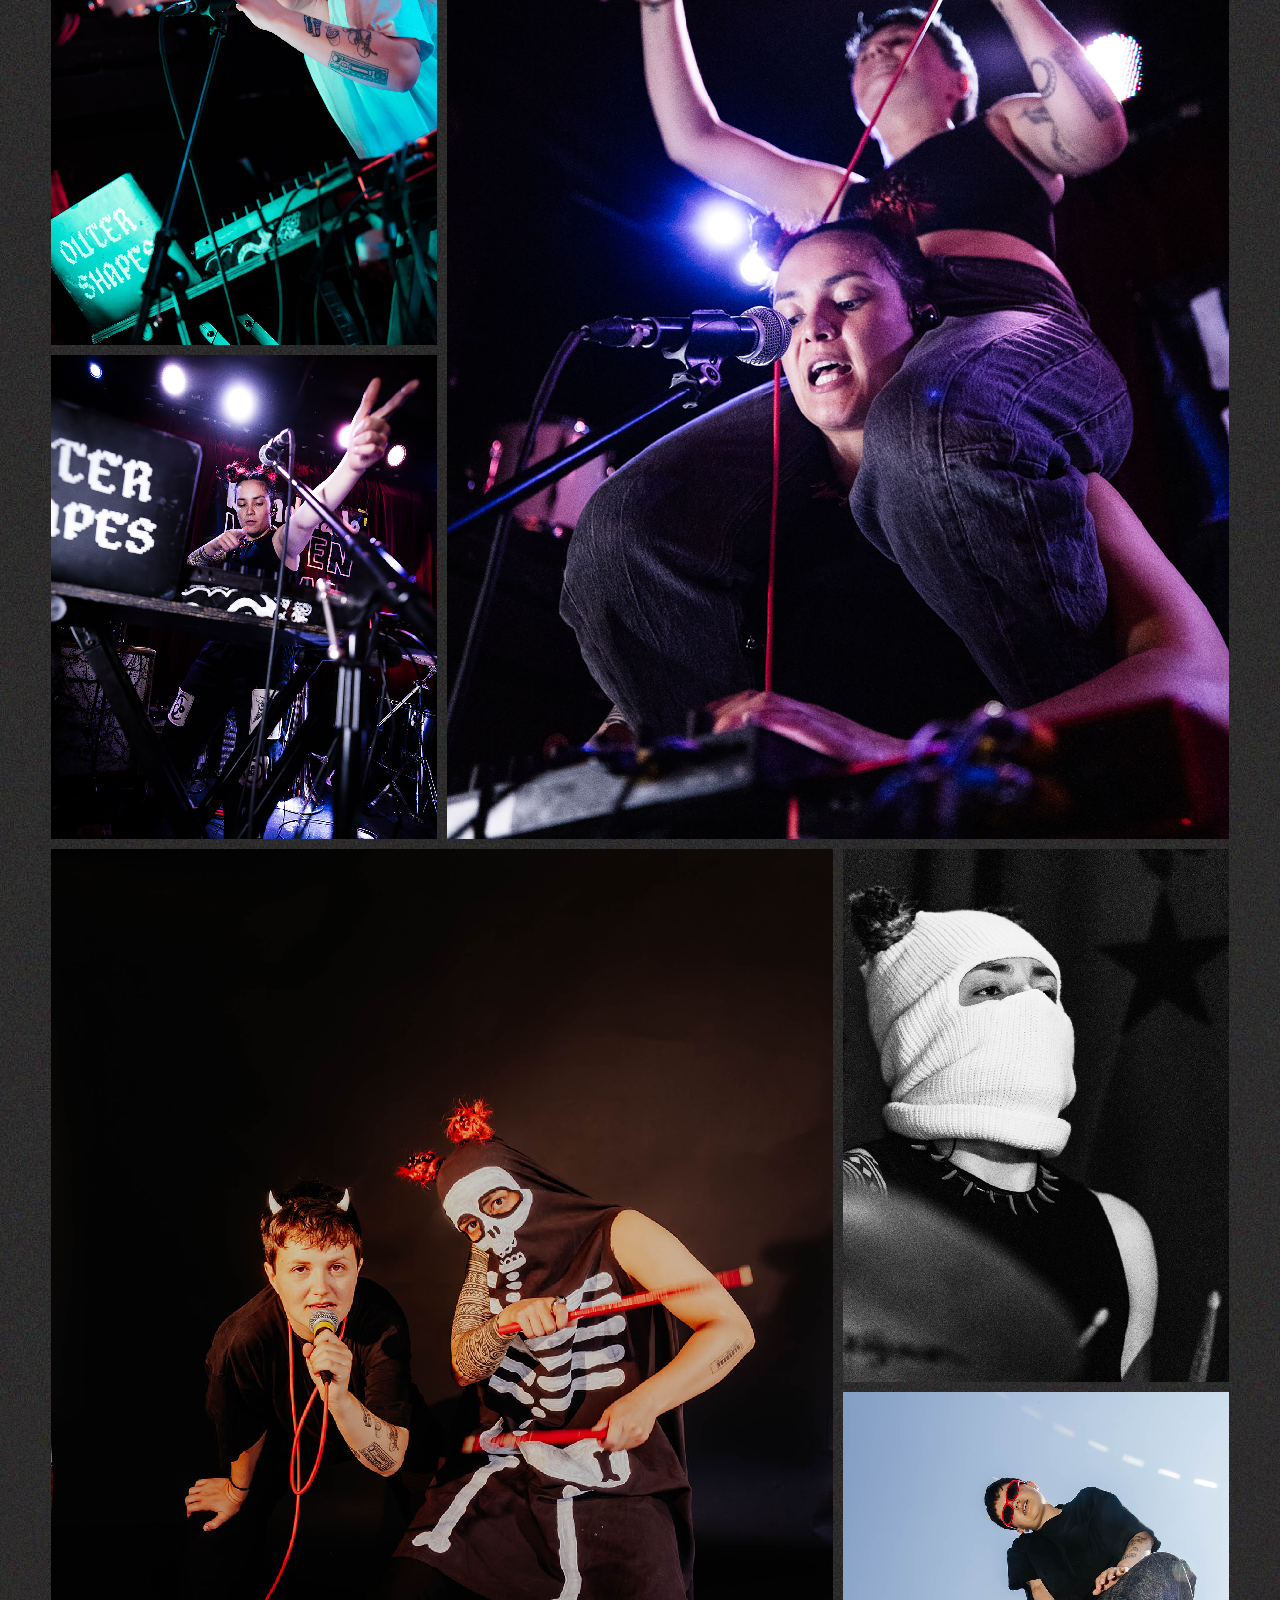
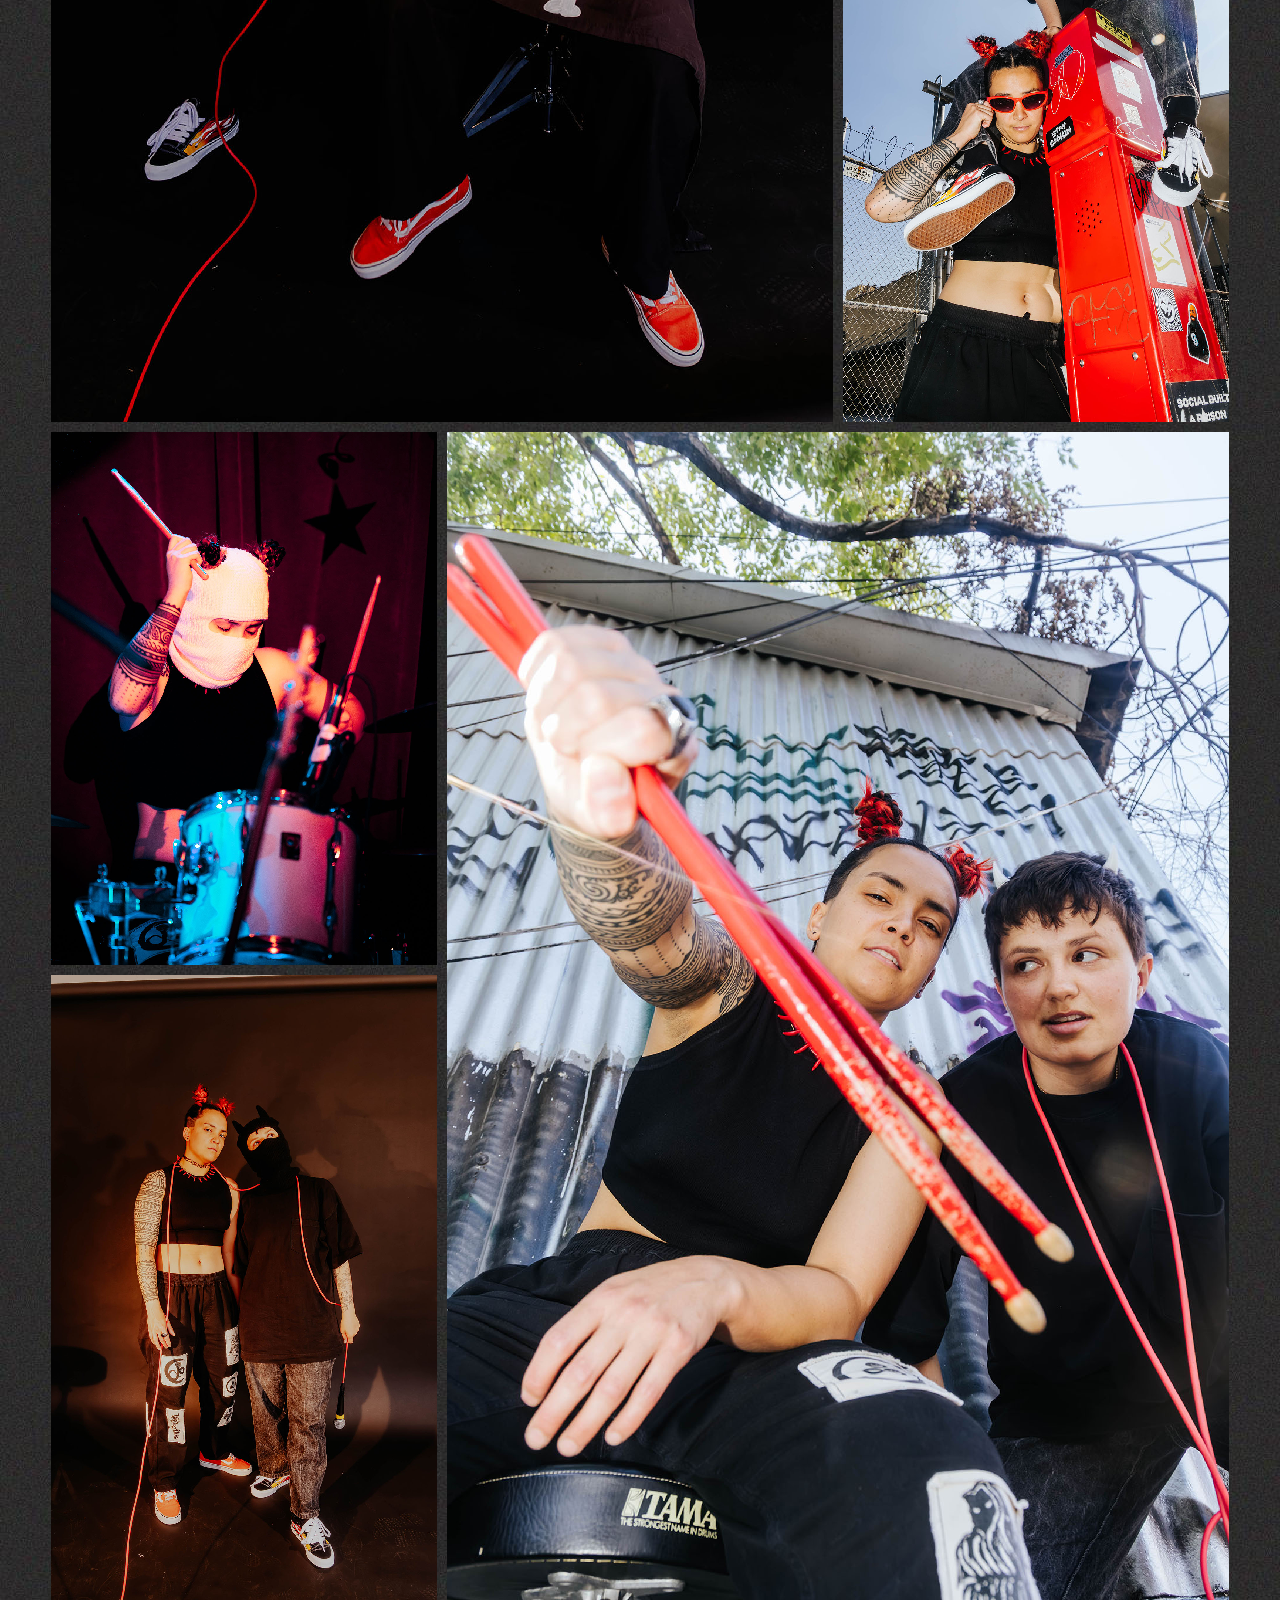
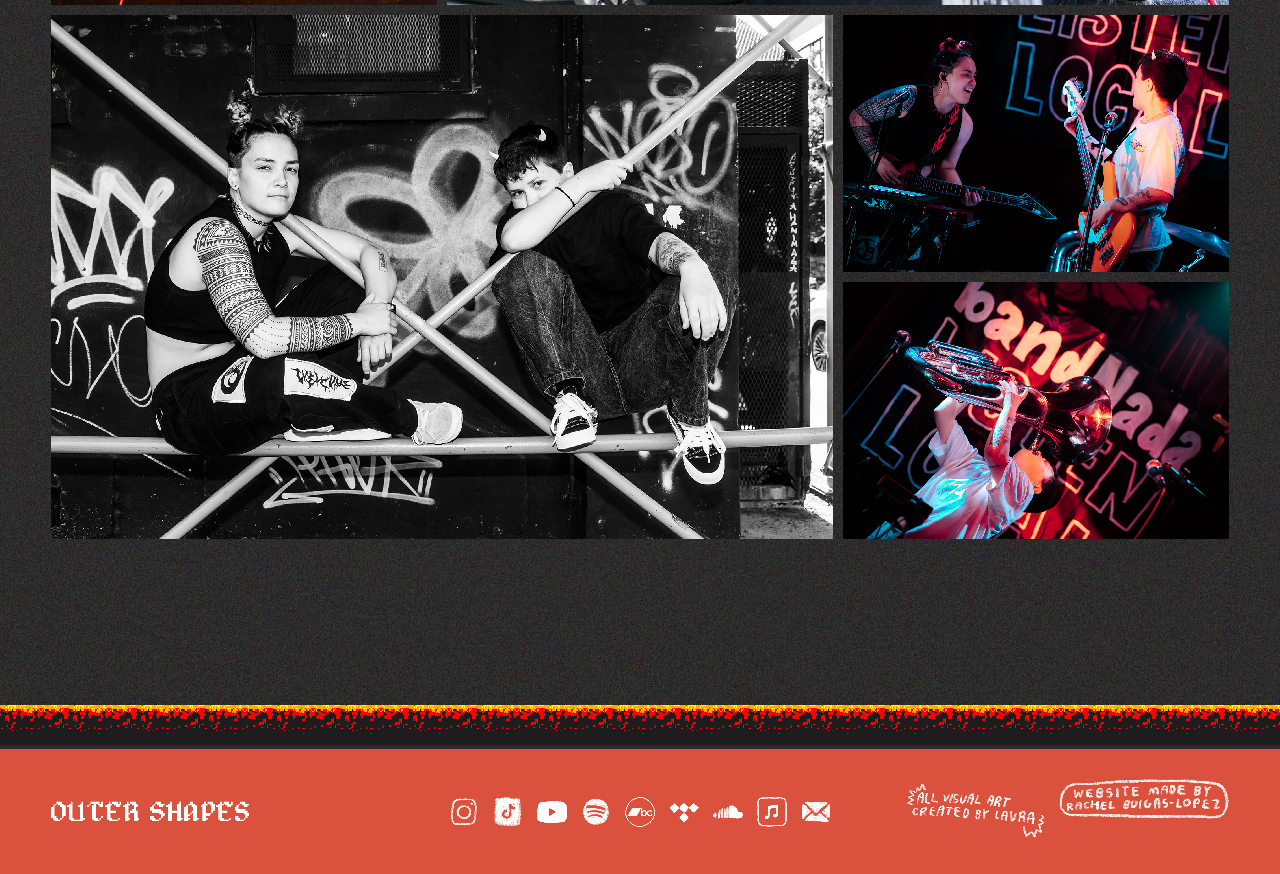
<file: photos.html>
<!DOCTYPE html>
<html lang="en">

<head>
    <meta charSet="utf-8" />
    <meta name="viewport" content="width=device-width, initial-scale=1" />
    <link rel="stylesheet" href="./_next/static/css/index.4u6eTqUD.css" data-rsc-css-href="./_next/static/css/index.4u6eTqUD.css" data-precedence="vite-rsc/importer-resources" />
    <title>Outer Shapes — Feel All Your Feelings</title>
    <meta name="description" content="Outer Shapes is an independent alt queer duo from Brooklyn, NY. Listen, see upcoming shows, explore art, videos, merch, and more." />
    <meta property="og:title" content="Outer Shapes — Feel All Your Feelings" />
    <meta property="og:description" content="New music, upcoming shows, art, videos, merch, and more from Outer Shapes." />
    <meta property="og:type" content="website" />
    <meta property="og:image" content="https://outershapes.com/og.jpg" />
    <meta property="og:image:width" content="1200" />
    <meta property="og:image:height" content="630" />
    <meta property="og:image:alt" content="Outer Shapes — Feel All Your Feelings" />
    <meta name="twitter:card" content="summary_large_image" />
    <meta name="twitter:title" content="Outer Shapes — Feel All Your Feelings" />
    <meta name="twitter:description" content="New music, upcoming shows, art, videos, merch, and more from Outer Shapes." />
    <meta name="twitter:image" content="https://outershapes.com/og.png" />
    <link rel="shortcut icon" href="./favicon.svg" />
    <link rel="icon" href="./favicon.svg" />
</head>

<body class="outershapes">
    <header class="site-header"><a class="brand" href="index.html"><img src="./brand/outer-shapes-logo.png" alt="Outer Shapes" /></a><button class="menu-button" type="button" aria-expanded="false" aria-controls="main-nav">
            MENU +
        </button>
        <nav id="main-nav">
            <a href="index.html#shows"><img class="menu-name" src="./brand/menu-shows.png" alt="Shows" />
            </a>
            <a href="index.html#music"><img class="menu-name" src="./brand/menu-music.png" alt="Music" /></a>
            <a href="index.html#comics"><img class="menu-name" src="./brand/menu-comics.png" alt="Comics" /></a>
            <a href="index.html#merch"><img class="menu-name" src="./brand/menu-merch.png" alt="Merch" /></a>
            <a href="index.html#press"><img class="menu-name" src="./brand/menu-press.png" alt="Press" /></a>
            <a href="index.html#about"><img class="menu-name" src="./brand/menu-about.png" alt="About" /></a>
            <a href="index.html#vlogs"><img class="menu-name" src="./brand/menu-videos.png" alt="Videos" /></a>
            <a href="index.html#photos"><img class="menu-name" src="./brand/menu-photos.png" alt="Photos" /></a>
            <a class="nav-signup" href="https://docs.google.com/forms/d/e/1FAIpQLSfVLvsaJmT2BF8VPXH4Ynfw4KUy13fuYPJTfwXjbSOUgd7GXw/viewform?usp=send_form" target="_blank" rel="noreferrer"><img class="menu-sign-up" src="./brand/sign-up.png" alt="Sign Up" /></a></nav>
    </header>
    <div class="fire-divider" aria-hidden="true"></div>
    <div class="desktop">
        <h1>Pics of Us :)</h1>
        <div class="collage">
            <img src="./brand/photos/Outer Shapes Main by Merissa Blitz.jpg" alt="Outer Shapes" />
            <img src="./brand/photos/Outer Shapes LIVE 3 by @sistahstudios_events.jpg" alt="Outer Shapes" />
            <img src="./brand/photos/Outer Shapes LIVE 4 by @sistahstudios_events.jpg" alt="Outer Shapes" />
            <img src="./brand/photos/Outer Shapes LIVE 6 by @sistahstudios_events.jpg" alt="Outer Shapes" />
            <img src="./brand/photos/Outer Shapes LIVE 1 by @sistahstudios_events.jpg" alt="Outer Shapes" />
            <img src="./brand/photos/Outer Shapes LIVE 2 by @sistahstudios_events.jpg" alt="Outer Shapes" />
            <img src="./brand/photos/Outer Shapes 6 by Merissa Blitz.jpg" alt="Outer Shapes" />
            <img src="./brand/photos/Outer Shapes LIVE 5 by @sistahstudios_events.jpg" alt="Outer Shapes" />
            <img src="./brand/photos/Outer Shapes 2 by Merissa Blitz.jpg" alt="Outer Shapes" />
            <img src="./brand/photos/Outer Shapes LIVE 7 by @sistahstudios_events.jpg" alt="Outer Shapes" />
            <img src="./brand/photos/Outer Shapes 4 by Merissa Blitz.jpg" alt="Outer Shapes" />
            <img src="./brand/photos/Outer Shapes 7 by Merissa Blitz.jpg" alt="Outer Shapes" />
            <img src="./brand/photos/Outer Shapes 5 by Merissa Blitz.jpg" alt="Outer Shapes" />
            <img src="./brand/photos/Outer Shapes LIVE 8 by @sistahstudios_events.jpg" alt="Outer Shapes" />
            <img src="./brand/photos/Outer Shapes LIVE 9 by @sistahstudios_events.jpg" alt="Outer Shapes" />
        </div>
        <center>
            <p>Photos by Merissa Blitz and Sistah Studios</p>
        </center>
    </div>
    <div class="fire-divider footer-fire" aria-hidden="true"></div>
    <footer>
        <div class="footer-brand"><a href="index.html"><img src="./brand/outer-shapes-logo.png" width="200" alt="Outer Shapes" /></a></div>
        <div class="footer-links">
            <a href="https://www.instagram.com/outershapes/" target="_blank" rel="noreferrer"><img src="./brand/instagram-white.png" width="30" alt="Instagram" /></a>
            <a href="https://www.tiktok.com/@outershapes" target="_blank" rel="noreferrer"><img src="./brand/tiktok-white.png" width="30" alt="Tiktok" /></a>
            <a href="https://www.youtube.com/@outershapes" target="_blank" rel="noreferrer"><img src="./brand/youtube-white.png" width="30" alt="YouTube" /></a>
            <a href="https://open.spotify.com/artist/3wSdUV8WBlBxS4V2goziqi?si=vMtm8S53Qv2RVo74dpbtGA" target="_blank" rel="noreferrer"><img src="./brand/spotify-white.png" width="30" alt="Spotify" /></a>
            <a href="https://outershapes.bandcamp.com" target="_blank" rel="noreferrer"><img src="./brand/bandcamp-white.png" width="30" alt="Bandcamp" /></a>
            <a href="https://tidal.com/album/497326442" target="_blank" rel="noreferrer"><img src="./brand/tidal-white.png" width="30" alt="Tidal" /></a>
            <a href="https://soundcloud.com/outershapes" target="_blank" rel="noreferrer"><img src="./brand/soundcloud-white.png" width="30" alt="SoundCloud" /></a>
            <a href="https://music.apple.com/us/artist/outer-shapes/1584011473" target="_blank" rel="noreferrer"><img src="./brand/applemusic-white.png" width="30" alt="Apple Music" /></a>
            <a href="mailto:outershapesmusic@gmail.com" target="_blank" rel="noreferrer"><img src="./brand/email-white.png" width="30" alt="Email" /></a>
        </div>
        <div class="art-by">
            <a href="https://www.instagram.com/shkouratoff/" target="_blank"><img id=laura src="./brand/art-by-laura.png" width="150" alt="All Visual Art Created By Laura" /></a>
            <a href="https://www.instagram.com/rachelbuigas/" target="_blank"><img id=rachel src="./brand/made-by-rachel.png" alt="Website made by Rachel Buigas-Lopez" /></div></a>
    </footer>
    </main>
    <script>
    const menuButton = document.querySelector(".menu-button");
    const mainNav = document.querySelector("#main-nav");

    menuButton.addEventListener("click", () => {
        const isOpen = mainNav.classList.toggle("open");

        menuButton.setAttribute("aria-expanded", String(isOpen));
        menuButton.textContent = isOpen ? "MENU −" : "MENU +";
    });

    // Close the menu after selecting an internal link.
    mainNav.querySelectorAll("a").forEach((link) => {
        link.addEventListener("click", () => {
            mainNav.classList.remove("open");
            menuButton.setAttribute("aria-expanded", "false");
            menuButton.textContent = "MENU +";
        });
    });

    // Allow the Escape key to close the menu.
    document.addEventListener("keydown", (event) => {
        if (event.key === "Escape") {
            mainNav.classList.remove("open");
            menuButton.setAttribute("aria-expanded", "false");
            menuButton.textContent = "MENU +";
            menuButton.focus();
        }
    });
    </script>
</body>

</html>
</file>
<file: _next/static/css/index.4u6eTqUD.css>
@layer properties {
    @supports (((-webkit-hyphens: none)) and (not (margin-trim:inline))) or ((-moz-orient:inline) and (not (color:rgb(from red r g b)))) {

        *,
        :before,
        :after {
            --tw-rotate-x: initial;
            --tw-rotate-y: initial;
            --tw-rotate-z: initial;
            --tw-skew-x: initial;
            --tw-skew-y: initial;
            --tw-outline-style: solid;
            --tw-blur: initial;
            --tw-brightness: initial;
            --tw-contrast: initial;
            --tw-grayscale: initial;
            --tw-hue-rotate: initial;
            --tw-invert: initial;
            --tw-opacity: initial;
            --tw-saturate: initial;
            --tw-sepia: initial;
            --tw-drop-shadow: initial;
            --tw-drop-shadow-color: initial;
            --tw-drop-shadow-alpha: 100%;
            --tw-drop-shadow-size: initial
        }

        ::backdrop {
            --tw-rotate-x: initial;
            --tw-rotate-y: initial;
            --tw-rotate-z: initial;
            --tw-skew-x: initial;
            --tw-skew-y: initial;
            --tw-outline-style: solid;
            --tw-blur: initial;
            --tw-brightness: initial;
            --tw-contrast: initial;
            --tw-grayscale: initial;
            --tw-hue-rotate: initial;
            --tw-invert: initial;
            --tw-opacity: initial;
            --tw-saturate: initial;
            --tw-sepia: initial;
            --tw-drop-shadow: initial;
            --tw-drop-shadow-color: initial;
            --tw-drop-shadow-alpha: 100%;
            --tw-drop-shadow-size: initial
        }
    }
}

@layer theme {

    :root,
    :host {
        --font-sans: ui-sans-serif, system-ui, sans-serif, "Apple Color Emoji", "Segoe UI Emoji", "Segoe UI Symbol", "Noto Color Emoji";
        --font-mono: ui-monospace, SFMono-Regular, Menlo, Monaco, Consolas, "Liberation Mono", "Courier New", monospace;
        --spacing: .25rem;
        --default-transition-duration: .15s;
        --default-transition-timing-function: cubic-bezier(.4, 0, .2, 1);
        --default-font-family: var(--font-sans);
        --default-mono-font-family: var(--font-mono)
    }
}

@layer base {

    *,
    :after,
    :before {
        box-sizing: border-box;
        border: 0 solid;
        margin: 0;
        padding: 0
    }

    ::backdrop {
        box-sizing: border-box;
        border: 0 solid;
        margin: 0;
        padding: 0
    }

    ::file-selector-button {
        box-sizing: border-box;
        border: 0 solid;
        margin: 0;
        padding: 0
    }

    html,
    :host {
        -webkit-text-size-adjust: 100%;
        tab-size: 4;
        line-height: 1.5;
        font-family: var(--default-font-family, ui-sans-serif, system-ui, sans-serif, "Apple Color Emoji", "Segoe UI Emoji", "Segoe UI Symbol", "Noto Color Emoji");
        font-feature-settings: var(--default-font-feature-settings, normal);
        font-variation-settings: var(--default-font-variation-settings, normal);
        -webkit-tap-highlight-color: transparent
    }

    hr {
        height: 0;
        color: inherit;
        border-top-width: 1px
    }

    abbr:where([title]) {
        -webkit-text-decoration: underline dotted;
        text-decoration: underline dotted
    }

    h1,
    h2,
    h3,
    h4,
    h5,
    h6,
        {
        font-size: inherit;
        font-weight: inherit
    }

    p {
        font-size: 1rem;
    }



    h1 {
        color: var(--cream);
        margin: 24px 0 17px;
        font-family: Courier New, Courier, monospace;
        font-weight: 500;
        text-align: center;
        font-size: 3rem;
        line-height: 1em;
    }

    a {
        color: inherit;
        -webkit-text-decoration: inherit;
        -webkit-text-decoration: inherit;
        -webkit-text-decoration: inherit;
        -webkit-text-decoration: inherit;
        text-decoration: inherit
    }

    b,
    strong {
        font-weight: bolder
    }

    code,
    kbd,
    samp,
    pre {
        font-family: var(--default-mono-font-family, ui-monospace, SFMono-Regular, Menlo, Monaco, Consolas, "Liberation Mono", "Courier New", monospace);
        font-feature-settings: var(--default-mono-font-feature-settings, normal);
        font-variation-settings: var(--default-mono-font-variation-settings, normal);
        font-size: 1em
    }

    small {
        font-size: 80%
    }

    sub,
    sup {
        vertical-align: baseline;
        font-size: 75%;
        line-height: 0;
        position: relative
    }

    sub {
        bottom: -.25em
    }

    sup {
        top: -.5em
    }

    table {
        text-indent: 0;
        border-color: inherit;
        border-collapse: collapse
    }

    :-moz-focusring {
        outline: auto
    }

    progress {
        vertical-align: baseline
    }

    summary {
        display: list-item
    }

    ol,
    ul,
    menu {
        list-style: none
    }

    img,
    svg,
    video,
    canvas,
    audio,
    iframe,
    embed,
    object {
        vertical-align: middle;
        display: block
    }

    img,
    video {
        max-width: 100%;
        height: auto
    }

    button,
    input,
    select,
    optgroup,
    textarea {
        font: inherit;
        font-feature-settings: inherit;
        font-variation-settings: inherit;
        letter-spacing: inherit;
        color: inherit;
        opacity: 1;
        background-color: #0000;
        border-radius: 0
    }

    ::file-selector-button {
        font: inherit;
        font-feature-settings: inherit;
        font-variation-settings: inherit;
        letter-spacing: inherit;
        color: inherit;
        opacity: 1;
        background-color: #0000;
        border-radius: 0
    }

    :where(select:is([multiple], [size])) optgroup {
        font-weight: bolder
    }

    :where(select:is([multiple], [size])) optgroup option {
        padding-inline-start: 20px
    }

    ::file-selector-button {
        margin-inline-end: 4px
    }

    ::placeholder {
        opacity: 1
    }

    @supports (not ((-webkit-appearance:-apple-pay-button))) or (contain-intrinsic-size:1px) {
        ::placeholder {
            color: currentColor
        }

        @supports (color:color-mix(in lab, red, red)) {
            ::placeholder {
                color: color-mix(in oklab, currentcolor 50%, transparent)
            }
        }
    }

    textarea {
        resize: vertical
    }

    ::-webkit-search-decoration {
        -webkit-appearance: none
    }

    ::-webkit-date-and-time-value {
        min-height: 1lh;
        text-align: inherit
    }

    ::-webkit-datetime-edit {
        display: inline-flex
    }

    ::-webkit-datetime-edit-fields-wrapper {
        padding: 0
    }

    ::-webkit-datetime-edit {
        padding-block: 0
    }

    ::-webkit-datetime-edit-year-field {
        padding-block: 0
    }

    ::-webkit-datetime-edit-month-field {
        padding-block: 0
    }

    ::-webkit-datetime-edit-day-field {
        padding-block: 0
    }

    ::-webkit-datetime-edit-hour-field {
        padding-block: 0
    }

    ::-webkit-datetime-edit-minute-field {
        padding-block: 0
    }

    ::-webkit-datetime-edit-second-field {
        padding-block: 0
    }

    ::-webkit-datetime-edit-millisecond-field {
        padding-block: 0
    }

    ::-webkit-datetime-edit-meridiem-field {
        padding-block: 0
    }

    ::-webkit-calendar-picker-indicator {
        line-height: 1
    }

    :-moz-ui-invalid {
        box-shadow: none
    }

    button,
    input:where([type=button], [type=reset], [type=submit]) {
        -webkit-appearance: button;
        appearance: button
    }

    ::file-selector-button {
        -webkit-appearance: button;
        appearance: button
    }

    ::-webkit-inner-spin-button {
        height: auto
    }

    ::-webkit-outer-spin-button {
        height: auto
    }

    [hidden]:where(:not([hidden=until-found])) {
        display: none !important
    }
}

@layer components;

@layer utilities {
    .visible {
        visibility: visible
    }

    .fixed {
        position: fixed
    }

    .static {
        position: static
    }

    .sticky {
        position: sticky
    }

    .start {
        inset-inline-start: var(--spacing)
    }

    .end {
        inset-inline-end: var(--spacing)
    }

    .container {
        width: 100%
    }

    @media (min-width:40rem) {
        .container {
            max-width: 40rem
        }
    }

    @media (min-width:48rem) {
        .container {
            max-width: 48rem
        }
    }

    @media (min-width:64rem) {
        .container {
            max-width: 64rem
        }
    }

    @media (min-width:80rem) {
        .container {
            max-width: 80rem
        }
    }

    @media (min-width:96rem) {
        .container {
            max-width: 96rem
        }
    }

    .flex {
        display: flex
    }

    .hidden {
        display: none
    }

    .inline-flex {
        display: inline-flex
    }

    .table {
        display: table
    }

    .flex-grow {
        flex-grow: 1
    }

    .transform {
        transform: var(--tw-rotate-x, ) var(--tw-rotate-y, ) var(--tw-rotate-z, ) var(--tw-skew-x, ) var(--tw-skew-y, )
    }

    .resize {
        resize: both
    }

    .outline {
        outline-style: var(--tw-outline-style);
        outline-width: 1px
    }

    .blur {
        --tw-blur: blur(8px);
        filter: var(--tw-blur, ) var(--tw-brightness, ) var(--tw-contrast, ) var(--tw-grayscale, ) var(--tw-hue-rotate, ) var(--tw-invert, ) var(--tw-saturate, ) var(--tw-sepia, ) var(--tw-drop-shadow, )
    }

    .transition {
        transition-property: color, background-color, border-color, outline-color, text-decoration-color, fill, stroke, --tw-gradient-from, --tw-gradient-via, --tw-gradient-to, opacity, box-shadow, transform, translate, scale, rotate, filter, -webkit-backdrop-filter, backdrop-filter, display, content-visibility, overlay, pointer-events;
        transition-timing-function: var(--tw-ease, var(--default-transition-timing-function));
        transition-duration: var(--tw-duration, var(--default-transition-duration))
    }
}

:root {
    --red: #da523E;
    --orange: #999;
    --ink: #2c2b2b;
    --paper: white;
    --cream: #fffaf0;
    --muted: #d9cfbd;
    --shadow: 8px 8px 0 var(--orange);
    --border: 3px solid var(--ink)
}

* {
    box-sizing: border-box
}

html {
    scroll-behavior: smooth;
    cursor: image-set(url(../../../brand/cursor-2x.png) 2dppx) 12 12, auto;
    scroll-padding-top: 50px
}

body {
    color: var(--ink);
    background: var(--ink);
    cursor: image-set(url(../../../brand/cursor-2x.png) 2dppx) 12 12, auto;
    margin: 0;
    font-family: Courier New, Courier, monospace;
    overflow-x: hidden;
    image-rendering: pixelated;
}

.outershapes::before {
    content: "";
    position: fixed;
    inset: 0;
    background:
        linear-gradient(rgba(18, 16, 16, 0) 50%,
        rgba(0, 0, 0, 0.2) 50%),
        linear-gradient(90deg,
        rgba(255, 0, 0, 0.06),
        rgba(0, 255, 0, 0.02),
        rgba(0, 0, 255, 0.06));

    background-size: 100% 2px, 3px 100%;
    z-index: 9999;
    pointer-events: none;
}

a,
button,
label,
input[type=file] {
    cursor: image-set(url(../../../brand/cursor-pointer-2x.png) 2dppx) 12 12, pointer;
}

a {
    color: inherit
}

button,
input {
    font: inherit
}

button,
a {
    -webkit-tap-highlight-color: transparent cursor: image-set(url(../../../brand/cursor-pointer-2x.png) 2dppx) 12 12, pointer
}

img {
    max-width: 100%
}

::selection {
    color: var(--cream);
    background: var(--red)
}


.email-me img {
    margin: 0 auto;
}

.skip-link {
    z-index: 1000;
    color: var(--cream);
    background: var(--red);
    border: var(--border);
    padding: 12px;
    font-weight: 900;
    position: fixed;
    top: -100px;
    left: 12px
}

.skip-link:focus {
    top: 12px
}

.scanlines {
    pointer-events: none;
    z-index: 100;
    opacity: .055;
    mix-blend-mode: multiply;
    background: repeating-linear-gradient(0deg, #0000 0 3px, #000 4px);
    position: fixed;
    inset: 0
}

.site-header {
    z-index: 80;
    color: #fff;
    background: #1d1d1d;
    align-items: stretch;
    min-height: 67px;
    display: flex;
    position: sticky;
    top: 0
}

@media (max-width: 1100px) {
    #main-nav {
        background: var(--ink);
        position: absolute;
        z-index: 100;
        top: 100%;
        left: 0;
        right: 0;
        width: 100%;
    }

    #main-nav.open {
        display: grid;
    }
}

.brand {
    justify-content: center;
    align-items: center;
    width: 100%;
    min-height: 50px;
    padding: 15px 24px 11px;
    text-decoration: none;
    display: flex;
    flex: 1;
}

.brand img {
    filter: drop-shadow(1px 1px #fff3d68c);
    width: min(300px, 64vw);
    height: auto
}

nav {
    justify-content: center;
    align-items: stretch;
    width: 100%;
    min-height: 47px;
    display: flex;
    flex: 2;
}

nav a {
    color: var(--cream);
    align-items: center;
    padding: 0 15px;
    font-size: 1rem;
    font-weight: 900;
    text-decoration: none;
    display: flex;
    transform: rotate(-.35deg)
}

nav a:nth-child(2n) {
    transform: rotate(.35deg)
}

:is(nav a:hover, nav a:focus-visible) {
    color: var(--ink);
    background: var(--red);
}

nav .nav-signup {
    color: var(--cream);
    background: var(--red);

}

a.nav-signup {
    padding: 0 20px;
    margin-left: 10px;
}

.menu-button {
    display: none
}

.menu-name {
    height: 13px;
}

.menu-sign-up {
    height: 26px;
}

.fire-divider {
    background: var(--red) url(../../../brand/fire.gif) repeat-x center 79%;
    height: 40px;
    image-rendering: pixelated;
    background-size: 68px 68px;
    background-position: bottom;
}

.outershapes {
    background-color: #3b3938;
    background-image: url(../../../brand/texture.jpg);
    background-repeat: repeat;

}

.desktop {

    max-width: 1500px;
    margin: 0 auto;
    padding: 46px clamp(18px, 4vw, 70px) 92px;
    position: relative
}

.landing-page {
    display: grid;
    min-height: 90vh;
    min-height: 90svh;
    place-items: center;
    padding:
        max(16px, env(safe-area-inset-top)) max(16px, env(safe-area-inset-right)) max(16px, env(safe-area-inset-bottom)) max(16px, env(safe-area-inset-left));
}

.hero {
    position: relative;
    width: 92vw;
    max-width: 900px;
    height: 500px;
    max-height: 92vw;
    aspect-ratio: 1;

}

.center-logo {
    position: absolute;
    top: 25%;
    left: 50%;
    z-index: 2;
    display: grid;
    aspect-ratio: 1;
    place-content: center;
    padding: 20px;
    text-align: center;
    transform: translate(-50%, -50%);
    max-width: 100%;
}

.center-logo img {
    padding-top: 6px;
}

.icon {
    position: absolute;
    z-index: 3;
    display: grid;
    width: clamp(72px, 14vw, 110px);
    justify-items: center;
    color: var(--orange);
    font-weight: 900;
    text-decoration: none;
    text-transform: uppercase;
    transform: translate(-50%, -50%);
    text-align: center;
    line-height: 1.1em;
}

.icon span {
    margin-top: 10px;
}

.icon:hover,
.icon:focus-visible {
    z-index: 4;
    color: var(--red);
    transform: translate(-50%, -50%) scale(1.12) rotate(-3deg);
}

.icon-1 {
    top: 0%;
    left: 20%;
}

.icon-2 {
    top: 40%;
    left: 10%;
}

.icon-3 {
    top: 78%;
    left: 25%;
}

.icon-4 {
    top: 85%;
    left: 50%;
}

.icon-5 {
    top: 78%;
    left: 78%;
}

.icon-6 {
    top: 40%;
    left: 90%;
}

.icon-7 {
    top: 0%;
    left: 80%;
}


.hero h1 {
    color: var(--cream);
    text-transform: uppercase;
    -webkit-text-stroke: 3px var(--ink);
    filter: drop-shadow(8px 8px 0 var(--ink));
    margin: 24px 0 17px;
    font-family: Impact, Haettenschweiler, Arial Narrow Bold, sans-serif;
    line-height: .8;
    transform: skewY(-2deg)rotate(-.8deg);
    text-align: center;
}

.hero h1 span {
    width: max-content;
    color: var(--ink);
    background: var(--red);
    letter-spacing: .02em;
    -webkit-text-stroke: 0;
    filter: none;
    padding: 4px 13px;
    font-size: clamp(2.2rem, 3vw, 2.5rem);
    transform: rotate(1.6deg);
}


.icon-container {
    display: flex;
    justify-content: center;

}

.icons {
    width: 100px;
    cursor: image-set(url(../../../brand/cursor-pointer-2x.png) 2dppx) 12 12, pointer;
}

.pixel-button {
    min-height: 49px;
    color: var(--ink);
    background: var(--paper);
    border: var(--border);
    box-shadow: 5px 5px 0 var(--ink);
    justify-content: center;
    align-items: center;
    padding: 0 18px;
    font-size: .8rem;
    font-weight: 900;
    text-decoration: none;
    transition: transform .12s, box-shadow .12s;
    display: inline-flex;
    transform: rotate(-.5deg)
}

.pixel-button:nth-child(2n) {
    transform: rotate(.7deg)
}

:is(.pixel-button:hover, .pixel-button:focus-visible) {
    box-shadow: 2px 2px 0 var(--ink);
    transform: translate(3px, 3px)rotate(0)
}

.pixel-button.hot {
    color: var(--cream);
    background: var(--red)
}

.hero .pixel-button.hot {
    background: var(--ink)
}



.scroll-cue {
    animation: bounceIn 2s infinite 1.5s;
}

.click-to-read {
    margin: 0 0 10px 5px;
}

@keyframes bounceIn {

    0%,
    20%,
    50%,
    65%,
    80% {
        transform: translateY(0);
        opacity: 1;
    }

    40% {
        transform: translateY(-25px);
    }

    60% {
        transform: translateY(-15px);
    }
}


.running-line-wrapper {
    color: var(--cream);
    background: var(--red);
    border-block: 4px solid var(--ink);
    box-shadow: 0 7px 0 var(--orange);
    margin: 50px calc(-1*clamp(18px, 4vw, 70px));
    transform: rotate(-2deg);
    display: flex;
    margin: auto;
    width: 100%;
    overflow: hidden;
    margin-top: 40px;
}

.illustration-wrapper {
    position: relative;
    display: block;

}

.illustration {
    position: absolute;
    z-index: 1;
}

img#devil-fly {
    width: 100px;
    left: 50px;

}

img#music-notes {
    width: 70px;
    right: 0px;
    bottom: -100px;

}

img#dust-lauru {
    width: 60px;
    right: 10px;
    bottom: 10px;

}

img#dust-lauru-2 {
    width: 120px;
    right: -125px;
    bottom: 0px;

}

img#corner {
    width: 70px;
    top: -35px;
    right: -50px;

}

img#corner-2 {
    width: 70px;
    bottom: -45px;
    left: -35px;
    transform: rotate(180deg);
}

img#microphone {
    width: 300px;
    bottom: 0px;
    left: 0px;
}

.running-line {
    white-space: nowrap;
}

.running-line {
    padding: 12px 0;
    font-weight: 900;
    animation: run 25s linear infinite;
}

@keyframes run {
    from {
        transform: translateX(0%);
    }

    /* Magic is here. This is the width of the elem with text after rendering the page */
    to {
        transform: translateX(-1683.35px);
    }
}


.marquee {
    color: var(--cream);
    background: var(--red);
    border-block: 4px solid var(--ink);
    box-shadow: 0 7px 0 var(--orange);
    margin: 0 calc(-1*clamp(18px, 4vw, 70px));
    overflow: hidden;
    transform: rotate(-.65deg);
    display: flex;
    overflow: hidden;
}

.marquee-content {
    flex-shrink: 0;
    white-space: nowrap;
    padding: 12px 0;
    font-weight: 900;
    animation: marquee 25s linear infinite;
}



.home-grid,
.split-grid {
    grid-template-columns: 1fr 1fr;
    align-items: start;
    gap: 32px;
    display: grid
}

.home-grid {
    grid-template-columns: .85fr 1.15fr;
    margin-bottom: 45px
}

.split-grid section {
    width: 100%;
}

.pixel-window {
    color: var(--ink);
    background: var(--paper);
    border: var(--border);
    box-shadow: var(--shadow);
    border-radius: 2px 5px 1px 4px;
    scroll-margin-top: 50px;
    position: relative;
    margin-top: 50px;
}


.sticky-music-player {
    position: fixed;
    bottom: 0;
    width: 100%;
    z-index: 9999;
}

.window-bar {
    min-height: 45px;
    color: var(--cream);
    background: var(--red);
    border-bottom: var(--border);
    align-items: center;
    gap: 9px;
    padding: 7px 8px 7px 12px;
    display: flex
}

.window-bar h2 {
    letter-spacing: .05em;
    -webkit-text-decoration: underline wavy var(--ink) 2px;
    -webkit-text-decoration: underline wavy var(--ink) 2px;
    -webkit-text-decoration: underline wavy var(--ink) 2px;
    text-decoration: underline wavy var(--ink) 1.5px;
    text-underline-offset: 5px;
    margin: 0;
    font-size: .8rem
}

.window-icon {
    color: var(--orange);
    font-size: 1.1rem
}

.window-controls {
    gap: 5px;
    margin-left: auto;
    display: flex
}

.window-controls span,
.album-popup .window-bar button {
    width: 27px;
    height: 27px;
    color: var(--ink);
    background: var(--paper);
    border: 2px solid var(--ink);
    place-items: center;
    font-weight: 900;
    line-height: 1;
    display: grid
}

.window-controls span:last-child,
.album-popup .window-bar button {
    color: var(--cream);
    background: var(--ink)
}

.window-body {
    padding: 22px
}

.show-list {
    gap: 15px;
    display: grid
}

.show-row {
    border-bottom: 2px dashed var(--orange);
    grid-template-columns: 75px 1fr auto;
    align-items: center;
    gap: 14px;
    padding-bottom: 15px;
    display: grid
}

.show-date {
    height: 75px;
    color: var(--cream);
    background: var(--red);
    border: var(--border);
    box-shadow: 3px 3px 0 var(--orange);
    align-content: center;
    place-items: center;
    line-height: 1;
    display: grid;
    transform: rotate(-2deg)
}

.show-date b {
    font-size: .8rem
}

.show-date strong {
    font-size: 1.45rem
}

.show-row h3 {
    margin: 3px 0;
    font-size: 1rem;
    line-height: 1.3
}

.show-row p {
    margin: 3px 0;
    font-size: .8rem;
    color: black;
}

.show-row>a {
    color: var(--cream);
    background: var(--red);
    border: 2px solid var(--ink);
    box-shadow: 3px 3px 0 var(--orange);
    padding: 8px;
    font-size: .8rem;
    font-weight: 900;
    text-decoration: none;
}

.show-row>a:hover {
    color: var(--ink);
    background: var(--cream);
}

.booking-note {
    margin: 18px 0 0;
    font-size: .8rem;
    font-weight: 900
}

.booking-note a {
    color: var(--red)
}

.release-grid {
    gap: 12px;
    display: grid
}

.release-card {
    background: var(--cream);
    border: 2px solid var(--ink);
    grid-template-columns: 27px 70px 1fr 32px;
    align-items: center;
    gap: 12px;
    padding: 8px;
    text-decoration: none;
    transition: transform .14s;
    display: grid;
    position: relative
}

.stream-links {
    flex-wrap: wrap;
    gap: 8px;
    margin-bottom: 20px;
    font-size: .8rem;
    font-weight: 900;
    display: flex;
    align-items: center;
}

.stream-links a {
    color: var(--red);
    text-underline-offset: 3px;
    text-decoration-thickness: 2px
}

.photos-window .window-body {
    padding-bottom: 30px
}

.folder-tabs {
    border-bottom: var(--border);
    gap: 6px;
    margin-bottom: 24px;
    display: flex
}

.folder-tabs span {
    background: var(--muted);
    border: 2px solid var(--ink);
    border-bottom: 0;
    padding: 8px 15px;
    font-size: .8rem;
    font-weight: 900;
}

.folder-tabs .active {
    color: var(--cream);
    background: var(--red)
}

.photo-grid {
    grid-template-columns: 1.15fr .85fr .85fr;
    align-items: start;
    gap: 24px;
    display: grid
}

.photo-grid figure {
    margin: 0
}

.photo-frame {
    background: var(--cream);
    border: var(--border);
    box-shadow: 6px 6px 0 var(--red);
    padding: 8px
}

.photo-frame img {
    aspect-ratio: 4/3;
    object-fit: cover;
    background: var(--red);
    width: 100%;
    display: block
}

.photo-1 {
    transform: rotate(-1.5deg)
}

.photo-2 {
    transform: rotate(2deg)translateY(24px)
}

.photo-3 {
    transform: rotate(-1.5deg)
}

.photo-grid figcaption {
    gap: 4px;
    padding: 16px 6px 0;
    font-size: .8rem;
    font-weight: 700;
    display: grid
}

.photo-grid figcaption span {
    color: var(--red);
    font-size: .8rem
}

.press-list {
    display: grid
}

.press-list a {
    border-bottom: 2px dotted var(--ink);
    grid-template-columns: 120px 1fr auto;
    align-items: center;
    gap: 15px;
    padding: 20px 7px;
    text-decoration: none;
    display: grid
}

.press-list a:hover strong {
    color: var(--red);
    -webkit-text-decoration: underline wavy;
    text-decoration: underline wavy
}

.press-source,
.press-date {
    color: var(--red);
    font-size: .75rem;
    font-weight: 900
}

.press-list strong {
    font-size: .8rem
}

.hello-layout {
    grid-template-columns: 130px 1fr;
    align-items: start;
    gap: 22px;
    display: grid
}

.pixel-portrait {
    border: var(--border);
    height: 150px;
    box-shadow: 5px 5px 0 var(--red);
    background: var(--ink);
    grid-template-columns: 1fr 1fr;
    display: grid;
    overflow: hidden;
    transform: rotate(-1deg)
}

.pixel-portrait span {
    color: var(--cream);
    border-right: 2px solid var(--cream);
    place-items: center;
    font-family: Impact, sans-serif;
    font-size: 3rem;
    display: grid
}

.pixel-portrait span:last-child {
    color: var(--red);
    border: 0
}

.hello-layout h3 {
    -webkit-text-decoration: underline wavy var(--red);
    -webkit-text-decoration: underline wavy var(--red);
    -webkit-text-decoration: underline wavy var(--red);
    text-decoration: underline wavy var(--red);
    margin: 6px 0 12px;
    font-size: 1.5rem
}

.hello-layout p {
    font-size: 1rem;
    line-height: 1.5;
    margin-bottom: 20px;
}

.hello-layout a {
    color: var(--red);
    font-weight: 900;
    font-size: .8rem;
}

.comic-strip {
    display: grid;
    grid-auto-flow: column;
    grid-auto-columns: calc((100% - 55px) / 4);
    gap: 16px;
    padding: 5px 15px 20px;
    overflow-x: auto;
    scroll-snap-type: x mandatory;
    scroll-behavior: smooth;
    overscroll-behavior-inline: contain;
}

.comic-strip::-webkit-scrollbar {
    display: none;
}

.comic-link {
    display: block;
    min-width: 0;
    color: inherit;
    text-decoration: none;
    scroll-snap-align: start;
    scroll-snap-stop: always;
}

.comic-panel {
    display: grid;
    position: relative;
    place-items: center;
    width: 100%;
    aspect-ratio: 5 / 8;
    margin: 0;
    padding: 18px;
    overflow: hidden;
    border: var(--border);
    background-color: var(--cream);
    background-size: cover;

    transition:
        transform 180ms ease,
        filter 180ms ease,
        box-shadow 180ms ease;
}

.comic-link:nth-child(odd) .comic-panel {
    transform: rotate(-0.7deg);
}

.comic-link:nth-child(even) .comic-panel {
    transform: rotate(0.7deg);
}

.comic-link:hover .comic-panel,
.comic-link:focus-visible .comic-panel {
    z-index: 2;
    filter: brightness(1.08);
    box-shadow: 7px 7px 0 var(--red);
    transform: translateY(-5px) rotate(0);
}

.comic-link:focus-visible {
    outline: 3px solid var(--red);
    outline-offset: 4px;
}

.panel-1 {
    background-image: url(../../../brand/comics/fast-forever/IMG_1305.GIF);
    background-position: top;

}

.panel-2 {
    background-image: url(../../../brand/comics/spoonfed/IMG_1296.GIF);
    background-position: top;

}

.panel-3 {
    background-image: url(../../../brand/comics/your-place/IMG_1341.GIF);
    background-position: center;

}

.panel-4 {
    background-image: url(../../../brand/comics/dust-sad-music/IMG_1333.GIF);
    background-position: center;

}

.panel-5 {
    background-image: url(../../../brand/comics/no-bugs/IMG_1326.GIF);
    background-position: center;

}


.panel-6 {
    background-image: url(../../../brand/comics/dust-psych-ward/IMG_1357.GIF);
    background-position: top;

}

.panel-7 {
    background-image: url(../../../brand/comics/open-call/IMG_1255.JPG);
    background-position: center;

}

.speech {
    position: absolute;
    top: 20px;
    right: 10px;
    max-width: calc(100% - 26px);
    padding: 8px;
    color: var(--ink);
    background: var(--cream);
    border: 2px solid var(--ink);
    box-shadow: 3px 3px 0 var(--ink);
    font-size: 0.75rem;
    font-weight: 900;
    text-align: center;
    transform: rotate(3deg) translateY(-10px);
}

.comic-nav {
    display: flex;
    justify-content: center;
    align-items: center;
    gap: 20px;
    margin-top: 12px;
}

.comic-arrow {
    padding: 8px 14px;
    color: var(--ink);
    background: var(--cream);
    border: 2px solid var(--ink);
    box-shadow: 3px 3px 0 var(--red);
    font: inherit;
    font-size: 0.8rem;
    font-weight: 900;
    cursor: image-set(url(../../../brand/cursor-pointer-2x.png) 2dppx) 12 12, pointer;
}

.comic-arrow:hover:not(:disabled),
.comic-arrow:focus-visible:not(:disabled) {
    color: var(--cream);
    background: var(--red);
}

.comic-arrow:disabled {
    cursor: not-allowed;
    opacity: 0.4;
}


@media (max-width: 800px) {
    .comic-strip {
        grid-auto-columns: calc((100% - 16px) / 2);
    }
}

@media (max-width: 500px) {
    .comic-strip {
        grid-auto-columns: 100%;
    }

    .comic-nav {
        gap: 12px;
    }

    .comic-arrow {
        padding: 8px 10px;
        font-size: 0.75rem;
    }
}

@media (prefers-reduced-motion: reduce) {
    .comic-strip {
        scroll-behavior: auto;
    }

    .comic-panel {
        transition: none;
    }
}


.comic-page {
    display: flex;
    justify-content: center;
    flex-wrap: wrap;
    margin: 50px 10px 30px;
}

.cell {
    min-width: 0;
    margin: 7px;
}

.cell img {
    width: 400px;
    max-width: 100%;
}

.collage {
    display: grid;
    grid-template-columns: 1fr 1fr 1fr;
    gap: 10px;
    max-width: 1200px;
    margin: 50px auto;
}

.collage img {
    max-width: 100%;
    height: 100%;
    object-fit: cover;
}

.collage img:nth-of-type(6n+1) {
    grid-row: span 2;
    grid-column: span 2;
}

.collage img:nth-of-type(6n+5) {
    grid-column: span 2;
    grid-row: span 2;
}

@media only screen and (max-width: 800px) {
    .collage {
        display: grid;
        grid-template-columns: 1fr 1fr;
    }

    .collage img:nth-of-type(6n+4) {
        grid-row: span 2;
        grid-column: span 2;
    }

    .collage img:nth-of-type(6n+5) {
        grid-row: span 1;
        grid-column: span 1;
    }
}

@media only screen and (max-width: 500px) {
    .collage {
        display: grid;
        grid-template-columns: 1fr;
    }

    .collage img {
        grid-row: span 1 !important;
        grid-column: span 1 !important;
    }
}

div.bandcamp-embed {
    width: 100%;
    display: flex;
    justify-content: center;
    margin-top: 25px;
}

#listen {
    margin-top: 20px;
}

.vlog-grid {
    grid-template-columns: 1fr 1fr;
    gap: 20px;
    display: grid
}

.vlog-grid-below {
    margin-top: 25px;
    grid-template-columns: 1fr 1fr 1fr;
    gap: 20px;
    display: grid
}

.video-card {
    text-decoration: none
}

iframe {
    width: 100%;
    aspect-ratio: 16 / 9;
}

.video-card:hover .video-play {
    transform: scale(1.08)rotate(-3deg)
}


.video-card p {
    grid-template-columns: auto 1fr auto;
    gap: 12px;
    margin: 14px 0;
    font-size: .9rem;
    font-weight: 900;
    display: grid
}

.video-card p span {
    color: var(--red)
}

.youtube-link {
    color: var(--red);
    text-align: right;
    margin-top: 16px;
    font-size: .8rem;
    font-weight: 900;
    display: block
}

.blog-window .window-body {
    max-height: 565px;
    overflow: auto
}

.blog-window article {
    border-left: 4px solid var(--red);
    border-bottom: 2px dashed var(--ink);
    margin-bottom: 24px;
    padding: 10px 10px 28px
}

.blog-window article:nth-child(2n) {
    border-left-color: var(--orange)
}

.blog-window time {
    color: var(--red);
    font-size: .8rem;
    font-weight: 900
}

.blog-window h3 {
    font-size: 1.25rem
}

.blog-window p {
    font-size: .9rem;
    line-height: 1.65
}

.blog-window a {
    color: var(--red);
    font-size: .8rem;
    font-weight: 900
}

.merch-window,
.merch-window .window-body,
.merch-carousel,
.merch-grid {
    box-sizing: border-box;
    min-width: 0;
    max-width: 100%;
}

.merch-window .window-body,
.merch-carousel {
    overflow: hidden;
}

.merch-grid {
    width: 100%;
}

.merch-carousel {
    position: relative;
    padding: 0 42px;
}

/* Carousel track */
.merch-grid {
    display: flex;
    gap: 15px;
    padding: 6px;
    overflow-x: auto;
    scroll-behavior: smooth;
    scroll-snap-type: x mandatory;
    scrollbar-width: none;
}

.merch-grid::-webkit-scrollbar {
    display: none;
}

.merch-card {
    box-sizing: border-box;
    flex: 0 0 calc((100% - 55px) / 5);
    scroll-snap-align: start;

    background: var(--cream);
    border: 2px solid var(--ink);
    padding: 10px 10px 45px;
    color: var(--ink);
    text-decoration: none;
    display: block;
    position: relative;
    transform: rotate(-0.7deg);
}

.merch-card:nth-child(even) {
    transform: rotate(0.7deg);
}

.merch-card:hover {
    z-index: 2;
    filter: brightness(1.08);
    box-shadow: 7px 7px 0 var(--red);
    transform: translateY(-5px) rotate(0);
}

.merch-image {
    aspect-ratio: 1;
    background: var(--orange);
    border: 2px solid var(--ink);
    display: grid;
    place-items: center;
    position: relative;
    overflow: hidden;
}

.merch-image img {
    width: 100%;
    height: 100%;
    display: block;
    object-fit: cover;
}

.merch-card h3 {
    margin: 12px 0 3px;
    font-size: 1rem;
    font-weight: 600;
    text-transform: uppercase;
    line-height: 1.3;
}

.merch-card p {
    margin: 0;
    font-size: 0.8rem;
}

.merch-card>span {
    color: var(--red);
    font-size: 0.8rem;
    font-weight: 900;
    position: absolute;
    right: 10px;
    bottom: 10px;
}

.carousel-button {
    width: 34px;
    height: 42px;
    padding: 0;
    position: absolute;
    top: 50%;
    z-index: 2;
    transform: translateY(-50%);
    background: var(--cream);
    border: 2px solid var(--ink);
    color: var(--ink);
    cursor: image-set(url(../../../brand/cursor-pointer-2x.png) 2dppx) 12 12, pointer;
    font: inherit;
    font-weight: 900;
}

.carousel-button:hover {
    background: var(--red);
    color: var(--cream);
}

.carousel-button:disabled {
    cursor: not-allowed;
    opacity: 0.35;
}

.carousel-button--previous {
    left: 0;
}

.carousel-button--next {
    right: 0;
}

@media (max-width: 650px) {
    .merch-carousel {
        width: 100%;
        padding-inline: 34px;
    }

    .merch-grid {
        padding: 6px 2px;
        gap: 10px;
    }

    .merch-card {
        min-width: 0;
        flex: 0 0 100%;
        transform: none;
    }

    .merch-card:nth-child(even) {
        transform: none;
    }

    .landing-page {
        padding-inline: 30px;
    }

    .scroll-cue {
        margin-top: 50px;
    }

}

.signup-section {
    text-align: center;
    background: var(--red);
    border: 4px solid var(--ink);
    max-width: 900px;
    box-shadow: 12px 12px 0 var(--orange), 18px 18px 0 var(--ink);
    margin: 75px auto 0;
    padding: 60px 30px;
    position: relative;
    transform: rotate(-.45deg)
}

.signup-section:before {
    content: "";
    border: 3px dashed var(--cream);
    pointer-events: none;
    position: absolute;
    inset: 12px
}

.signup-section h2 {
    color: var(--cream);
    letter-spacing: -.03em;
    -webkit-text-stroke: 2px var(--ink);
    filter: drop-shadow(5px 5px 0 var(--ink));
    margin: 8px 0;
    font-family: Impact, sans-serif;
    font-size: clamp(3rem, 8vw, 6rem);
    position: relative
}

.signup-section>p {
    position: relative
}

.signup-section>p:not(.eyebrow) {
    max-width: 620px;
    color: var(--cream);
    margin: 0 auto 24px;
    font-size: .8rem;
    line-height: 1.5
}

.signup-section .pixel-button {
    position: relative
}

.signup-bug {
    aspect-ratio: 1;
    width: 70px;
    color: var(--cream);
    background: var(--orange);
    border: var(--border);
    box-shadow: 5px 5px 0 var(--ink);
    border-radius: 48% 52% 45% 55%;
    place-items: center;
    font-size: 2.2rem;
    animation: 2s ease-in-out infinite float;
    display: grid;
    position: absolute;
    top: -35px;
    right: 9%
}

.footer-fire {
    transform: scaleY(-1)
}

footer {
    color: var(--cream);
    background: var(--red);
    border-top: 4px solid var(--ink);
    grid-template-columns: 1fr auto 1fr;
    align-items: center;
    gap: 20px;
    padding: 30px clamp(18px, 4vw, 70px);
    font-size: .67rem;
    display: grid
}

.footer-brand {
    font-size: 1.1rem;
    font-weight: 900
}

.footer-brand span {
    color: var(--orange);
    font-size: .6rem
}

.footer-links a {
    padding: 2px;
}

.footer-links a:hover {
    background: var(--ink);

}

footer div:nth-child(2) {
    gap: 10px;
    display: flex
}


footer div:nth-child(3) {
    gap: 10px;
    display: flex;
    justify-self: end;
}

img#laura {
    height: 65px;
    width: auto;
}

img#rachel {
    height: 40px;
    width: auto;
}



.modal-backdrop {
    z-index: 200;
    -webkit-backdrop-filter: blur(3px);
    backdrop-filter: blur(3px);
    background: #2c2b2bd4;
    place-items: center;
    padding: 20px;
    display: grid;
    position: fixed;
    inset: 0
}

.album-popup .window-bar {
    justify-content: space-between;
    font-size: .78rem;
    font-weight: 900
}

.album-popup .window-bar button {
    margin-left: auto
}

.popup-content {
    grid-template-columns: .8fr 1.2fr;
    align-items: center;
    gap: 26px;
    padding: 26px;
    display: grid
}

.popup-content img {
    border: var(--border);
    box-shadow: 7px 7px 0 var(--ink);
    display: block;
    transform: rotate(-1deg)
}

.popup-content h2 {
    color: var(--red);
    letter-spacing: -.03em;
    -webkit-text-stroke: 2px var(--ink);
    margin: 5px 0 14px;
    font-family: Impact, sans-serif;
    font-size: clamp(2.5rem, 7vw, 4.8rem);
    line-height: .9
}

.popup-content p:not(.eyebrow) {
    font-size: .75rem;
    line-height: 1.5
}

@keyframes blink {
    50% {
        opacity: .3
    }
}

@keyframes float {
    50% {
        transform: translateY(-10px)rotate(8deg)
    }
}

@keyframes wing {
    50% {
        transform: rotate(26deg)
    }
}

@keyframes bug-flight {
    0% {
        top: 24%;
        left: -80px;
        transform: rotate(-10deg)
    }

    18% {
        top: 13%;
        left: 18vw;
        transform: rotate(12deg)
    }

    38% {
        top: 34%;
        left: 38vw;
        transform: rotate(-6deg)
    }

    62% {
        top: 20%;
        left: 62vw;
        transform: rotate(15deg)
    }

    82% {
        opacity: 1;
        top: 40%;
        left: 82vw
    }

    to {
        opacity: 0;
        top: 48%;
        left: calc(50vw - 28px);
        transform: scale(.3)
    }
}

@keyframes popup-in {
    0% {
        opacity: 0;
        transform: scale(.78)rotate(-2deg)
    }

    to {
        opacity: 1;
        transform: scale(1)rotate(-.5deg)
    }
}

@media (min-width:1100px) {
    .hero {
        margin-top: 130px
    }
}

@media (max-width:1100px) {

    .site-header {
        flex-wrap: nowrap;
        align-items: center;
        min-height: 72px
    }

    .brand {
        border-bottom: 0;
        flex: 1;
        justify-content: flex-start;
        width: auto;
        min-height: 72px;
        padding-left: 15px
    }

    .brand img {
        width: min(240px, 52vw)
    }

    .menu-button {
        color: var(--cream);
        background: var(--red);
        border: 0;
        border-left: 3px solid var(--ink);
        align-self: stretch;
        padding: 0 18px;
        font-weight: 900;
        display: block
    }

    a.nav-signup {
        margin-left: 0;
    }

    nav {
        border-bottom: 4px solid var(--orange);
        grid-template-columns: repeat(3, 1fr);
        min-height: 0;
        margin: 0;
        display: none;
        position: absolute;
        top: 72px;
        left: 0;
        right: 0
    }

    nav.open {
        display: grid
    }

    nav a {
        border: 1px dashed #777;
        justify-content: center;
        min-height: 48px;
        transform: none
    }

    .fire-divider {
        background-size: 50px 50px;
        background-position: bottom;
        height: 40px
    }

    .hero {
        grid-template-columns: 1fr 1fr;
        min-height: auto;
        padding-top: 10px;
    }

    .hero h1 {
        font-size: clamp(4.2rem, 10vw, 7.3rem)
    }

    .home-grid,
    .split-grid {
        grid-template-columns: 1fr
    }
}

@media (max-width:720px) {
    .desktop {
        padding: 25px 14px 65px
    }

    .hero {
        display: grid;
        grid-template-columns: repeat(3, 1fr);
        gap: 10px;
        width: 100%;
        height: auto;
        max-height: none;
        margin-inline: auto;
        aspect-ratio: auto;
        align-items: start;
        padding-top: 0;
    }

    .center-logo {
        position: relative;
        top: auto;
        left: auto;
        grid-column: 1 / -1;
        order: -1;
        width: 100%;
        max-width: 500px;
        margin: 0 auto 24px;
        padding: 0;
        aspect-ratio: auto;
        transform: none;
    }

    .center-logo img {
        display: block;
        width: 100%;
        height: auto;
    }

    /* Remove all circular absolute positioning */
    .icon,
    .icon-1,
    .icon-2,
    .icon-3,
    .icon-4,
    .icon-5,
    .icon-6,
    .icon-7 {
        position: relative;
        top: auto;
        left: auto;
        width: 100%;
        transform: none;
    }

    .icon:hover,
    .icon:focus-visible {
        transform: scale(1.08) rotate(-2deg);
    }

    .icons {
        width: min(100%, 90px);
        height: auto;
    }

    .icon span {
        margin-top: 8px;
        font-size: 0.72rem;
    }

    .hero h1 {
        margin-top: 0;
    }

    .hero h1 {
        font-size: clamp(4.2rem, 21vw, 7rem)
    }

    .running-line-wrapper {
        margin: 50px 0;
    }

    img#devil-fly,
    img#dust-lauru,
    img#dust-lauru-2,
    img#corner,
    img#corner-2 {
        display: none;
    }

    img#music-notes {
        width: 50px;
        bottom: -70px;

    }



    img#microphone {
        width: 250px;
    }

    .youtube-link {
        margin-bottom: 50px;
    }




    .home-grid,
    .split-grid {
        gap: 24px;
        margin-block: 30px
    }

    .window-body {
        padding: 15px
    }

    .window-bar h2 {
        font-size: .72rem
    }

    .show-row {
        grid-template-columns: 75px 1fr
    }

    .show-row>a {
        grid-column: 2;
        justify-self: end
    }


    .photo-grid {
        grid-template-columns: 1fr;
        gap: 30px
    }

    .photo-2,
    .photo-3 {
        transform: none
    }

    .press-list a {
        grid-template-columns: 1fr;
        gap: 6px
    }

    .hello-layout {
        grid-template-columns: 1fr
    }

    .pixel-portrait {
        height: 110px
    }

    .comic-topline {
        flex-direction: column;
        align-items: flex-start
    }

    .vlog-grid,
    .vlog-grid-below {
        grid-template-columns: 1fr
    }


    .signup-section {
        margin-right: 8px;
        padding: 55px 18px 40px
    }

    footer {
        text-align: center;
        grid-template-columns: 1fr
    }

    footer div:nth-child(2) {
        justify-content: center
    }

    footer div:nth-child(3) {
        justify-self: center;
    }

    footer div {
        justify-self: center;
    }

    footer p {
        text-align: center
    }

    .popup-content {
        grid-template-columns: 1fr;
        max-height: 78vh;
        overflow-y: auto
    }

    .popup-content img {
        width: 65%;
        margin: auto
    }
}

/* Small phones */
@media (max-width: 420px) {
    .hero div.center-logo {
        grid-template-columns: 1fr;
    }

    .icon {
        grid-column: auto;
    }

    .icon {
        width: 100%;
    }
}


@media (prefers-reduced-motion:reduce) {

    *,
    :before,
    :after {
        scroll-behavior: auto !important;
        animation-duration: .01ms !important;
        animation-iteration-count: 1 !important
    }

    .flying-bug {
        display: none
    }
}

@property --tw-rotate-x {
    syntax: "*";
    inherits: false
}

@property --tw-rotate-y {
    syntax: "*";
    inherits: false
}

@property --tw-rotate-z {
    syntax: "*";
    inherits: false
}

@property --tw-skew-x {
    syntax: "*";
    inherits: false
}

@property --tw-skew-y {
    syntax: "*";
    inherits: false
}

@property --tw-outline-style {
    syntax: "*";
    inherits: false;
    initial-value: solid
}

@property --tw-blur {
    syntax: "*";
    inherits: false
}

@property --tw-brightness {
    syntax: "*";
    inherits: false
}

@property --tw-contrast {
    syntax: "*";
    inherits: false
}

@property --tw-grayscale {
    syntax: "*";
    inherits: false
}

@property --tw-hue-rotate {
    syntax: "*";
    inherits: false
}

@property --tw-invert {
    syntax: "*";
    inherits: false
}

@property --tw-opacity {
    syntax: "*";
    inherits: false
}

@property --tw-saturate {
    syntax: "*";
    inherits: false
}

@property --tw-sepia {
    syntax: "*";
    inherits: false
}

@property --tw-drop-shadow {
    syntax: "*";
    inherits: false
}

@property --tw-drop-shadow-color {
    syntax: "*";
    inherits: false
}

@property --tw-drop-shadow-alpha {
    syntax: "<percentage>";
    inherits: false;
    initial-value: 100%
}

@property --tw-drop-shadow-size {
    syntax: "*";
    inherits: false
}
</file>
